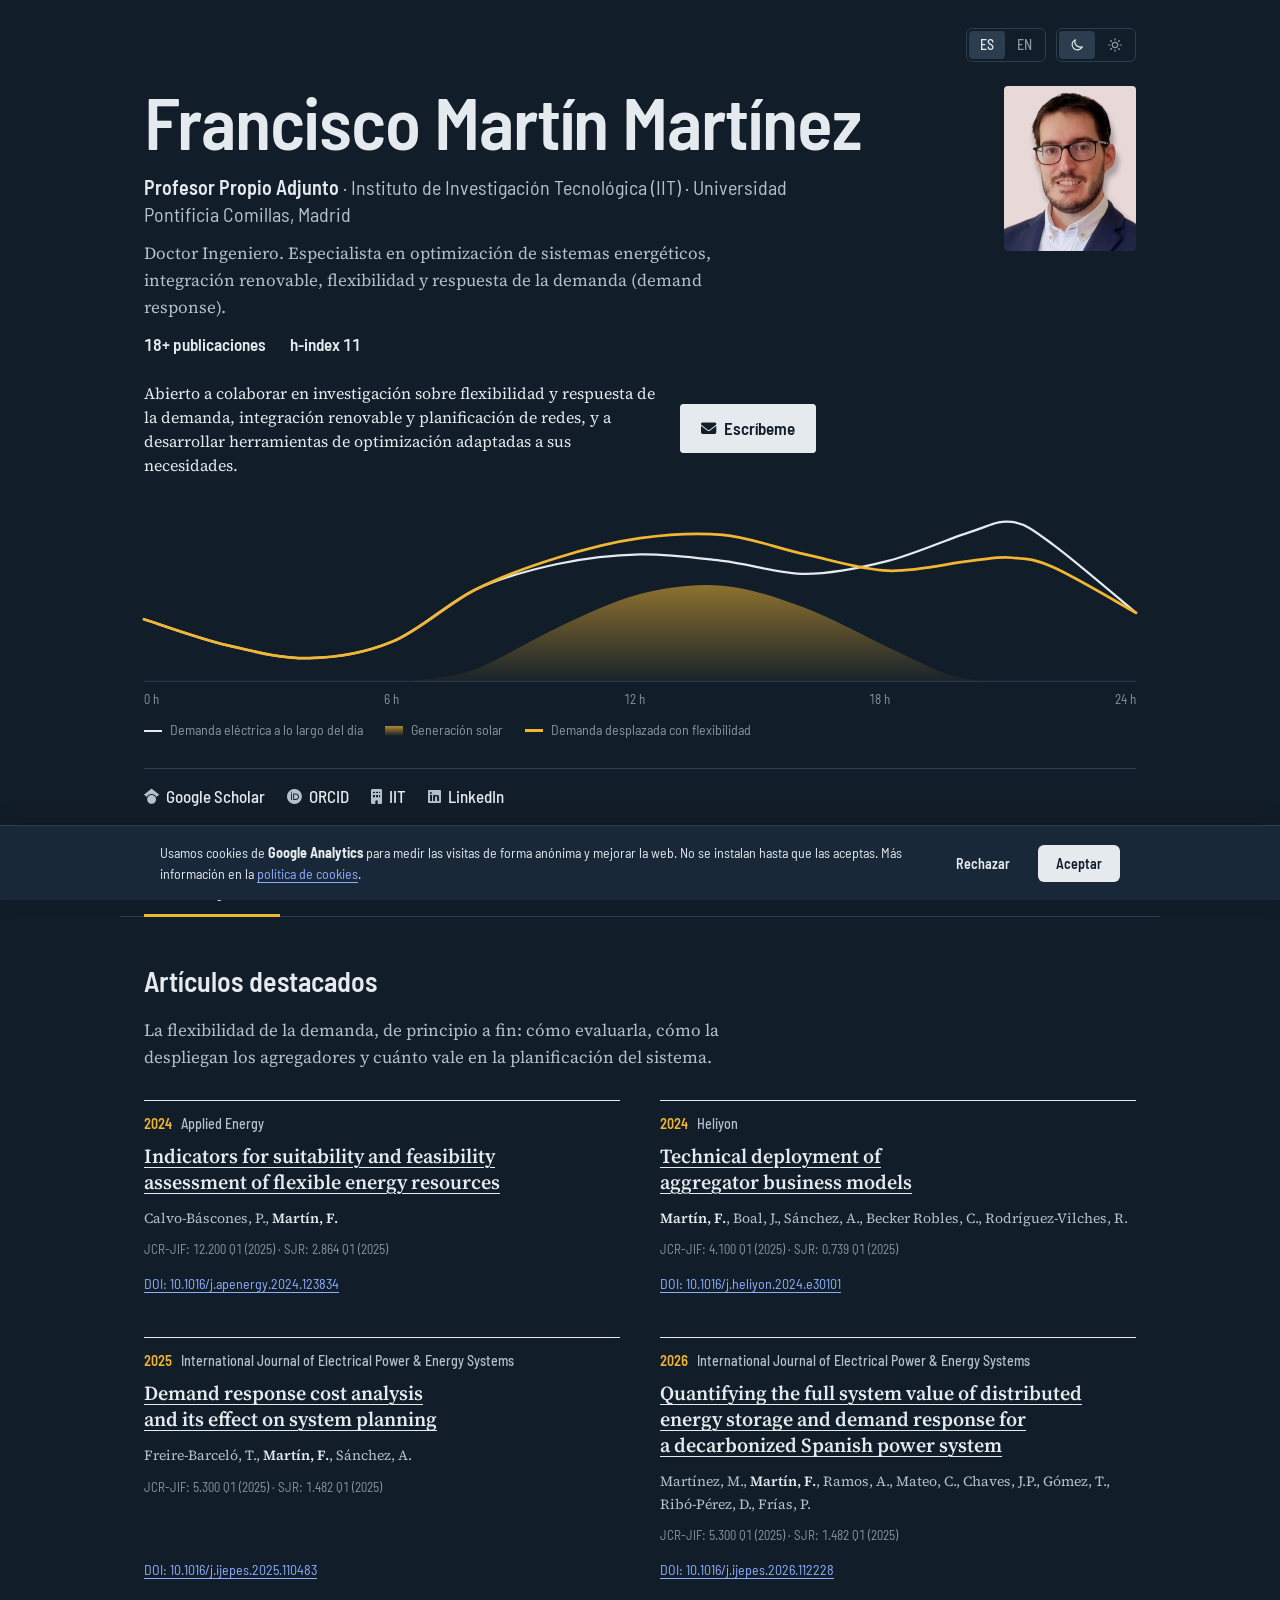
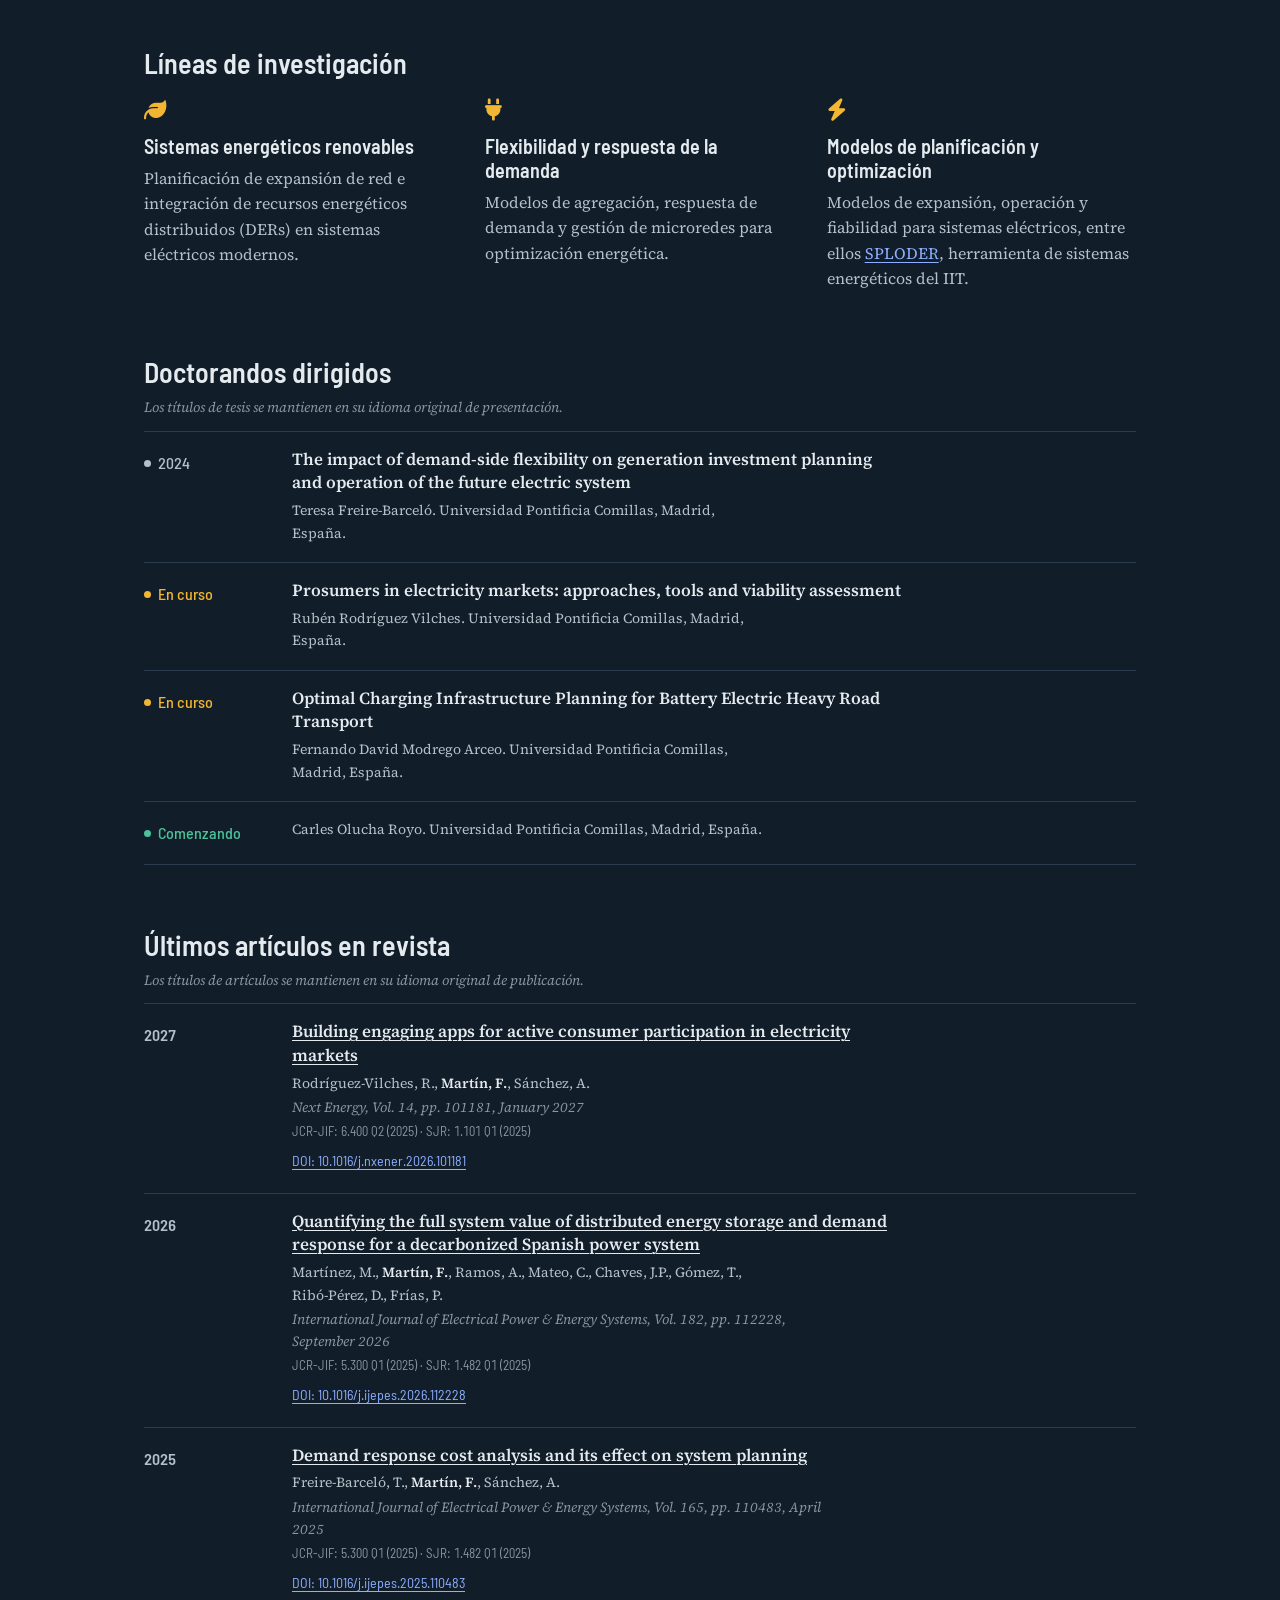
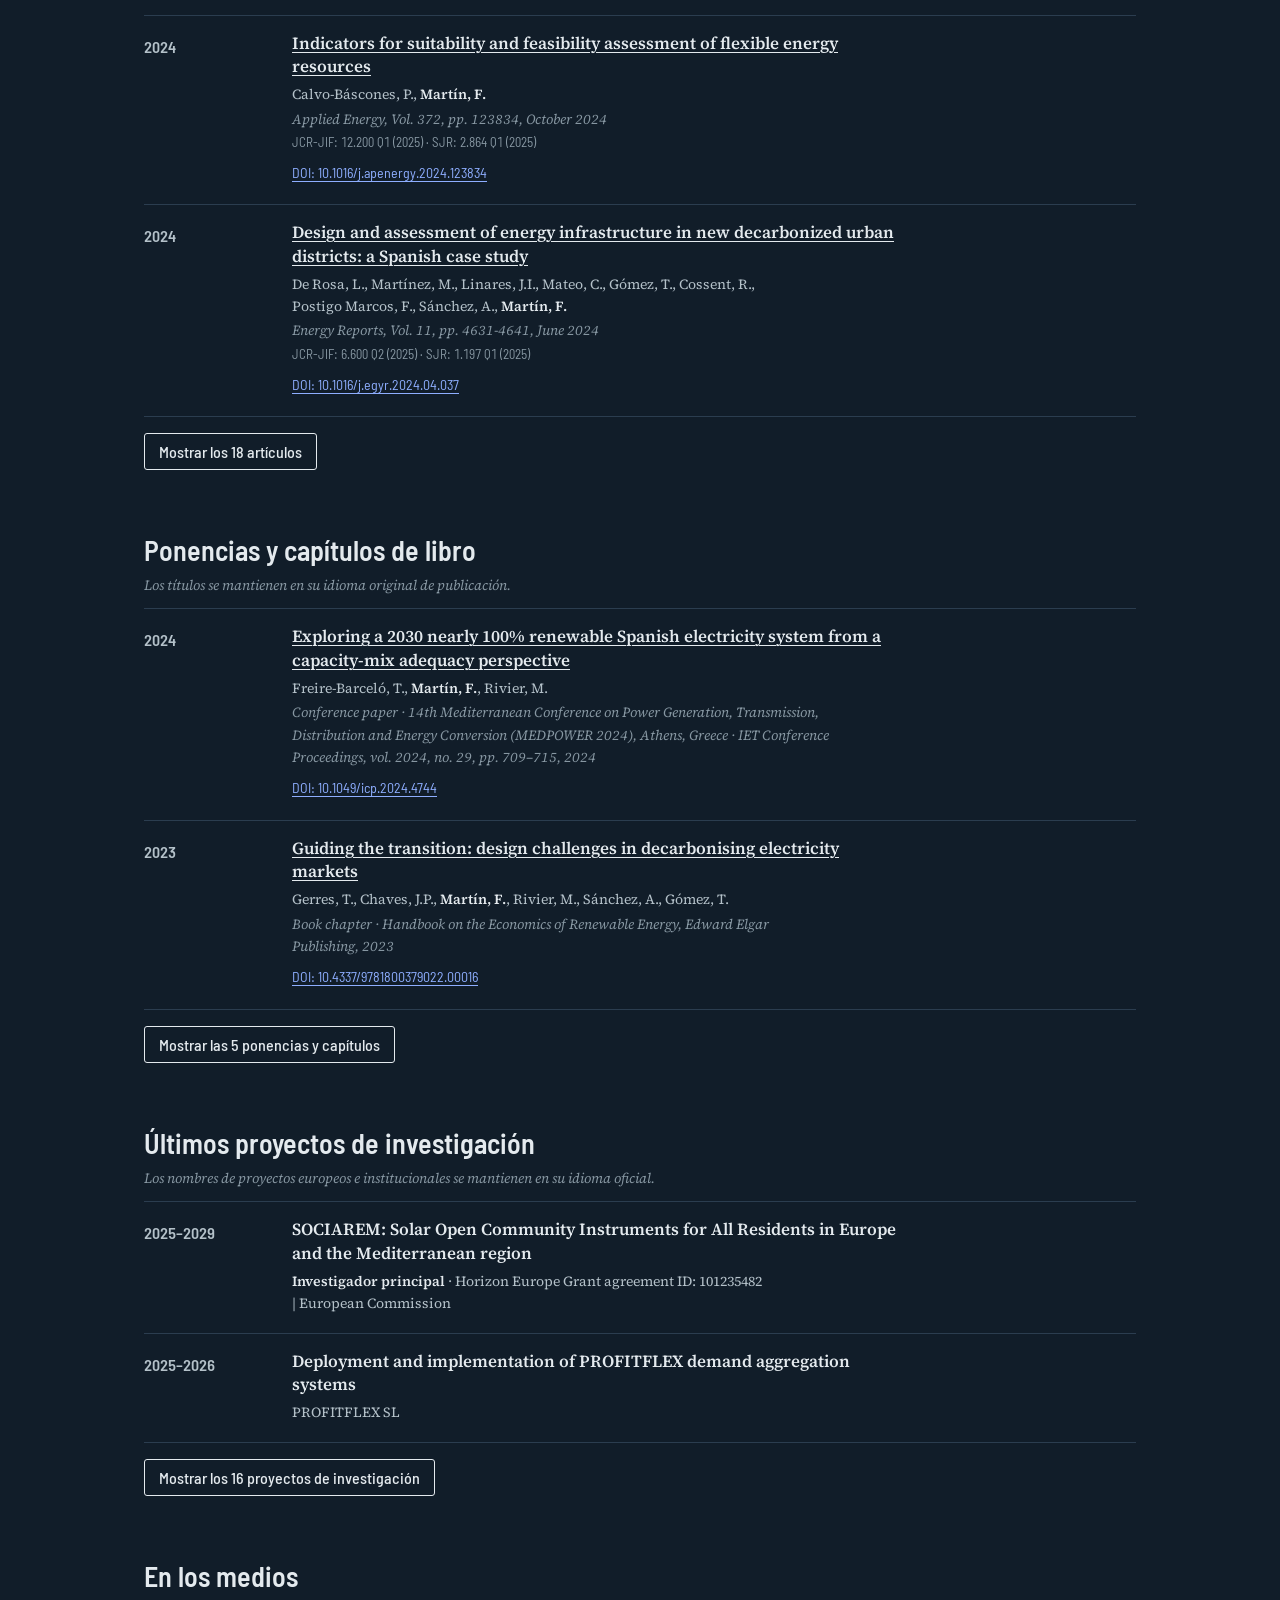
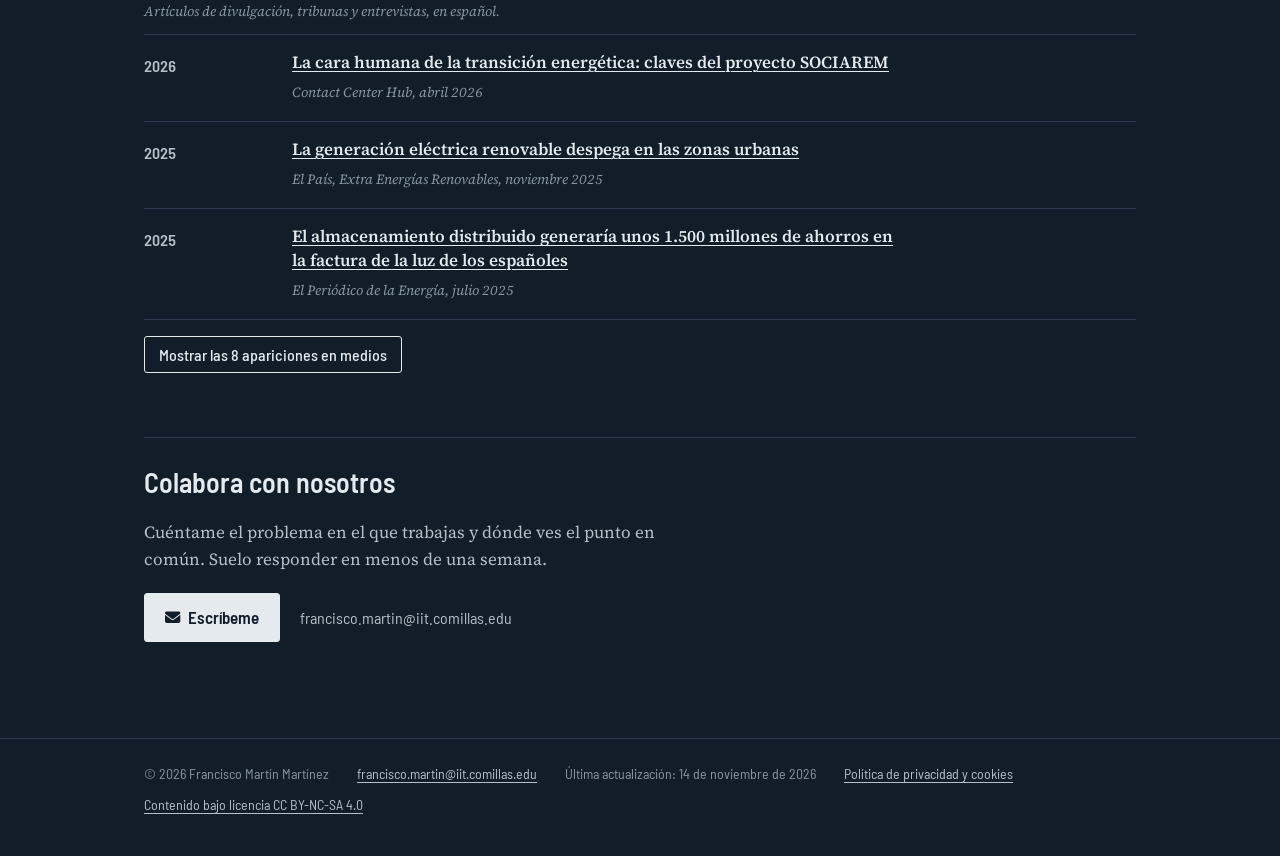
<file: index.html>
<!DOCTYPE html>
<html lang="es">
<head>
    <meta charset="UTF-8">
    <meta name="viewport" content="width=device-width, initial-scale=1.0">
    <title>Francisco Martín Martínez · Investigador en energía · IIT Comillas</title>
    <meta name="description" content="Profesor e investigador en el IIT Comillas (ICAI): respuesta y flexibilidad de la demanda (demand response), renovables y planificación energética.">
    <meta name="author" content="Francisco Martín Martínez">
    <link rel="canonical" href="https://fr4nc15co.github.io/">
    <link rel="alternate" hreflang="es" href="https://fr4nc15co.github.io/">
    <link rel="alternate" hreflang="en" href="https://fr4nc15co.github.io/en/">
    <link rel="alternate" hreflang="x-default" href="https://fr4nc15co.github.io/">
    <link rel="icon" href="data:image/svg+xml,<svg xmlns='http://www.w3.org/2000/svg' viewBox='0 0 64 64'><rect width='64' height='64' rx='14' fill='%2314263A'/><text x='32' y='44' font-size='34' font-family='Arial,sans-serif' font-weight='bold' fill='%23E0A00E' text-anchor='middle'>FM</text></svg>">
    <!-- Open Graph / Twitter -->
    <meta property="og:type" content="website">
    <meta property="og:title" content="Francisco Martín Martínez · Investigador en energía · IIT Comillas">
    <meta property="og:description" content="Profesor e investigador en el IIT Comillas (ICAI): respuesta y flexibilidad de la demanda (demand response), renovables y planificación energética.">
    <meta property="og:url" content="https://fr4nc15co.github.io/">
    <meta property="og:image" content="https://fr4nc15co.github.io/images/profile.JPG">
    <meta property="og:locale" content="es_ES">
    <meta property="og:locale:alternate" content="en_GB">
    <meta name="twitter:card" content="summary">
    <meta name="twitter:title" content="Francisco Martín Martínez · Investigador en energía · IIT Comillas">
    <meta name="twitter:description" content="Profesor e investigador en el IIT Comillas (ICAI): respuesta y flexibilidad de la demanda (demand response), renovables y planificación energética.">
    <meta name="twitter:image" content="https://fr4nc15co.github.io/images/profile.JPG">
    <!-- Datos estructurados (schema.org Person) -->
    <script type="application/ld+json">
    {
      "@context": "https://schema.org",
      "@type": "Person",
      "@id": "https://fr4nc15co.github.io/#person",
      "name": "Francisco Martín Martínez",
      "givenName": "Francisco",
      "familyName": "Martín Martínez",
      "alternateName": ["Francisco Martín", "F. Martín", "Francisco Martin-Martinez"],
      "jobTitle": "Associate Professor",
      "email": "francisco.martin@iit.comillas.edu",
      "url": "https://fr4nc15co.github.io/",
      "image": "https://fr4nc15co.github.io/images/profile.JPG",
      "identifier": "https://orcid.org/0000-0003-2968-7144",
      "affiliation": {
        "@type": "Organization",
        "name": "Institute for Research in Technology (IIT), Universidad Pontificia Comillas (ICAI)",
        "url": "https://www.iit.comillas.edu/"
      },
      "knowsAbout": [
        "Demand response",
        "Demand flexibility",
        "Distributed energy resources",
        "Electricity markets",
        "Power system planning",
        "Renewable energy integration",
        "Microgrids",
        "Energy storage",
        "Prosumers",
        "Aggregators",
        "Energy communities",
        "Energy transition",
        "Transport electrification",
        "Smart cities",
        "Microprocessors",
        "Electronic systems"
      ],
      "sameAs": [
        "https://orcid.org/0000-0003-2968-7144",
        "https://scholar.google.com/citations?user=uyrn9soAAAAJ",
        "https://www.webofscience.com/wos/author/record/AAG-8205-2019",
        "https://www.scopus.com/authid/detail.uri?authorId=57207948302",
        "https://ieeexplore.ieee.org/author/37085614408",
        "https://www.researchgate.net/profile/Francisco_Martin-Martinez2",
        "https://www.iit.comillas.edu/personas/fmartin",
        "https://web.comillas.edu/profesor/fmartin",
        "https://www.linkedin.com/in/fmartinmartinez"
      ]
    }
    </script>
    <!-- Datos estructurados (schema.org ScholarlyArticle) - publicaciones -->
    <script type="application/ld+json">
    {
      "@context": "https://schema.org",
      "@graph": [
        {
          "@type": "ScholarlyArticle",
          "name": "Building engaging apps for active consumer participation in electricity markets",
          "author": { "@id": "https://fr4nc15co.github.io/#person" },
          "datePublished": "2027",
          "isPartOf": { "@type": "Periodical", "name": "Next Energy" },
          "identifier": { "@type": "PropertyValue", "propertyID": "DOI", "value": "10.1016/j.nxener.2026.101181" },
          "sameAs": "https://doi.org/10.1016/j.nxener.2026.101181",
          "url": "https://doi.org/10.1016/j.nxener.2026.101181"
        },
        {
          "@type": "ScholarlyArticle",
          "name": "Quantifying the full system value of distributed energy storage and demand response for a decarbonized Spanish power system",
          "author": { "@id": "https://fr4nc15co.github.io/#person" },
          "datePublished": "2026",
          "isPartOf": { "@type": "Periodical", "name": "International Journal of Electrical Power & Energy Systems" },
          "identifier": { "@type": "PropertyValue", "propertyID": "DOI", "value": "10.1016/j.ijepes.2026.112228" },
          "sameAs": "https://doi.org/10.1016/j.ijepes.2026.112228",
          "url": "https://doi.org/10.1016/j.ijepes.2026.112228"
        },
        {
          "@type": "ScholarlyArticle",
          "name": "Demand response cost analysis and its effect on system planning",
          "author": { "@id": "https://fr4nc15co.github.io/#person" },
          "datePublished": "2025",
          "isPartOf": { "@type": "Periodical", "name": "International Journal of Electrical Power & Energy Systems" },
          "identifier": { "@type": "PropertyValue", "propertyID": "DOI", "value": "10.1016/j.ijepes.2025.110483" },
          "sameAs": "https://doi.org/10.1016/j.ijepes.2025.110483",
          "url": "https://doi.org/10.1016/j.ijepes.2025.110483"
        },
        {
          "@type": "ScholarlyArticle",
          "name": "Indicators for suitability and feasibility assessment of flexible energy resources",
          "author": { "@id": "https://fr4nc15co.github.io/#person" },
          "datePublished": "2024",
          "isPartOf": { "@type": "Periodical", "name": "Applied Energy" },
          "identifier": { "@type": "PropertyValue", "propertyID": "DOI", "value": "10.1016/j.apenergy.2024.123834" },
          "sameAs": "https://doi.org/10.1016/j.apenergy.2024.123834",
          "url": "https://doi.org/10.1016/j.apenergy.2024.123834"
        },
        {
          "@type": "ScholarlyArticle",
          "name": "Design and assessment of energy infrastructure in new decarbonized urban districts: a Spanish case study",
          "author": { "@id": "https://fr4nc15co.github.io/#person" },
          "datePublished": "2024",
          "isPartOf": { "@type": "Periodical", "name": "Energy Reports" },
          "identifier": { "@type": "PropertyValue", "propertyID": "DOI", "value": "10.1016/j.egyr.2024.04.037" },
          "sameAs": "https://doi.org/10.1016/j.egyr.2024.04.037",
          "url": "https://doi.org/10.1016/j.egyr.2024.04.037"
        },
        {
          "@type": "ScholarlyArticle",
          "name": "Technical deployment of aggregator business models",
          "author": { "@id": "https://fr4nc15co.github.io/#person" },
          "datePublished": "2024",
          "isPartOf": { "@type": "Periodical", "name": "Heliyon" },
          "identifier": { "@type": "PropertyValue", "propertyID": "DOI", "value": "10.1016/j.heliyon.2024.e30101" },
          "sameAs": "https://doi.org/10.1016/j.heliyon.2024.e30101",
          "url": "https://doi.org/10.1016/j.heliyon.2024.e30101"
        },
        {
          "@type": "ScholarlyArticle",
          "name": "Methodology to assess prosumer participation in European electricity markets",
          "author": { "@id": "https://fr4nc15co.github.io/#person" },
          "datePublished": "2024",
          "isPartOf": { "@type": "Periodical", "name": "Renewable & Sustainable Energy Reviews" },
          "identifier": { "@type": "PropertyValue", "propertyID": "DOI", "value": "10.1016/j.rser.2023.114179" },
          "sameAs": "https://doi.org/10.1016/j.rser.2023.114179",
          "url": "https://doi.org/10.1016/j.rser.2023.114179"
        },
        {
          "@type": "ScholarlyArticle",
          "name": "System planning with demand assets in balancing markets",
          "author": { "@id": "https://fr4nc15co.github.io/#person" },
          "datePublished": "2024",
          "isPartOf": { "@type": "Periodical", "name": "International Journal of Electrical Power & Energy Systems" },
          "identifier": { "@type": "PropertyValue", "propertyID": "DOI", "value": "10.1016/j.ijepes.2023.109747" },
          "sameAs": "https://doi.org/10.1016/j.ijepes.2023.109747",
          "url": "https://doi.org/10.1016/j.ijepes.2023.109747"
        },
        {
          "@type": "ScholarlyArticle",
          "name": "Exploring the roles of storage technologies in the Spanish electricity system with high share of renewable energy",
          "author": { "@id": "https://fr4nc15co.github.io/#person" },
          "datePublished": "2022",
          "isPartOf": { "@type": "Periodical", "name": "Energy Reports" },
          "identifier": { "@type": "PropertyValue", "propertyID": "DOI", "value": "10.1016/j.egyr.2022.03.032" },
          "sameAs": "https://doi.org/10.1016/j.egyr.2022.03.032",
          "url": "https://doi.org/10.1016/j.egyr.2022.03.032"
        },
        {
          "@type": "ScholarlyArticle",
          "name": "Storage and demand response contribution to firm capacity: analysis of the Spanish electricity system",
          "author": { "@id": "https://fr4nc15co.github.io/#person" },
          "datePublished": "2022",
          "isPartOf": { "@type": "Periodical", "name": "Energy Reports" },
          "identifier": { "@type": "PropertyValue", "propertyID": "DOI", "value": "10.1016/j.egyr.2022.08.014" },
          "sameAs": "https://doi.org/10.1016/j.egyr.2022.08.014",
          "url": "https://doi.org/10.1016/j.egyr.2022.08.014"
        },
        {
          "@type": "ScholarlyArticle",
          "name": "A literature review of explicit demand flexibility providing energy services",
          "author": { "@id": "https://fr4nc15co.github.io/#person" },
          "datePublished": "2022",
          "isPartOf": { "@type": "Periodical", "name": "Electric Power Systems Research" },
          "identifier": { "@type": "PropertyValue", "propertyID": "DOI", "value": "10.1016/j.epsr.2022.107953" },
          "sameAs": "https://doi.org/10.1016/j.epsr.2022.107953",
          "url": "https://doi.org/10.1016/j.epsr.2022.107953"
        },
        {
          "@type": "ScholarlyArticle",
          "name": "Rethinking the electricity market design: remuneration mechanisms to reach high RES shares",
          "author": { "@id": "https://fr4nc15co.github.io/#person" },
          "datePublished": "2019",
          "isPartOf": { "@type": "Periodical", "name": "Energy Policy" },
          "identifier": { "@type": "PropertyValue", "propertyID": "DOI", "value": "10.1016/j.enpol.2019.03.034" },
          "sameAs": "https://doi.org/10.1016/j.enpol.2019.03.034",
          "url": "https://doi.org/10.1016/j.enpol.2019.03.034"
        },
        {
          "@type": "ScholarlyArticle",
          "name": "Señales de precio a la inversión en un mercado eléctrico con elevada penetración de renovables",
          "author": { "@id": "https://fr4nc15co.github.io/#person" },
          "datePublished": "2019",
          "inLanguage": "es",
          "isPartOf": { "@type": "Periodical", "name": "Papeles de Energía" }
        },
        {
          "@type": "ScholarlyArticle",
          "name": "Impact of EV penetration in the interconnected urban environment of a smart city",
          "author": { "@id": "https://fr4nc15co.github.io/#person" },
          "datePublished": "2017",
          "isPartOf": { "@type": "Periodical", "name": "Energy" },
          "identifier": { "@type": "PropertyValue", "propertyID": "DOI", "value": "10.1016/j.energy.2017.12.006" },
          "sameAs": "https://doi.org/10.1016/j.energy.2017.12.006",
          "url": "https://doi.org/10.1016/j.energy.2017.12.006"
        },
        {
          "@type": "ScholarlyArticle",
          "name": "Centralized vs distributed generation. A model to assess the relevance of some thermal and electric factors",
          "author": { "@id": "https://fr4nc15co.github.io/#person" },
          "datePublished": "2017",
          "isPartOf": { "@type": "Periodical", "name": "Energy" },
          "identifier": { "@type": "PropertyValue", "propertyID": "DOI", "value": "10.1016/j.energy.2017.06.055" },
          "sameAs": "https://doi.org/10.1016/j.energy.2017.06.055",
          "url": "https://doi.org/10.1016/j.energy.2017.06.055"
        },
        {
          "@type": "ScholarlyArticle",
          "name": "Optimal planning and operation of aggregated Distributed Energy Resources with market participation",
          "author": { "@id": "https://fr4nc15co.github.io/#person" },
          "datePublished": "2016",
          "isPartOf": { "@type": "Periodical", "name": "Applied Energy" },
          "identifier": { "@type": "PropertyValue", "propertyID": "DOI", "value": "10.1016/j.apenergy.2016.08.117" },
          "sameAs": "https://doi.org/10.1016/j.apenergy.2016.08.117",
          "url": "https://doi.org/10.1016/j.apenergy.2016.08.117"
        },
        {
          "@type": "ScholarlyArticle",
          "name": "Prosumers' optimal DER investments and DR usage for thermal and electrical loads in isolated microgrids",
          "author": { "@id": "https://fr4nc15co.github.io/#person" },
          "datePublished": "2016",
          "isPartOf": { "@type": "Periodical", "name": "Electric Power Systems Research" },
          "identifier": { "@type": "PropertyValue", "propertyID": "DOI", "value": "10.1016/j.epsr.2016.05.028" },
          "sameAs": "https://doi.org/10.1016/j.epsr.2016.05.028",
          "url": "https://doi.org/10.1016/j.epsr.2016.05.028"
        },
        {
          "@type": "ScholarlyArticle",
          "name": "A literature review of microgrids: a functional layer based classification",
          "author": { "@id": "https://fr4nc15co.github.io/#person" },
          "datePublished": "2016",
          "isPartOf": { "@type": "Periodical", "name": "Renewable & Sustainable Energy Reviews" },
          "identifier": { "@type": "PropertyValue", "propertyID": "DOI", "value": "10.1016/j.rser.2016.05.025" },
          "sameAs": "https://doi.org/10.1016/j.rser.2016.05.025",
          "url": "https://doi.org/10.1016/j.rser.2016.05.025"
        },
        {
          "@type": "ScholarlyArticle",
          "name": "Exploring a 2030 nearly 100% renewable Spanish electricity system from a capacity-mix adequacy perspective",
          "author": { "@id": "https://fr4nc15co.github.io/#person" },
          "datePublished": "2024",
          "isPartOf": { "@type": "PublicationVolume", "name": "IET Conference Proceedings, vol. 2024, no. 29 (MEDPOWER 2024)" },
          "publisher": { "@type": "Organization", "name": "IET" },
          "pagination": "709-715",
          "identifier": { "@type": "PropertyValue", "propertyID": "DOI", "value": "10.1049/icp.2024.4744" },
          "sameAs": "https://doi.org/10.1049/icp.2024.4744",
          "url": "https://doi.org/10.1049/icp.2024.4744"
        },
        {
          "@type": "Chapter",
          "name": "Guiding the transition: design challenges in decarbonising electricity markets",
          "author": { "@id": "https://fr4nc15co.github.io/#person" },
          "datePublished": "2023",
          "isPartOf": { "@type": "Book", "name": "Handbook on the Economics of Renewable Energy", "publisher": { "@type": "Organization", "name": "Edward Elgar Publishing" } },
          "identifier": { "@type": "PropertyValue", "propertyID": "DOI", "value": "10.4337/9781800379022.00016" },
          "sameAs": "https://doi.org/10.4337/9781800379022.00016",
          "url": "https://doi.org/10.4337/9781800379022.00016"
        },
        {
          "@type": "ScholarlyArticle",
          "name": "The Role of Nuclear Power Plants in Electricity Systems with High RES Share",
          "author": { "@id": "https://fr4nc15co.github.io/#person" },
          "datePublished": "2019",
          "isPartOf": { "@type": "PublicationVolume", "name": "2019 IEEE Milan PowerTech" },
          "publisher": { "@type": "Organization", "name": "IEEE" },
          "identifier": { "@type": "PropertyValue", "propertyID": "DOI", "value": "10.1109/PTC.2019.8810545" },
          "sameAs": "https://doi.org/10.1109/ptc.2019.8810545",
          "url": "https://doi.org/10.1109/ptc.2019.8810545"
        },
        {
          "@type": "ScholarlyArticle",
          "name": "Optimal planning and operation of distributed energy resources considering uncertainty on EVs",
          "author": { "@id": "https://fr4nc15co.github.io/#person" },
          "datePublished": "2015",
          "isPartOf": { "@type": "PublicationVolume", "name": "2015 IEEE First International Smart Cities Conference (ISC2)" },
          "publisher": { "@type": "Organization", "name": "IEEE" },
          "identifier": { "@type": "PropertyValue", "propertyID": "DOI", "value": "10.1109/ISC2.2015.7366186" },
          "sameAs": "https://doi.org/10.1109/ISC2.2015.7366186",
          "url": "https://doi.org/10.1109/ISC2.2015.7366186"
        },
        {
          "@type": "Chapter",
          "name": "Use of Renewable Energy Systems in Smart Cities",
          "author": { "@id": "https://fr4nc15co.github.io/#person" },
          "datePublished": "2014",
          "isPartOf": { "@type": "Book", "name": "Smart Cities (Green Energy and Technology)", "publisher": { "@type": "Organization", "name": "Springer" } },
          "identifier": { "@type": "PropertyValue", "propertyID": "DOI", "value": "10.1007/978-3-319-03224-5_10" },
          "sameAs": "https://doi.org/10.1007/978-3-319-03224-5_10",
          "url": "https://doi.org/10.1007/978-3-319-03224-5_10"
        }
      ]
    }
    </script>
    <link rel="stylesheet" href="https://cdnjs.cloudflare.com/ajax/libs/font-awesome/6.7.2/css/all.min.css">
    <link rel="preconnect" href="https://fonts.googleapis.com">
    <link rel="preconnect" href="https://fonts.gstatic.com" crossorigin>
    <link rel="stylesheet" href="https://fonts.googleapis.com/css2?family=Barlow+Semi+Condensed:wght@400;500;600&family=Source+Serif+4:ital,opsz,wght@0,8..60,400;0,8..60,600;1,8..60,400&display=swap">
    <meta name="theme-color" content="#111D29">
    <script>
        /* Modo oscuro por defecto; el visitante puede cambiarlo y se recuerda */
        (function () {
            var t = 'dark';
            try { if (localStorage.getItem('theme') === 'light') t = 'light'; } catch (e) {}
            document.documentElement.dataset.theme = t;
        })();
    </script>
    <style>
        /* ---------- Tokens ---------- */
        :root {
            --paper: #111D29;  /* grid at night */
            --surface: #182838;
            --ink: #E4EAEE;
            --ink-2: #B4C1C9;
            --muted: #8797A2;
            --rule: #2B3D4F;
            --link: #8EAEFF;
            --solar: #F2B632;
            --solar-ink: #F2B632;
            --teal: #4CC29A;

            --font-display: 'Barlow Semi Condensed', 'Barlow', 'Arial Narrow', sans-serif;
            --font-text: 'Source Serif 4', Georgia, 'Times New Roman', serif;

            --step--1: 0.875rem;
            --step-0: 1.0625rem;
            --step-1: 1.25rem;
            --step-2: 1.75rem;
            --measure: 68ch;
            color-scheme: dark;
        }

        :root[data-theme="light"] {
            --paper: #F1F3F1;      /* porcelain insulator */
            --surface: #FFFFFF;
            --ink: #14263A;        /* slate ink */
            --ink-2: #3E5060;
            --muted: #5A6972;
            --rule: #CDD4D5;
            --link: #2451C7;       /* grid blue */
            --solar: #E0A00E;      /* solar amber: "live" things only */
            --solar-ink: #8A5F00;
            --teal: #1F8A70;
            color-scheme: light;
        }

        * { margin: 0; padding: 0; box-sizing: border-box; }

        html { -webkit-text-size-adjust: 100%; }

        body {
            font-family: var(--font-text);
            font-size: var(--step-0);
            line-height: 1.6;
            color: var(--ink);
            background: var(--paper);
            font-optical-sizing: auto;
        }

        a { color: var(--link); text-underline-offset: 0.18em; text-decoration-thickness: 1px; }
        a:hover { text-decoration-thickness: 2px; }

        :focus-visible {
            outline: 2px solid var(--link);
            outline-offset: 3px;
            border-radius: 2px;
        }

        .skip-link {
            position: absolute;
            left: 16px;
            top: 8px;
            z-index: 20;
            padding: 8px 14px;
            background: var(--surface);
            color: var(--ink);
            font-family: var(--font-display);
            font-weight: 600;
            border-radius: 3px;
            transform: translateY(-200%);
        }

        .skip-link:focus { transform: none; }

        /* Keep jump targets clear of the sticky tab bar */
        main, section h2, section h3 { scroll-margin-top: 72px; }
        main:focus { outline: none; }

        .container {
            max-width: 1040px;
            margin: 0 auto;
            padding: 0 24px;
        }

        /* ---------- Header ---------- */
        header {
            padding: 28px 0 0;
            position: relative;
        }

        .header-controls {
            display: flex;
            justify-content: flex-end;
            align-items: center;
            gap: 10px;
            margin-bottom: 24px;
        }

        .seg {
            display: inline-flex;
            gap: 2px;
            padding: 2px;
            border: 1px solid var(--rule);
            border-radius: 6px;
        }

        .lang-btn {
            font-family: var(--font-display);
            font-size: var(--step--1);
            font-weight: 500;
            letter-spacing: 0.02em;
            line-height: 1;
            border: 0;
            background: transparent;
            color: var(--muted);
            min-width: 36px;
            height: 28px;
            padding: 0 10px;
            border-radius: 4px;
            cursor: pointer;
            position: relative;
            text-decoration: none;
            display: inline-flex;
            align-items: center;
            justify-content: center;
            transition: color .15s ease-out, background-color .15s ease-out;
        }

        .lang-btn svg {
            width: 16px;
            height: 16px;
            fill: none;
            stroke: currentColor;
            stroke-width: 1.75;
            stroke-linecap: round;
            stroke-linejoin: round;
        }

        .lang-btn:hover { color: var(--ink); background: var(--surface); }

        .lang-btn.active,
        .lang-btn.active:hover {
            color: var(--ink);
            background: var(--rule);
        }

        .lang-btn:focus-visible { outline-offset: 1px; border-radius: 4px; }

        .lang-btn .sr-only {
            position: absolute;
            width: 1px; height: 1px;
            overflow: hidden;
            clip-path: inset(50%);
            white-space: nowrap;
        }

        .header-content {
            display: grid;
            grid-template-columns: 1fr auto;
            gap: 8px 40px;
            align-items: start;
        }

        .profile-photo {
            grid-column: 2;
            grid-row: 1;
            width: 132px;
            aspect-ratio: 4 / 5;
            border-radius: 4px;
            overflow: hidden;
            background: var(--rule);
        }

        .profile-photo img {
            width: 100%;
            height: 100%;
            object-fit: cover;
            display: block;
        }

        .header-info {
            grid-column: 1;
            grid-row: 1;
            max-width: 720px;
        }

        .header-info h1 {
            font-family: var(--font-display);
            font-weight: 600;
            font-size: clamp(2.5rem, 6.4vw, 4.6rem);
            line-height: 0.95;
            letter-spacing: -0.015em;
            color: var(--ink);
            margin-bottom: 18px;
        }

        .header-info .title {
            font-family: var(--font-display);
            font-size: var(--step-1);
            font-weight: 400;
            line-height: 1.35;
            color: var(--ink-2);
            margin-bottom: 12px;
        }

        .header-info .title strong {
            font-weight: 600;
            color: var(--ink);
        }

        .header-info .bio {
            color: var(--ink-2);
            max-width: var(--measure);
            margin-bottom: 10px;
        }

        .header-info .stats {
            display: flex;
            gap: 24px;
            flex-wrap: wrap;
            font-family: var(--font-display);
            font-size: var(--step-0);
            font-variant-numeric: tabular-nums;
        }

        .header-info .stat strong { font-weight: 600; color: var(--ink); }

        /* Collaboration invite: the page's one primary action */
        .collab {
            display: flex;
            flex-wrap: wrap;
            align-items: center;
            gap: 14px 24px;
            margin-top: 22px;
        }

        .collab p {
            flex: 1 1 30ch;
            max-width: 64ch;
            font-size: 1rem;
            line-height: 1.5;
            color: var(--ink);
        }

        /* Load curve: the one bold element */
        .load-curve {
            margin: 36px 0 6px;
        }

        .load-curve svg {
            display: block;
            width: 100%;
            height: clamp(96px, 15vw, 170px);
            overflow: visible;
        }

        .load-curve .axis { stroke: var(--rule); stroke-width: 1; }
        .load-curve .tick { fill: var(--muted); font-family: var(--font-display); font-size: 13px; }
        .load-curve .solar { fill: url(#sun); }
        .load-curve .demand { fill: none; stroke: var(--ink); stroke-width: 2.25; stroke-linecap: round; }
        .load-curve .flex { fill: none; stroke: var(--solar); stroke-width: 2.75; stroke-linecap: round; }

        .curve-ticks {
            display: flex;
            justify-content: space-between;
            font-family: var(--font-display);
            font-size: 0.8125rem;
            color: var(--muted);
            font-variant-numeric: tabular-nums;
            margin-top: 6px;
        }

        .load-curve svg path, .load-curve svg line { vector-effect: non-scaling-stroke; }

        .curve-legend {
            display: flex;
            flex-wrap: wrap;
            gap: 4px 22px;
            font-family: var(--font-display);
            font-size: var(--step--1);
            color: var(--muted);
            margin-top: 10px;
        }

        .curve-legend span { display: inline-flex; align-items: center; gap: 8px; }
        .curve-legend i { display: inline-block; width: 18px; height: 0; border-top: 2px solid var(--ink); }
        .curve-legend .k-flex i { border-top: 3px solid var(--solar); }
        .curve-legend .k-solar i { height: 10px; border: 0; background: linear-gradient(var(--solar), transparent); opacity: 0.7; }

        /* Curve sequence is driven by the inline script after the figure;
           without JS or with reduced motion the final state shows as-is. */

        /* Profiles: two that matter up front, the rest one step quieter */
        .header-links {
            display: flex;
            flex-wrap: wrap;
            align-items: baseline;
            gap: 8px 28px;
            margin: 26px 0 0;
            padding: 14px 0 18px;
            border-top: 1px solid var(--rule);
            font-family: var(--font-display);
        }

        .header-links a {
            display: inline-flex;
            align-items: center;
            gap: 7px;
            text-decoration: none;
        }

        .header-links i { font-size: 0.9em; }

        .links-primary {
            display: flex;
            flex-wrap: wrap;
            gap: 4px 22px;
            font-size: 1.0625rem;
            font-weight: 500;
        }

        .links-primary a { color: var(--ink); }
        .links-primary i { color: var(--ink-2); }

        /* details can't lay out its slotted content as flex everywhere, so keep it inline */
        .links-more {
            flex: 1 1 auto;
            font-size: 0.9375rem;
            line-height: 1.9;
        }

        .links-more summary {
            list-style: none;
            color: var(--muted);
            cursor: pointer;
            margin-right: 18px;
            display: inline-flex;
            align-items: center;
            gap: 6px;
        }

        .links-more summary::-webkit-details-marker { display: none; }

        .links-more summary::after {
            content: '';
            width: 6px;
            height: 6px;
            border-right: 1.5px solid currentColor;
            border-bottom: 1.5px solid currentColor;
            transform: translateY(-2px) rotate(45deg);
            transition: transform .2s cubic-bezier(0.16, 1, 0.3, 1);
        }

        .links-more[open] summary::after { transform: translateY(1px) rotate(-135deg); }
        .links-more summary:hover { color: var(--ink); }

        .links-more-list { display: inline; }

        .links-more a { color: var(--ink-2); margin-right: 18px; white-space: nowrap; }
        .links-more i { color: var(--muted); }

        .header-links a:hover,
        .header-links a:hover i { color: var(--link); }
        .header-links a:hover span { text-decoration: underline; }

        /* ---------- Navigation ---------- */
        .nav-tabs {
            position: sticky;
            top: 0;
            z-index: 10;
            display: flex;
            gap: 4px;
            max-width: 1040px;
            margin: 0 auto 48px;
            padding: 0 24px;
            background: var(--paper);
            border-bottom: 1px solid var(--rule);
        }

        .nav-tab {
            font-family: var(--font-display);
            font-size: 1.125rem;
            font-weight: 500;
            padding: 14px 18px 12px;
            background: transparent;
            border: 0;
            border-bottom: 3px solid transparent;
            margin-bottom: -1px;
            color: var(--muted);
            cursor: pointer;
            display: flex;
            align-items: center;
            gap: 9px;
            white-space: nowrap;
        }

        .nav-tab:first-child { padding-left: 0; }
        .nav-tab i { font-size: 0.9em; }
        .nav-tab:hover { color: var(--ink); }

        .nav-tab.active {
            color: var(--ink);
            border-bottom-color: var(--solar);
        }

        /* Sliding marker replaces the per-tab border once JS measures the tabs */
        .nav-tabs.has-indicator .nav-tab { border-bottom-color: transparent; }

        .nav-indicator {
            position: absolute;
            left: 0;
            bottom: -1px;
            width: 1px;
            height: 3px;
            background: var(--solar);
            transform-origin: 0 50%;
            pointer-events: none;
        }

        .nav-indicator.is-ready {
            transition: transform .38s cubic-bezier(0.16, 1, 0.3, 1);
        }

        /* Hover feedback eases instead of snapping */
        a { transition: color .15s ease-out, text-decoration-color .15s ease-out; }
        .nav-tab, .lang-btn, .header-links i,
        .article-item .title, .teaching-card h3 { transition: color .15s ease-out; }
        .map-wrapper iframe { transition: opacity .4s ease-out; }

        @media (prefers-reduced-motion: reduce) {
            .nav-indicator.is-ready { transition-duration: 0s; }
        }

        /* ---------- Sections ---------- */
        section { display: none; }
        section.active { display: block; }

        section h2 {
            font-family: var(--font-display);
            font-size: var(--step-2);
            font-weight: 600;
            line-height: 1.15;
            color: var(--ink);
            margin: 64px 0 20px;
            display: flex;
            align-items: baseline;
            gap: 12px;
        }

        section > h2:first-child { margin-top: 0; }

        section > p {
            max-width: var(--measure);
            color: var(--ink-2);
            margin-bottom: 16px;
        }

        .section-note {
            font-size: var(--step--1);
            color: var(--muted) !important;
            font-style: italic;
            margin: -12px 0 12px;
        }

        /* ---------- Selected papers ---------- */
        .section-lead { margin-bottom: 28px; }

        .selected-papers {
            list-style: none;
            display: grid;
            grid-template-columns: repeat(2, minmax(0, 1fr));
            gap: 40px;
        }

        .selected-paper {
            border-top: 1px solid var(--ink);
            padding-top: 14px;
            display: flex;
            flex-direction: column;
        }

        .paper-meta {
            font-family: var(--font-display);
            font-size: var(--step--1);
            font-weight: 500;
            color: var(--ink-2);
            line-height: 1.3;
        }

        .paper-year {
            font-weight: 600;
            font-variant-numeric: tabular-nums;
            color: var(--solar-ink);
            margin-right: 6px;
        }

        .selected-paper .title {
            font-family: var(--font-text);
            font-size: var(--step-1);
            font-weight: 600;
            line-height: 1.3;
            color: var(--ink);
            text-wrap: balance;
            margin: 10px 0 12px;
            transition: color .15s ease-out;
        }

        .selected-paper .title a { color: inherit; }

        .selected-paper .authors {
            font-size: var(--step--1);
            color: var(--ink-2);
            margin-bottom: 8px;
        }

        .selected-paper .authors b { font-weight: 600; color: var(--ink); }
        .selected-paper .doi-link { margin-top: auto; padding-top: 10px; }

        .selected-paper[data-clickable="1"] { cursor: pointer; }
        .selected-paper[data-clickable="1"]:hover .title { color: var(--link); }

        /* ---------- Research areas ---------- */
        .research-grid {
            display: grid;
            grid-template-columns: repeat(3, 1fr);
            gap: 32px;
        }

        .research-card h3 {
            font-family: var(--font-display);
            font-size: var(--step-1);
            font-weight: 600;
            line-height: 1.2;
            color: var(--ink);
            margin-bottom: 8px;
            display: flex;
            flex-direction: column;
            gap: 12px;
        }

        .research-card h3 i {
            font-size: 1.4rem;
            color: var(--solar-ink);
        }

        .research-card p {
            font-size: 1rem;
            color: var(--ink-2);
        }

        /* ---------- Record lists (papers, projects, CV) ---------- */
        .article-list,
        .education-list {
            border-bottom: 1px solid var(--rule);
        }

        .article-item,
        .education-item {
            display: grid;
            grid-template-columns: 7.5rem minmax(0, 1fr);
            column-gap: 28px;
            padding: 16px 0 18px;
            border-top: 1px solid var(--rule);
        }

        .article-item > *,
        .education-item > * { grid-column: 2; }

        .article-item > .year,
        .education-item > .year {
            grid-column: 1;
            grid-row: 1 / span 6;
            font-family: var(--font-display);
            font-size: 1rem;
            font-weight: 600;
            font-variant-numeric: tabular-nums;
            color: var(--ink-2);
            padding-top: 2px;
            text-wrap: balance;
        }

        .article-item .title,
        .education-item .degree {
            font-size: 1.0625rem;
            font-weight: 600;
            line-height: 1.4;
            color: var(--ink);
            max-width: var(--measure);
            margin-bottom: 4px;
        }

        .article-item .title a { color: inherit; }

        .article-item .authors,
        .education-item .institution,
        .education-item .authors {
            font-size: var(--step--1);
            color: var(--ink-2);
            max-width: var(--measure);
        }

        .article-item .authors b { font-weight: 600; color: var(--ink); }

        .article-item .venue {
            font-style: italic;
            color: var(--muted);
            margin-top: 2px;
        }

        .article-item .metrics,
        .selected-paper .metrics {
            font-family: var(--font-display);
            font-size: 0.8125rem;
            font-variant-numeric: tabular-nums;
            color: var(--muted);
            margin-top: 2px;
        }

        .doi-link { margin-top: 6px; }

        .doi-link a {
            font-family: var(--font-display);
            font-size: var(--step--1);
            word-break: break-all;
            display: inline-block;
            position: relative;
        }

        /* 44px tap height without growing the visible control */
        .lang-btn::before,
        .doi-link a::before,
        .footer-content a::before {
            content: '';
            position: absolute;
            left: 0;
            right: 0;
            top: 50%;
            height: max(100%, 44px);
            transform: translateY(-50%);
        }

        .article-item.is-hidden { display: none; }

        .article-item[data-clickable="1"] { cursor: pointer; }
        .article-item[data-clickable="1"]:hover .title { color: var(--link); }

        /* Current posts are live: amber mark on the year */
        .education-item.current > .year { color: var(--solar-ink); }

        .education-item.current > .year::before,
        .status::before {
            content: '';
            display: inline-block;
            width: 7px;
            height: 7px;
            border-radius: 50%;
            background: var(--solar);
            margin-right: 7px;
            vertical-align: 0.12em;
        }

        /* PhD status */
        .status { font-weight: 500 !important; }
        .status-done::before { background: var(--ink-2); }
        .status-progress { color: var(--solar-ink) !important; }
        .status-start { color: var(--teal) !important; }
        .status-start::before { background: var(--teal); }

        .org-group + .org-group { margin-top: 36px; }

        .org-heading {
            font-family: var(--font-display);
            font-size: var(--step-1);
            font-weight: 500;
            color: var(--ink);
            margin-bottom: 10px;
        }

        .list-toggle-wrap { margin-top: 16px; }

        /* ---------- Buttons ---------- */
        .btn {
            display: inline-flex;
            align-items: center;
            gap: 8px;
            padding: 8px 14px;
            border: 1px solid var(--ink);
            border-radius: 3px;
            color: var(--ink);
            background: transparent;
            text-decoration: none;
            font-family: var(--font-display);
            font-size: 1rem;
            font-weight: 500;
            cursor: pointer;
            transition: background-color .15s, color .15s;
        }

        .btn:hover {
            background: var(--ink);
            color: var(--paper);
        }

        .btn-primary {
            min-height: 44px;
            padding: 10px 20px;
            background: var(--ink);
            border-color: var(--ink);
            color: var(--paper);
            font-size: 1.0625rem;
            font-weight: 600;
            white-space: nowrap;
        }

        .btn-primary i { font-size: 0.9em; }

        .btn-primary:hover {
            background: var(--link);
            border-color: var(--link);
            color: var(--paper);
        }

        /* Closing invite at the end of Research */
        .collab-close {
            margin-top: 64px;
            padding-top: 28px;
            border-top: 1px solid var(--rule);
        }

        .collab-close h2 { margin-top: 0; }

        .collab-close p {
            max-width: 60ch;
            color: var(--ink-2);
            margin-bottom: 20px;
        }

        .collab-close .collab-actions {
            display: flex;
            flex-wrap: wrap;
            align-items: center;
            gap: 10px 20px;
        }

        .collab-address {
            font-family: var(--font-display);
            font-size: 1rem;
            color: var(--ink-2);
            user-select: all;
        }

        /* ---------- Teaching ---------- */
        .teaching-grid {
            display: grid;
            grid-template-columns: repeat(2, minmax(0, 1fr));
            gap: 0 40px;
        }

        .teaching-card {
            padding: 20px 0 24px;
            border-top: 1px solid var(--rule);
            display: flex;
            flex-direction: column;
            align-items: flex-start;
        }

        .teaching-card[data-clickable="1"] { cursor: pointer; }
        .teaching-card[data-clickable="1"]:hover h3 { color: var(--link); }

        .teaching-card h3 {
            font-family: var(--font-display);
            font-size: var(--step-1);
            font-weight: 600;
            line-height: 1.2;
            color: var(--ink);
            display: flex;
            align-items: baseline;
            gap: 10px;
        }

        .teaching-card h3 i { font-size: 0.9em; color: var(--muted); width: 1.1em; }

        .teaching-card .subtitle {
            font-family: var(--font-display);
            font-size: var(--step--1);
            color: var(--muted);
            margin: 2px 0 10px 1.9em;
        }

        .teaching-card p:not(.subtitle) {
            font-size: 1rem;
            color: var(--ink-2);
            margin-bottom: 16px;
            flex: 1;
        }

        .badge {
            font-family: var(--font-display);
            font-size: 1rem;
            font-weight: 500;
            color: var(--muted);
            font-variant-numeric: tabular-nums;
        }

        /* Student repositories: the only cards, because each is one clickable object */
        .tfg-grid {
            display: grid;
            grid-template-columns: repeat(auto-fill, minmax(280px, 1fr));
            gap: 14px;
        }

        .tfg-card {
            background: var(--surface);
            border: 1px solid var(--rule);
            border-radius: 6px;
            padding: 16px;
            display: flex;
            flex-direction: column;
            gap: 6px;
            cursor: pointer;
            transition: border-color .15s;
        }

        .tfg-card:hover { border-color: var(--ink-2); }
        .tfg-card > i { color: var(--muted); font-size: 1.1rem; }

        .tfg-card h3 {
            font-family: var(--font-display);
            font-size: 1.0625rem;
            font-weight: 600;
            line-height: 1.25;
            color: var(--ink);
        }

        .tfg-card p {
            font-size: 0.9375rem;
            line-height: 1.5;
            color: var(--ink-2);
            flex: 1;
        }

        .tfg-card a {
            font-family: var(--font-display);
            font-size: var(--step--1);
            display: inline-flex;
            align-items: center;
            gap: 6px;
            margin-top: 4px;
        }

        /* Map */
        .map-wrapper {
            position: relative;
            aspect-ratio: 16 / 5;
            overflow: hidden;
            border-radius: 6px;
            margin: 20px 0 0;
            border: 1px solid var(--rule);
        }

        .map-wrapper iframe {
            position: absolute;
            inset: 0;
            width: 100%;
            height: 100%;
            border: 0;
        }

        .map-consent {
            position: absolute;
            inset: 0;
            width: 100%;
            height: 100%;
            display: flex;
            flex-direction: column;
            align-items: center;
            justify-content: center;
            gap: 4px;
            cursor: pointer;
            border: 0;
            background:
                repeating-linear-gradient(0deg, transparent 0 39px, var(--rule) 39px 40px),
                repeating-linear-gradient(90deg, transparent 0 39px, var(--rule) 39px 40px),
                var(--surface);
            color: var(--ink);
            font-family: var(--font-display);
            font-size: var(--step-1);
            font-weight: 500;
        }

        .map-consent:hover span { text-decoration: underline; }
        .map-consent i { font-size: 1.5rem; color: var(--solar-ink); }
        .map-consent small { font-size: var(--step--1); font-weight: 400; color: var(--muted); }

        /* ---------- Hobbies ---------- */
        .hobbies-grid {
            display: grid;
            grid-template-columns: repeat(5, minmax(0, 1fr));
            gap: 28px;
            margin-top: 8px;
        }

        .hobby-card i { color: var(--muted); font-size: 1.2rem; margin-bottom: 8px; }

        .hobby-card h3 {
            font-family: var(--font-display);
            font-size: 1.125rem;
            font-weight: 600;
            color: var(--ink);
            margin-bottom: 2px;
        }

        .hobby-card p { font-size: 0.9375rem; color: var(--ink-2); line-height: 1.5; }

        /* ---------- Footer ---------- */
        footer {
            margin-top: 96px;
            border-top: 1px solid var(--rule);
            padding: 24px 0 40px;
        }

        .footer-content {
            max-width: 1040px;
            margin: 0 auto;
            padding: 0 24px;
            display: flex;
            flex-wrap: wrap;
            gap: 8px 28px;
            font-family: var(--font-display);
            font-size: var(--step--1);
            color: var(--muted);
        }

        .footer-content a { color: var(--ink-2); position: relative; }

        /* ---------- Responsive ---------- */
        @media (max-width: 820px) {
            .research-grid,
            .teaching-grid { grid-template-columns: 1fr; gap: 0 0; }
            .research-grid { gap: 24px; }
            .selected-papers { grid-template-columns: 1fr; gap: 32px; }
            .hobbies-grid { grid-template-columns: repeat(2, minmax(0, 1fr)); gap: 24px; }
        }

        @media (max-width: 370px) {
            .narrow-hide { display: none; }
        }

        @media (max-width: 640px) {
            .container, .nav-tabs, .footer-content { padding-left: 16px; padding-right: 16px; }
            header { padding-top: 16px; }
            .header-controls { margin-bottom: 16px; }
            /* Photo sits beside the name instead of above it */
            .header-content { grid-template-columns: minmax(0, 1fr) 64px; column-gap: 0; }
            .profile-photo { grid-column: 2; grid-row: 1; width: 64px; }
            .header-info { grid-column: 1 / -1; grid-row: 1; }
            .header-info h1 { font-size: 2.25rem; padding-right: 76px; margin-bottom: 14px; }
            .header-info .title { font-size: 1.0625rem; margin-bottom: 8px; }
            .header-info .bio,
            .collab p { font-size: 0.9375rem; line-height: 1.5; }
            .collab { margin-top: 16px; gap: 12px; }

            .load-curve { margin-top: 20px; }
            .load-curve svg { height: 64px; }
            .curve-legend { margin-top: 6px; font-size: 0.8125rem; }

            /* 44px tap targets */
            .header-links { margin-top: 16px; padding: 4px 0 8px; gap: 0 20px; }
            .header-links a,
            .links-more summary { min-height: 44px; }
            .links-more { flex-basis: 100%; line-height: 1.5; }
            .links-primary { gap: 0 16px; font-size: 1rem; }
            .nav-tab { padding: 12px 12px 10px; font-size: 1rem; }
            .nav-tab:first-child { padding-left: 0; }
            section h2 { margin-top: 48px; }

            .article-item,
            .education-item { grid-template-columns: 1fr; }
            .article-item > .year,
            .education-item > .year {
                grid-column: 1;
                grid-row: auto;
                margin-bottom: 2px;
            }
            .article-item > *,
            .education-item > * { grid-column: 1; }
            .map-wrapper { aspect-ratio: 4 / 3; }
        }
    </style>
  <!-- Google tag (gtag.js) + Consent Mode v2 -->
  <script async src="https://www.googletagmanager.com/gtag/js?id=G-M022B3BJJS"></script>
  <script>
    window.dataLayer = window.dataLayer || [];
    function gtag(){dataLayer.push(arguments);}
    // Por defecto sin consentimiento (RGPD/LSSI): no se usan cookies de analítica
    gtag('consent', 'default', {
      'ad_storage': 'denied',
      'ad_user_data': 'denied',
      'ad_personalization': 'denied',
      'analytics_storage': 'denied',
      'wait_for_update': 500
    });
    gtag('js', new Date());
    gtag('config', 'G-M022B3BJJS');
    // Aplica el consentimiento previo si el usuario ya lo dio
    try {
      if (localStorage.getItem('cookie-consent') === 'granted') {
        gtag('consent', 'update', { 'analytics_storage': 'granted' });
      }
    } catch (e) {}
  </script>
</head>
<body>
    <a class="skip-link" href="#main" data-i18n="skipLink">Saltar al contenido</a>
    <header>
        <div class="container">
            <div class="header-controls">
                <div class="seg lang-switcher" role="group" aria-label="Idioma" data-i18n-label="langLabel">
                    <a class="lang-btn active" href="/" hreflang="es" lang="es" data-lang="es" aria-current="page">ES</a>
                    <a class="lang-btn" href="/en/" hreflang="en" lang="en" data-lang="en">EN</a>
                </div>
                <div class="seg theme-switcher" role="group" aria-label="Modo de color" data-i18n-label="themeLabel">
                    <button type="button" class="lang-btn" data-theme-set="dark" aria-pressed="true"><svg viewBox="0 0 24 24" aria-hidden="true" focusable="false"><path d="M20 14.5A8 8 0 0 1 9.5 4a8 8 0 1 0 10.5 10.5z"/></svg><span class="sr-only" data-i18n="themeDark">Oscuro</span></button>
                    <button type="button" class="lang-btn" data-theme-set="light" aria-pressed="false"><svg viewBox="0 0 24 24" aria-hidden="true" focusable="false"><circle cx="12" cy="12" r="4"/><path d="M12 2.5v2M12 19.5v2M2.5 12h2M19.5 12h2M5.3 5.3l1.4 1.4M17.3 17.3l1.4 1.4M5.3 18.7l1.4-1.4M17.3 6.7l1.4-1.4"/></svg><span class="sr-only" data-i18n="themeLight">Claro</span></button>
                </div>
            </div>
            <div class="header-content">
                <div class="profile-photo">
                    <img src="/images/profile-400.jpg" srcset="/images/profile-270.jpg 270w, /images/profile-400.jpg 400w, /images/profile.JPG 755w" sizes="(max-width: 640px) 80px, 166px" alt="Francisco Martín Martínez" width="755" height="751" fetchpriority="high" decoding="async">
                </div>
                <div class="header-info">
                    <h1>Francisco Martín Martínez</h1>
                    <p class="title" data-i18n="headerTitle"><strong>Profesor Propio Adjunto</strong> · Instituto de Investigación Tecnológica (IIT) · Universidad Pontificia Comillas, Madrid</p>
                    <p class="bio" data-i18n="headerBio">Doctor Ingeniero. Especialista en optimización de sistemas energéticos, integración renovable, flexibilidad y respuesta de la demanda (<span lang="en">demand response</span>).</p>
                    <div class="stats">
                        <div class="stat" data-i18n="statPublications"><strong>18+ publicaciones</strong></div>
                        <div class="stat" data-i18n="statHindex"><strong>h-index 11</strong></div>
                    </div>
                    <div class="collab">
                        <p data-i18n="collabText">Abierto a colaborar en investigación sobre flexibilidad y respuesta de la demanda, integración renovable y planificación de redes, y a desarrollar herramientas de optimización adaptadas a sus necesidades.</p>
                        <a class="btn btn-primary" href="mailto:francisco.martin@iit.comillas.edu"><i class="fas fa-envelope" aria-hidden="true"></i> <span data-i18n="collabCta">Escríbeme</span></a>
                    </div>
                </div>
            </div>
            <figure class="load-curve" aria-labelledby="curve-caption">
                <svg viewBox="0 0 1000 152" role="img" aria-hidden="true" preserveAspectRatio="none">
                    <defs>
                        <linearGradient id="sun" x1="0" y1="0" x2="0" y2="1">
                            <stop offset="0" stop-color="var(--solar)" stop-opacity="0.55"/>
                            <stop offset="1" stop-color="var(--solar)" stop-opacity="0.04"/>
                        </linearGradient>
                    </defs>
                    <line class="axis" x1="0" y1="150.5" x2="1000" y2="150.5"/>
                    <path class="solar" d="M270.8,150.0 C281.2,148.3 309.0,147.9 333.3,140.0 C357.6,132.1 388.9,113.8 416.7,102.5 C444.4,91.2 472.2,78.8 500.0,72.5 C527.8,66.2 555.6,62.9 583.3,65.0 C611.1,67.1 638.9,75.8 666.7,85.0 C694.4,94.2 725.7,110.0 750.0,120.0 C774.3,130.0 795.1,140.0 812.5,145.0 C829.9,150.0 847.2,149.2 854.2,150.0 Z"/>
                    <g transform="matrix(1 0 0 2.32 0 -50)">
                    <path class="demand" d="M0.0,62.5 C13.9,64.2 55.6,70.0 83.3,72.5 C111.1,75.0 138.9,77.7 166.7,77.5 C194.4,77.3 222.2,75.6 250.0,71.2 C277.8,66.9 305.6,56.2 333.3,51.2 C361.1,46.2 388.9,43.5 416.7,41.2 C444.4,39.0 472.2,37.7 500.0,37.5 C527.8,37.3 555.6,38.8 583.3,40.0 C611.1,41.2 638.9,45.0 666.7,45.0 C694.4,45.0 722.2,42.7 750.0,40.0 C777.8,37.3 812.5,31.2 833.3,28.8 C854.2,26.2 861.1,24.2 875.0,25.0 C888.9,25.8 895.8,27.9 916.7,33.8 C937.5,39.6 986.1,55.6 1000.0,60.0"/>
                    <path class="flex" d="M0.0,62.5 C13.9,64.2 55.6,70.0 83.3,72.5 C111.1,75.0 138.9,77.7 166.7,77.5 C194.4,77.3 222.2,75.6 250.0,71.2 C277.8,66.9 305.6,56.7 333.3,51.2 C361.1,45.8 388.9,42.1 416.7,38.8 C444.4,35.4 472.2,32.7 500.0,31.2 C527.8,29.8 555.6,29.0 583.3,30.0 C611.1,31.0 638.9,35.2 666.7,37.5 C694.4,39.8 722.2,43.3 750.0,43.8 C777.8,44.2 812.5,40.8 833.3,40.0 C854.2,39.2 861.1,38.3 875.0,38.8 C888.9,39.2 895.8,39.0 916.7,42.5 C937.5,46.0 986.1,57.1 1000.0,60.0"/>
                    </g>
                </svg>
                <div class="curve-ticks" aria-hidden="true"><span>0 h</span><span>6 h</span><span>12 h</span><span>18 h</span><span>24 h</span></div>
                <figcaption class="curve-legend" id="curve-caption">
                    <span><i></i><span data-i18n="curveDemand">Demanda eléctrica a lo largo del día</span></span>
                    <span class="k-solar"><i></i><span data-i18n="curveSolar">Generación solar</span></span>
                    <span class="k-flex"><i></i><span data-i18n="curveFlex">Demanda desplazada con flexibilidad</span></span>
                </figcaption>
            </figure>
            <script>
                // Load-curve sequence: the day sweeps 0 h to 24 h revealing demand and solar,
                // then the flexible curve peels off the demand line into its shifted shape.
                (function () {
                    if (!window.matchMedia || window.matchMedia('(prefers-reduced-motion: reduce)').matches) return;
                    var svg = document.querySelector('.load-curve svg');
                    var demand = svg && svg.querySelector('.demand');
                    var flex = svg && svg.querySelector('.flex');
                    if (!demand || !flex) return;

                    var NUM = /-?\d+(?:\.\d+)?/g;
                    var from = demand.getAttribute('d').match(NUM).map(Number);
                    var to = flex.getAttribute('d').match(NUM).map(Number);
                    var parts = flex.getAttribute('d').split(NUM);
                    if (from.length !== to.length) return;

                    var ns = 'http://www.w3.org/2000/svg';
                    var clip = document.createElementNS(ns, 'clipPath');
                    clip.id = 'day-sweep';
                    var rect = document.createElementNS(ns, 'rect');
                    rect.setAttribute('x', '-10');
                    rect.setAttribute('y', '-40');
                    rect.setAttribute('height', '240');
                    rect.setAttribute('width', '0');
                    clip.appendChild(rect);
                    svg.querySelector('defs').appendChild(clip);

                    var solar = svg.querySelector('.solar');
                    var group = demand.parentNode;
                    solar.setAttribute('clip-path', 'url(#day-sweep)');
                    group.setAttribute('clip-path', 'url(#day-sweep)');

                    var build = function (t) {
                        var out = parts[0];
                        for (var i = 0; i < from.length; i++) {
                            out += (from[i] + (to[i] - from[i]) * t).toFixed(1) + parts[i + 1];
                        }
                        return out;
                    };
                    var finalD = flex.getAttribute('d');
                    flex.setAttribute('d', build(0));
                    flex.style.opacity = '0';

                    var inOut = function (t) { return t < 0.5 ? 4 * t * t * t : 1 - Math.pow(-2 * t + 2, 3) / 2; };
                    var outExpo = function (t) { return t === 1 ? 1 : 1 - Math.pow(2, -10 * t); };
                    var SWEEP_AT = 150, SWEEP = 1150, MORPH_AT = 1150, MORPH = 1100;
                    var start = null;

                    var finish = function () {
                        rect.setAttribute('width', '1020');
                        solar.removeAttribute('clip-path');
                        group.removeAttribute('clip-path');
                        flex.setAttribute('d', finalD);
                        flex.style.opacity = '';
                    };

                    var frame = function (now) {
                        if (start === null) start = now;
                        var e = now - start;
                        var s = Math.min(Math.max((e - SWEEP_AT) / SWEEP, 0), 1);
                        rect.setAttribute('width', String(inOut(s) * 1020));
                        var m = Math.min(Math.max((e - MORPH_AT) / MORPH, 0), 1);
                        if (m > 0) {
                            flex.style.opacity = String(Math.min(m * 5, 1));
                            flex.setAttribute('d', build(outExpo(m)));
                        }
                        if (m < 1) requestAnimationFrame(frame); else finish();
                    };
                    // A hidden tab never paints: jump to the end instead of animating unseen.
                    if (document.visibilityState === 'hidden') { finish(); return; }
                    requestAnimationFrame(frame);
                })();
            </script>
            <nav class="header-links" aria-label="Perfiles" data-i18n-label="profilesLabel">
                <div class="links-primary">
                    <a href="https://scholar.google.com/citations?user=uyrn9soAAAAJ" target="_blank" rel="noopener"><i class="fab fa-google-scholar" aria-hidden="true"></i> <span><span class="narrow-hide">Google </span>Scholar</span></a>
                    <a href="https://orcid.org/0000-0003-2968-7144" target="_blank" rel="noopener"><i class="fab fa-orcid" aria-hidden="true"></i> <span>ORCID</span></a>
                    <a href="https://www.iit.comillas.edu/personas/fmartin" target="_blank" rel="noopener"><i class="fas fa-building" aria-hidden="true"></i> <span>IIT</span></a>
                    <a href="https://www.linkedin.com/in/fmartinmartinez" target="_blank" rel="noopener"><i class="fab fa-linkedin" aria-hidden="true"></i> <span>LinkedIn</span></a>
                </div>
                <details class="links-more" open>
                    <summary data-i18n="moreProfiles">Más perfiles</summary>
                    <div class="links-more-list">
                        <a href="https://www.researchgate.net/profile/Francisco_Martin-Martinez2" target="_blank" rel="noopener"><i class="fab fa-researchgate" aria-hidden="true"></i> <span>ResearchGate</span></a>
                        <a href="https://www.scopus.com/authid/detail.uri?authorId=57207948302" target="_blank" rel="noopener"><i class="fas fa-chart-bar" aria-hidden="true"></i> <span>Scopus</span></a>
                        <a href="https://www.webofscience.com/wos/author/record/AAG-8205-2019" target="_blank" rel="noopener"><i class="fas fa-book" aria-hidden="true"></i> <span>Researcher ID</span></a>
                        <a href="https://ieeexplore.ieee.org/author/37085614408" target="_blank" rel="noopener"><i class="fas fa-microchip" aria-hidden="true"></i> <span>IEEE</span></a>
                        <a href="https://github.com/fr4nc15co" target="_blank" rel="noopener"><i class="fab fa-github" aria-hidden="true"></i> <span>GitHub</span></a>
                        <a href="https://web.comillas.edu/profesor/fmartin" target="_blank" rel="noopener"><i class="fas fa-building-columns" aria-hidden="true"></i> <span>Comillas</span></a>
                    </div>
                </details>
            </nav>
        </div>
    </header>

    <div class="nav-tabs" role="tablist" aria-label="Secciones" data-i18n-label="tabsLabel">
        <button class="nav-tab active" type="button" role="tab" id="tab-research" aria-controls="research" aria-selected="true" data-section="research" data-hash="research">
            <i class="fas fa-flask" aria-hidden="true"></i> <span data-i18n="tabResearch">Investigación</span>
        </button>
        <button class="nav-tab" type="button" role="tab" id="tab-teaching" aria-controls="teaching" aria-selected="false" tabindex="-1" data-section="teaching" data-hash="teaching">
            <i class="fas fa-chalkboard-user" aria-hidden="true"></i> <span data-i18n="tabTeaching">Docencia</span>
        </button>
        <button class="nav-tab" type="button" role="tab" id="tab-education" aria-controls="education" aria-selected="false" tabindex="-1" data-section="education" data-hash="cv">
            <i class="fas fa-book" aria-hidden="true"></i> <span data-i18n="tabCv">CV</span>
        </button>
    </div>

    <main class="container" id="main" tabindex="-1">
        <div class="sections">
            <!-- Research Section -->
            <section id="research" class="active" role="tabpanel" aria-labelledby="tab-research">
                <h2 data-i18n="selectedHeading">Artículos destacados</h2>
                <p class="section-lead" data-i18n="selectedLead">La flexibilidad de la demanda, de principio a fin: cómo evaluarla, cómo la despliegan los agregadores y cuánto vale en la planificación del sistema.</p>
                <ol class="selected-papers">
                    <li class="selected-paper">
                        <div class="paper-meta"><span class="paper-year">2024</span> Applied Energy</div>
                        <h3 class="title"><a href="https://doi.org/10.1016/j.apenergy.2024.123834" target="_blank" rel="noopener">Indicators for suitability and feasibility assessment of flexible energy resources</a></h3>
                        <div class="authors">Calvo-Báscones, P., <b>Martín, F.</b></div>
                        <div class="metrics">JCR-JIF: 12.200 Q1 (2025) · SJR: 2.864 Q1 (2025)</div>
                        <div class="doi-link"><a href="https://doi.org/10.1016/j.apenergy.2024.123834" target="_blank" rel="noopener" tabindex="-1">DOI: 10.1016/j.apenergy.2024.123834</a></div>
                    </li>
                    <li class="selected-paper">
                        <div class="paper-meta"><span class="paper-year">2024</span> Heliyon</div>
                        <h3 class="title"><a href="https://doi.org/10.1016/j.heliyon.2024.e30101" target="_blank" rel="noopener">Technical deployment of aggregator business models</a></h3>
                        <div class="authors"><b>Martín, F.</b>, Boal, J., Sánchez, A., Becker Robles, C., Rodríguez-Vilches, R.</div>
                        <div class="metrics">JCR-JIF: 4.100 Q1 (2025) · SJR: 0.739 Q1 (2025)</div>
                        <div class="doi-link"><a href="https://doi.org/10.1016/j.heliyon.2024.e30101" target="_blank" rel="noopener" tabindex="-1">DOI: 10.1016/j.heliyon.2024.e30101</a></div>
                    </li>
                    <li class="selected-paper">
                        <div class="paper-meta"><span class="paper-year">2025</span> International Journal of Electrical Power & Energy Systems</div>
                        <h3 class="title"><a href="https://doi.org/10.1016/j.ijepes.2025.110483" target="_blank" rel="noopener">Demand response cost analysis and its effect on system planning</a></h3>
                        <div class="authors">Freire-Barceló, T., <b>Martín, F.</b>, Sánchez, A.</div>
                        <div class="metrics">JCR-JIF: 5.300 Q1 (2025) · SJR: 1.482 Q1 (2025)</div>
                        <div class="doi-link"><a href="https://doi.org/10.1016/j.ijepes.2025.110483" target="_blank" rel="noopener" tabindex="-1">DOI: 10.1016/j.ijepes.2025.110483</a></div>
                    </li>
                    <li class="selected-paper">
                        <div class="paper-meta"><span class="paper-year">2026</span> International Journal of Electrical Power & Energy Systems</div>
                        <h3 class="title"><a href="https://doi.org/10.1016/j.ijepes.2026.112228" target="_blank" rel="noopener">Quantifying the full system value of distributed energy storage and demand response for a decarbonized Spanish power system</a></h3>
                        <div class="authors">Martínez, M., <b>Martín, F.</b>, Ramos, A., Mateo, C., Chaves, J.P., Gómez, T., Ribó-Pérez, D., Frías, P.</div>
                        <div class="metrics">JCR-JIF: 5.300 Q1 (2025) · SJR: 1.482 Q1 (2025)</div>
                        <div class="doi-link"><a href="https://doi.org/10.1016/j.ijepes.2026.112228" target="_blank" rel="noopener" tabindex="-1">DOI: 10.1016/j.ijepes.2026.112228</a></div>
                    </li>
                </ol>

                <h2 data-i18n="researchHeading">Líneas de investigación</h2>
                <div class="research-grid">
                    <div class="research-card no-effect">
                        <h3 data-i18n="cardRenewTitle"><i class="fas fa-leaf" aria-hidden="true"></i> Sistemas energéticos renovables</h3>
                        <p data-i18n="cardRenewDesc">Planificación de expansión de red e integración de recursos energéticos distribuidos (DERs) en sistemas eléctricos modernos.</p>
                    </div>
                    <div class="research-card no-effect">
                        <h3 data-i18n="cardFlexTitle"><i class="fas fa-plug" aria-hidden="true"></i> Flexibilidad y respuesta de la demanda</h3>
                        <p data-i18n="cardFlexDesc">Modelos de agregación, respuesta de demanda y gestión de microredes para optimización energética.</p>
                    </div>
                    <div class="research-card no-effect">
                        <h3 data-i18n="cardOptTitle"><i class="fas fa-bolt" aria-hidden="true"></i> Modelos de planificación y optimización</h3>
                        <p data-i18n="cardOptDesc">Modelos de expansión, operación y fiabilidad para sistemas eléctricos, entre ellos <a href="https://www.iit.comillas.edu/ofertas_tecnologicas/3" target="_blank" rel="noopener noreferrer">SPLODER</a>, herramienta de sistemas energéticos del IIT.</p>
                    </div>
                </div>

                <h2 data-i18n="phdHeading">Doctorandos dirigidos</h2>
                <p class="section-note" data-i18n="phdNote">Los títulos de tesis se mantienen en su idioma original de presentación.</p>
                <div class="article-list">
                    <div class="article-item">
                        <div class="year status status-done">2024</div>
                        <div class="title">The impact of demand-side flexibility on generation investment planning and operation of the future electric system</div>
                        <div class="authors">Teresa Freire-Barceló. Universidad Pontificia Comillas, Madrid, España.</div>
                    </div>
                    <div class="article-item">
                        <div class="year status status-progress" data-i18n="phdInProgress">En curso</div>
                        <div class="title">Prosumers in electricity markets: approaches, tools and viability assessment</div>
                        <div class="authors">Rubén Rodríguez Vilches. Universidad Pontificia Comillas, Madrid, España.</div>
                    </div>
                    <div class="article-item">
                        <div class="year status status-progress" data-i18n="phdInProgress">En curso</div>
                        <div class="title">Optimal Charging Infrastructure Planning for Battery Electric Heavy Road Transport</div>
                        <div class="authors">Fernando David Modrego Arceo.  Universidad Pontificia Comillas, Madrid, España.</div>
                    </div>
                    <div class="article-item">
                        <div class="year status status-start" data-i18n="phdStarting">Comenzando</div>
                        <div class="authors">Carles Olucha Royo.  Universidad Pontificia Comillas, Madrid, España.</div>
                    </div>
                </div>

                <h2 data-i18n="journalHeading">Últimos artículos en revista</h2>
                <p class="section-note" data-i18n="journalNote">Los títulos de artículos se mantienen en su idioma original de publicación.</p>
                <div class="article-list" id="journal-articles-list">
                    <div class="article-item">
                        <div class="year">2027</div>
                        <div class="title"><a href="https://doi.org/10.1016/j.nxener.2026.101181" target="_blank" rel="noopener">Building engaging apps for active consumer participation in electricity markets</a></div>
                        <div class="authors">Rodríguez-Vilches, R., <b>Martín, F.</b>, Sánchez, A.</div>
                        <div class="authors venue">Next Energy, Vol. 14, pp. 101181, January 2027</div>
                        <div class="metrics">JCR-JIF: 6.400 Q2 (2025) · SJR: 1.101 Q1 (2025)</div><div class="doi-link"><a href="https://doi.org/10.1016/j.nxener.2026.101181" target="_blank" rel="noopener" tabindex="-1">DOI: 10.1016/j.nxener.2026.101181</a></div>
                    </div>
                    <div class="article-item">
                        <div class="year">2026</div>
                        <div class="title"><a href="https://doi.org/10.1016/j.ijepes.2026.112228" target="_blank" rel="noopener">Quantifying the full system value of distributed energy storage and demand response for a decarbonized Spanish power system</a></div>
                        <div class="authors">Martínez, M., <b>Martín, F.</b>, Ramos, A., Mateo, C., Chaves, J.P., Gómez, T., Ribó-Pérez, D., Frías, P.</div>
                        <div class="authors venue">International Journal of Electrical Power & Energy Systems, Vol. 182, pp. 112228, September 2026</div>
                        <div class="metrics">JCR-JIF: 5.300 Q1 (2025) · SJR: 1.482 Q1 (2025)</div><div class="doi-link"><a href="https://doi.org/10.1016/j.ijepes.2026.112228" target="_blank" rel="noopener" tabindex="-1">DOI: 10.1016/j.ijepes.2026.112228</a></div>
                    </div>
                    <div class="article-item">
                        <div class="year">2025</div>
                        <div class="title"><a href="https://doi.org/10.1016/j.ijepes.2025.110483" target="_blank" rel="noopener">Demand response cost analysis and its effect on system planning</a></div>
                        <div class="authors">Freire-Barceló, T., <b>Martín, F.</b>, Sánchez, A.</div>
                        <div class="authors venue">International Journal of Electrical Power & Energy Systems, Vol. 165, pp. 110483, April 2025</div>
                        <div class="metrics">JCR-JIF: 5.300 Q1 (2025) · SJR: 1.482 Q1 (2025)</div><div class="doi-link"><a href="https://doi.org/10.1016/j.ijepes.2025.110483" target="_blank" rel="noopener" tabindex="-1">DOI: 10.1016/j.ijepes.2025.110483</a></div>
                    </div>
                    <div class="article-item">
                        <div class="year">2024</div>
                        <div class="title"><a href="https://doi.org/10.1016/j.apenergy.2024.123834" target="_blank" rel="noopener">Indicators for suitability and feasibility assessment of flexible energy resources</a></div>
                        <div class="authors">Calvo-Báscones, P., <b>Martín, F.</b></div>
                        <div class="authors venue">Applied Energy, Vol. 372, pp. 123834, October 2024</div>
                        <div class="metrics">JCR-JIF: 12.200 Q1 (2025) · SJR: 2.864 Q1 (2025)</div><div class="doi-link"><a href="https://doi.org/10.1016/j.apenergy.2024.123834" target="_blank" rel="noopener" tabindex="-1">DOI: 10.1016/j.apenergy.2024.123834</a></div>
                    </div>
                    <div class="article-item">
                        <div class="year">2024</div>
                        <div class="title"><a href="https://doi.org/10.1016/j.egyr.2024.04.037" target="_blank" rel="noopener">Design and assessment of energy infrastructure in new decarbonized urban districts: a Spanish case study</a></div>
                        <div class="authors">De Rosa, L., Martínez, M., Linares, J.I., Mateo, C., Gómez, T., Cossent, R., Postigo Marcos, F., Sánchez, A., <b>Martín, F.</b></div>
                        <div class="authors venue">Energy Reports, Vol. 11, pp. 4631-4641, June 2024</div>
                        <div class="metrics">JCR-JIF: 6.600 Q2 (2025) · SJR: 1.197 Q1 (2025)</div><div class="doi-link"><a href="https://doi.org/10.1016/j.egyr.2024.04.037" target="_blank" rel="noopener" tabindex="-1">DOI: 10.1016/j.egyr.2024.04.037</a></div>
                    </div>
                    <div class="article-item">
                        <div class="year">2024</div>
                        <div class="title"><a href="https://doi.org/10.1016/j.heliyon.2024.e30101" target="_blank" rel="noopener">Technical deployment of aggregator business models</a></div>
                        <div class="authors"><b>Martín, F.</b>, Boal, J., Sánchez, A., Becker Robles, C., Rodríguez-Vilches, R.</div>
                        <div class="authors venue">Heliyon, Vol. 10, No. 9, pp. e30101, May 2024</div>
                        <div class="metrics">JCR-JIF: 4.100 Q1 (2025) · SJR: 0.739 Q1 (2025)</div><div class="doi-link"><a href="https://doi.org/10.1016/j.heliyon.2024.e30101" target="_blank" rel="noopener" tabindex="-1">DOI: 10.1016/j.heliyon.2024.e30101</a></div>
                    </div>
                    <div class="article-item">
                        <div class="year">2024</div>
                        <div class="title"><a href="https://doi.org/10.1016/j.rser.2023.114179" target="_blank" rel="noopener">Methodology to assess prosumer participation in European electricity markets</a></div>
                        <div class="authors">Rodríguez-Vilches, R., <b>Martín, F.</b>, Sánchez, A., Gutiérrez de la Cámara, J.R., Muñoz Delgado, S.</div>
                        <div class="authors venue">Renewable & Sustainable Energy Reviews, Vol. 191, pp. 114179, March 2024</div>
                        <div class="metrics">JCR-JIF: 18.000 Q1 (2025) · SJR: 3.995 Q1 (2025)</div><div class="doi-link"><a href="https://doi.org/10.1016/j.rser.2023.114179" target="_blank" rel="noopener" tabindex="-1">DOI: 10.1016/j.rser.2023.114179</a></div>
                    </div>
                    <div class="article-item">
                        <div class="year">2024</div>
                        <div class="title"><a href="https://doi.org/10.1016/j.ijepes.2023.109747" target="_blank" rel="noopener">System planning with demand assets in balancing markets</a></div>
                        <div class="authors">Freire-Barceló, T., <b>Martín, F.</b>, Sánchez, A.</div>
                        <div class="authors venue">International Journal of Electrical Power & Energy Systems, Vol. 156, pp. 109747, February 2024</div>
                        <div class="metrics">JCR-JIF: 5.300 Q1 (2025) · SJR: 1.482 Q1 (2025)</div><div class="doi-link"><a href="https://doi.org/10.1016/j.ijepes.2023.109747" target="_blank" rel="noopener" tabindex="-1">DOI: 10.1016/j.ijepes.2023.109747</a></div>
                    </div>
                    <div class="article-item">
                        <div class="year">2022</div>
                        <div class="title"><a href="https://doi.org/10.1016/j.egyr.2022.03.032" target="_blank" rel="noopener">Exploring the roles of storage technologies in the Spanish electricity system with high share of renewable energy</a></div>
                        <div class="authors">Huclin, S., Chaves, J.P., Ramos, A., Rivier, M., Freire-Barceló, T., <b>Martín, F.</b>, Gómez, T., Sánchez, A.</div>
                        <div class="authors venue">Energy Reports, Vol. 8, pp. 4041-4057, November 2022</div>
                        <div class="metrics">JCR-JIF: 6.600 Q2 (2025) · SJR: 1.197 Q1 (2025)</div><div class="doi-link"><a href="https://doi.org/10.1016/j.egyr.2022.03.032" target="_blank" rel="noopener" tabindex="-1">DOI: 10.1016/j.egyr.2022.03.032</a></div>
                    </div>
                    <div class="article-item">
                        <div class="year">2022</div>
                        <div class="title"><a href="https://doi.org/10.1016/j.egyr.2022.08.014" target="_blank" rel="noopener">Storage and demand response contribution to firm capacity: analysis of the Spanish electricity system</a></div>
                        <div class="authors">Freire-Barceló, T., <b>Martín, F.</b>, Sánchez, A., Rivier, M., Gómez, T., Huclin, S., Chaves, J.P., Ramos, A.</div>
                        <div class="authors venue">Energy Reports, Vol. 8, pp. 10546-10560, November 2022</div>
                        <div class="metrics">JCR-JIF: 6.600 Q2 (2025) · SJR: 1.197 Q1 (2025)</div><div class="doi-link"><a href="https://doi.org/10.1016/j.egyr.2022.08.014" target="_blank" rel="noopener" tabindex="-1">DOI: 10.1016/j.egyr.2022.08.014</a></div>
                    </div>
                    <div class="article-item">
                        <div class="year">2022</div>
                        <div class="title"><a href="https://doi.org/10.1016/j.epsr.2022.107953" target="_blank" rel="noopener">A literature review of explicit demand flexibility providing energy services</a></div>
                        <div class="authors">Freire-Barceló, T., <b>Martín, F.</b>, Sánchez, A.</div>
                        <div class="authors venue">Electric Power Systems Research, Vol. 209, pp. 107953, August 2022</div>
                        <div class="metrics">JCR-JIF: 4.300 Q2 (2025) · SJR: 1.192 Q1 (2025)</div><div class="doi-link"><a href="https://doi.org/10.1016/j.epsr.2022.107953" target="_blank" rel="noopener" tabindex="-1">DOI: 10.1016/j.epsr.2022.107953</a></div>
                    </div>
                    <div class="article-item">
                        <div class="year">2019</div>
                        <div class="title"><a href="https://doi.org/10.1016/j.enpol.2019.03.034" target="_blank" rel="noopener">Rethinking the electricity market design: remuneration mechanisms to reach high RES shares</a></div>
                        <div class="authors">Gerres, T., Chaves, J.P., <b>Martín, F.</b>, Rivier, M., Cossent, R., Sánchez, A., Gómez, T.</div>
                        <div class="authors venue">Energy Policy, Vol. 129, pp. 1320-1330, June 2019</div>
                        <div class="metrics">JCR-JIF: 9.300 Q1 (2025) · SJR: 2.516 Q1 (2025)</div><div class="doi-link"><a href="https://doi.org/10.1016/j.enpol.2019.03.034" target="_blank" rel="noopener" tabindex="-1">DOI: 10.1016/j.enpol.2019.03.034</a> · <a href="https://doi.org/10.1016/j.enpol.2020.111436" target="_blank" rel="noopener">Corrigendum</a></div>
                    </div>
                    <div class="article-item">
                        <div class="year">2019</div>
                        <div class="title">Señales de precio a la inversión en un mercado eléctrico con elevada penetración de renovables</div>
                        <div class="authors">Gómez, T., Rivier, M., Chaves, J.P., <b>Martín, F.</b>, Gerres, T.</div>
                        <div class="authors venue">Papeles de Energía, Nº 6, pp. 9-38, January 2019</div>
                    </div>
                    <div class="article-item">
                        <div class="year">2017</div>
                        <div class="title"><a href="https://doi.org/10.1016/j.energy.2017.12.006" target="_blank" rel="noopener">Impact of EV penetration in the interconnected urban environment of a smart city</a></div>
                        <div class="authors">Calvillo, C., Sánchez, A., Villar, J., <b>Martín, F.</b></div>
                        <div class="authors venue">Energy, Vol. 141, pp. 2218-2233, December 2017</div>
                        <div class="metrics">JCR-JIF: 10.100 Q1 (2025) · SJR: 2.060 Q1 (2025)</div><div class="doi-link"><a href="https://doi.org/10.1016/j.energy.2017.12.006" target="_blank" rel="noopener" tabindex="-1">DOI: 10.1016/j.energy.2017.12.006</a></div>
                    </div>
                    <div class="article-item">
                        <div class="year">2017</div>
                        <div class="title"><a href="https://doi.org/10.1016/j.energy.2017.06.055" target="_blank" rel="noopener">Centralized vs distributed generation. A model to assess the relevance of some thermal and electric factors</a></div>
                        <div class="authors"><b>Martín, F.</b>, Sánchez, A., Rivier, M., Calvillo, C.</div>
                        <div class="authors venue">Energy, Vol. 134, pp. 850-863, September 2017</div>
                        <div class="metrics">JCR-JIF: 10.100 Q1 (2025) · SJR: 2.060 Q1 (2025)</div><div class="doi-link"><a href="https://doi.org/10.1016/j.energy.2017.06.055" target="_blank" rel="noopener" tabindex="-1">DOI: 10.1016/j.energy.2017.06.055</a></div>
                    </div>
                    <div class="article-item">
                        <div class="year">2016</div>
                        <div class="title"><a href="https://doi.org/10.1016/j.apenergy.2016.08.117" target="_blank" rel="noopener">Optimal planning and operation of aggregated Distributed Energy Resources with market participation</a></div>
                        <div class="authors">Calvillo, C., Sánchez, A., Villar, J., <b>Martín, F.</b></div>
                        <div class="authors venue">Applied Energy, Vol. 182, pp. 340-357, November 2016</div>
                        <div class="metrics">JCR-JIF: 12.200 Q1 (2025) · SJR: 2.864 Q1 (2025)</div><div class="doi-link"><a href="https://doi.org/10.1016/j.apenergy.2016.08.117" target="_blank" rel="noopener" tabindex="-1">DOI: 10.1016/j.apenergy.2016.08.117</a></div>
                    </div>
                    <div class="article-item">
                        <div class="year">2016</div>
                        <div class="title"><a href="https://doi.org/10.1016/j.epsr.2016.05.028" target="_blank" rel="noopener">Prosumers' optimal DER investments and DR usage for thermal and electrical loads in isolated microgrids</a></div>
                        <div class="authors"><b>Martín, F.</b>, Sánchez, A., Rivier, M.</div>
                        <div class="authors venue">Electric Power Systems Research, Vol. 140, pp. 473-484, November 2016</div>
                        <div class="metrics">JCR-JIF: 4.300 Q2 (2025) · SJR: 1.192 Q1 (2025)</div><div class="doi-link"><a href="https://doi.org/10.1016/j.epsr.2016.05.028" target="_blank" rel="noopener" tabindex="-1">DOI: 10.1016/j.epsr.2016.05.028</a></div>
                    </div>
                    <div class="article-item">
                        <div class="year">2016</div>
                        <div class="title"><a href="https://doi.org/10.1016/j.rser.2016.05.025" target="_blank" rel="noopener">A literature review of microgrids: a functional layer based classification</a></div>
                        <div class="authors"><b>Martín, F.</b>, Sánchez, A., Rivier, M.</div>
                        <div class="authors venue">Renewable & Sustainable Energy Reviews, Vol. 62, pp. 1133-1153, September 2016</div>
                        <div class="metrics">JCR-JIF: 18.000 Q1 (2025) · SJR: 3.995 Q1 (2025)</div><div class="doi-link"><a href="https://doi.org/10.1016/j.rser.2016.05.025" target="_blank" rel="noopener" tabindex="-1">DOI: 10.1016/j.rser.2016.05.025</a></div>
                    </div>
                </div>
                <div class="list-toggle-wrap">
                    <button id="journal-toggle-btn" class="btn" type="button" aria-expanded="false" aria-controls="journal-articles-list">Mostrar todos los artículos</button>
                </div>

                <h2 data-i18n="conferenceHeading">Ponencias y capítulos de libro</h2>
                <p class="section-note" data-i18n="conferenceNote">Los títulos se mantienen en su idioma original de publicación.</p>
                <div class="article-list" id="conference-list">
                    <div class="article-item">
                        <div class="year">2024</div>
                        <div class="title"><a href="https://doi.org/10.1049/icp.2024.4744" target="_blank" rel="noopener">Exploring a 2030 nearly 100% renewable Spanish electricity system from a capacity-mix adequacy perspective</a></div>
                        <div class="authors">Freire-Barceló, T., <b>Martín, F.</b>, Rivier, M.</div>
                        <div class="authors venue">Conference paper · 14th Mediterranean Conference on Power Generation, Transmission, Distribution and Energy Conversion (MEDPOWER 2024), Athens, Greece · IET Conference Proceedings, vol. 2024, no. 29, pp. 709–715, 2024</div>
                        <div class="doi-link"><a href="https://doi.org/10.1049/icp.2024.4744" target="_blank" rel="noopener" tabindex="-1">DOI: 10.1049/icp.2024.4744</a></div>
                    </div>
                    <div class="article-item">
                        <div class="year">2023</div>
                        <div class="title"><a href="https://doi.org/10.4337/9781800379022.00016" target="_blank" rel="noopener">Guiding the transition: design challenges in decarbonising electricity markets</a></div>
                        <div class="authors">Gerres, T., Chaves, J.P., <b>Martín, F.</b>, Rivier, M., Sánchez, A., Gómez, T.</div>
                        <div class="authors venue">Book chapter · Handbook on the Economics of Renewable Energy, Edward Elgar Publishing, 2023</div>
                        <div class="doi-link"><a href="https://doi.org/10.4337/9781800379022.00016" target="_blank" rel="noopener" tabindex="-1">DOI: 10.4337/9781800379022.00016</a></div>
                    </div>
                    <div class="article-item">
                        <div class="year">2019</div>
                        <div class="title"><a href="https://doi.org/10.1109/ptc.2019.8810545" target="_blank" rel="noopener">The Role of Nuclear Power Plants in Electricity Systems with High RES Share</a></div>
                        <div class="authors">Gerres, T., Chaves, J.P., <b>Martín, F.</b>, Rivier, M., Gómez, T.</div>
                        <div class="authors venue">Conference paper · 2019 IEEE Milan PowerTech, IEEE, 2019</div>
                        <div class="doi-link"><a href="https://doi.org/10.1109/ptc.2019.8810545" target="_blank" rel="noopener" tabindex="-1">DOI: 10.1109/PTC.2019.8810545</a></div>
                    </div>
                    <div class="article-item">
                        <div class="year">2015</div>
                        <div class="title"><a href="https://doi.org/10.1109/ISC2.2015.7366186" target="_blank" rel="noopener">Optimal planning and operation of distributed energy resources considering uncertainty on EVs</a></div>
                        <div class="authors"><b>Martín, F.</b>, Sánchez, A., Villar, J., Calvillo, C., Söder, L.</div>
                        <div class="authors venue">Conference paper · 2015 IEEE First International Smart Cities Conference (ISC2), IEEE, 2015</div>
                        <div class="doi-link"><a href="https://doi.org/10.1109/ISC2.2015.7366186" target="_blank" rel="noopener" tabindex="-1">DOI: 10.1109/ISC2.2015.7366186</a></div>
                    </div>
                    <div class="article-item">
                        <div class="year">2014</div>
                        <div class="title"><a href="https://doi.org/10.1007/978-3-319-03224-5_10" target="_blank" rel="noopener">Use of Renewable Energy Systems in Smart Cities</a></div>
                        <div class="authors">Sánchez, A., Calvillo, C., <b>Martín, F.</b>, Villar, J.</div>
                        <div class="authors venue">Book chapter · Green Energy and Technology, Springer, 2014</div>
                        <div class="doi-link"><a href="https://doi.org/10.1007/978-3-319-03224-5_10" target="_blank" rel="noopener" tabindex="-1">DOI: 10.1007/978-3-319-03224-5_10</a></div>
                    </div>
                </div>
                <div class="list-toggle-wrap">
                    <button id="conference-toggle-btn" class="btn" type="button" aria-expanded="false" aria-controls="conference-list">Mostrar todas las ponencias y capítulos</button>
                </div>

                <h2 data-i18n="projectsHeading">Últimos proyectos de investigación</h2>
                <p class="section-note" data-i18n="projectsNote">Los nombres de proyectos europeos e institucionales se mantienen en su idioma oficial.</p>
                <div class="article-list" id="research-projects-list">
                    <div class="article-item">
                        <div class="year">2025–2029</div>
                        <div class="title">SOCIAREM: Solar Open Community Instruments for All Residents in Europe and the Mediterranean region</div>
                        <div class="authors" data-i18n="projSociaremRole"><b>Investigador principal</b> · Horizon Europe Grant agreement ID: 101235482 | European Commission</div>
                    </div>
                    <div class="article-item">
                        <div class="year">2025–2026</div>
                        <div class="title">Deployment and implementation of PROFITFLEX demand aggregation systems</div>
                        <div class="authors">PROFITFLEX SL</div>
                    </div>
                    <div class="article-item">
                        <div class="year">2025</div>
                        <div class="title">Distribution Investment Calculation Model</div>
                        <div class="authors">Aelec | Jan 2025 – May 2025</div>
                    </div>
                    <div class="article-item">
                        <div class="year">2024–2025</div>
                        <div class="title">Technical-Economic Benefits of Distributed Storage and Demand Response</div>
                        <div class="authors">Samso EDS S.L., UNEF, AEPIBAL, PIMEC, OCTOPUS</div>
                    </div>
                    <div class="article-item">
                        <div class="year">2024</div>
                        <div class="title">Electrification Analysis of Heavy Transport</div>
                        <div class="authors">Iberdrola S.A.</div>
                    </div>
                    <div class="article-item">
                        <div class="year">2023–2024</div>
                        <div class="title">Artificial Intelligence for Hotel Energy Savings</div>
                        <div class="authors">Substrate AI, S.A.</div>
                    </div>
                    <div class="article-item">
                        <div class="year">2020–2024</div>
                        <div class="title">REDREAM: Real consumer engagement through a new user-centric ecosystem for end-users' assets</div>
                        <div class="authors">Horizon 2020 Grant agreement No. 957837 | European Commission</div>
                    </div>
                    <div class="article-item">
                        <div class="year">2020–2023</div>
                        <div class="title">FLEXENER: 100% Renewable, Flexible and Robust Energy System – Scenarios</div>
                        <div class="authors">Iberdrola Generación España, S.A.U.</div>
                    </div>
                    <div class="article-item">
                        <div class="year">2020</div>
                        <div class="title">Energy Infrastructure Development Framework for Madrid Nuevo Norte</div>
                        <div class="authors">IDOM Consulting, Engineering and Architecture S.A.U.</div>
                    </div>
                    <div class="article-item">
                        <div class="year">2019–2023</div>
                        <div class="title">Analysis of Spanish electricity system expansion and operation 2030-2050</div>
                        <div class="authors">Iberdrola España S.A.U.</div>
                    </div>
                    <div class="article-item">
                        <div class="year">2019</div>
                        <div class="title">Analysis of generation mix 2030 under different demand and generation management scenarios</div>
                        <div class="authors" data-i18n="projMix2030Role"><b>Investigador principal</b> · Repsol S.A.</div>
                    </div>
                    <div class="article-item">
                        <div class="year">2018</div>
                        <div class="title">Analysis of nuclear plants lifetime extension in Spain</div>
                        <div class="authors">Iberdrola S.A.</div>
                    </div>
                    <div class="article-item">
                        <div class="year">2018</div>
                        <div class="title">Future of the Spanish electricity sector</div>
                        <div class="authors">Iberdrola S.A.</div>
                    </div>
                    <div class="article-item">
                        <div class="year">2017–2018</div>
                        <div class="title">Distributed energy efficiency system connected to cloud for homes with high renewable penetration</div>
                        <div class="authors">Endesa Energía, S.A.U.</div>
                    </div>
                    <div class="article-item">
                        <div class="year">2017</div>
                        <div class="title">Analysis of electricity sector technologies for the 2040 horizon</div>
                        <div class="authors">Iberdrola S.A.</div>
                    </div>
                    <div class="article-item">
                        <div class="year">2016–2017</div>
                        <div class="title">Evaluation of energy scenarios with reduced distributed energy resources costs</div>
                        <div class="authors">Gas Natural SDG, S.A.</div>
                    </div>
                </div>

                <div class="list-toggle-wrap">
                    <button id="projects-toggle-btn" class="btn" type="button" aria-expanded="false" aria-controls="research-projects-list">Mostrar todos los proyectos de investigación</button>
                </div>

                <h2 data-i18n="mediaHeading">En los medios</h2>
                <p class="section-note" data-i18n="mediaNote">Artículos de divulgación, tribunas y entrevistas, en español.</p>
                <div class="article-list" id="media-list">
                    <div class="article-item">
                        <div class="year">2026</div>
                        <div class="title" lang="es"><a href="https://contactcenterhub.es/cara-humana-transicion-energetica-sociarem/" target="_blank" rel="noopener">La cara humana de la transición energética: claves del proyecto SOCIAREM</a></div>
                        <div class="authors venue" lang="es">Contact Center Hub, abril 2026</div>
                    </div>
                    <div class="article-item">
                        <div class="year">2025</div>
                        <div class="title" lang="es"><a href="https://elpais.com/extra/energias-renovables/2025-11-02/la-generacion-electrica-renovable-despega-en-las-zonas-urbanas.html" target="_blank" rel="noopener">La generación eléctrica renovable despega en las zonas urbanas</a></div>
                        <div class="authors venue" lang="es">El País, Extra Energías Renovables, noviembre 2025</div>
                    </div>
                    <div class="article-item">
                        <div class="year">2025</div>
                        <div class="title" lang="es"><a href="https://elperiodicodelaenergia.com/el-almacenamiento-distribuido-generaria-unos-1500-millones-de-ahorros-en-la-factura-de-la-luz-de-los-espanoles" target="_blank" rel="noopener">El almacenamiento distribuido generaría unos 1.500 millones de ahorros en la factura de la luz de los españoles</a></div>
                        <div class="authors venue" lang="es">El Periódico de la Energía, julio 2025</div>
                    </div>
                    <div class="article-item">
                        <div class="year">2024</div>
                        <div class="title" lang="es"><a href="https://revista.comillas.edu/.edicion.112/#page=32" target="_blank" rel="noopener">ReDREAM demuestra que otro sistema energético es posible</a></div>
                        <div class="authors venue" lang="es">Revista Comillas, nº 112, p. 35, julio 2024</div>
                    </div>
                    <div class="article-item">
                        <div class="year">2023</div>
                        <div class="title" lang="es"><a href="https://hemeroteca.gcloyola.com/#mensajero" target="_blank" rel="noopener">¿Y si te pagaran por apagar el aire acondicionado?</a></div>
                        <div class="authors venue" lang="es">Revista Mensajero, nº 1550, enero 2023</div>
                    </div>
                    <div class="article-item">
                        <div class="year">2022</div>
                        <div class="title" lang="es"><a href="https://www.lavozdegalicia.es/noticia/opinion/2022/11/27/pagan-apagar-aire/0003_202211G27P19992.htm" target="_blank" rel="noopener">¿Y si pagaran por apagar el aire acondicionado?</a></div>
                        <div class="authors venue" lang="es">La Voz de Galicia, Opinión, noviembre 2022</div>
                    </div>
                    <div class="article-item">
                        <div class="year">2022</div>
                        <div class="title" lang="es"><a href="https://theconversation.com/flexibilidad-energetica-o-como-ajustar-nuestro-consumo-a-la-generacion-renovable-193768" target="_blank" rel="noopener">Flexibilidad energética o cómo ajustar nuestro consumo a la generación renovable</a></div>
                        <div class="authors venue" lang="es">The Conversation, noviembre 2022</div>
                    </div>
                    <div class="article-item">
                        <div class="year">2022</div>
                        <div class="title" lang="es"><a href="https://www.cope.es/programas/herrera-en-cope/audios/herrera-cope-24-10-2022-12h-20221024_2088029" target="_blank" rel="noopener">¿Podrían pagarnos por dejar de usar la calefacción?</a></div>
                        <div class="authors venue" lang="es">Herrera en COPE (entrevista, min. 33:45), octubre 2022</div>
                    </div>
                </div>
                <div class="list-toggle-wrap">
                    <button id="media-toggle-btn" class="btn" type="button" aria-expanded="false" aria-controls="media-list">Mostrar todas las apariciones en medios</button>
                </div>

                <aside class="collab-close" aria-labelledby="collab-heading">
                    <h2 id="collab-heading" data-i18n="collabHeading">Colabora con nosotros</h2>
                    <p data-i18n="collabClose">Cuéntame el problema en el que trabajas y dónde ves el punto en común. Suelo responder en menos de una semana.</p>
                    <div class="collab-actions">
                        <a class="btn btn-primary" href="mailto:francisco.martin@iit.comillas.edu"><i class="fas fa-envelope" aria-hidden="true"></i> <span data-i18n="collabCta">Escríbeme</span></a>
                        <span class="collab-address">francisco.martin@iit.comillas.edu</span>
                    </div>
                </aside>
            </section>

            <!-- Teaching Section -->
            <section id="teaching" role="tabpanel" aria-labelledby="tab-teaching" hidden>
                <h2 data-i18n="teachingHeading">Docencia – ICAI</h2>
                <div class="teaching-grid">
                <div class="teaching-card">
                    <h3><i class="fas fa-microchip" aria-hidden="true"></i> <span data-i18n="microTitle">Microprocesadores PIC32MX</span></h3>
                    <p class="subtitle" data-i18n="interactivePlatform">Plataforma educativa interactiva</p>
                    <p data-i18n="microDesc">Web interactiva con materiales docentes, simuladores, ejercicios prácticos y laboratorios virtuales para arquitectura y periféricos de microprocesadores.</p>
                    <a href="/microprocesadores/" class="btn">
                        <i class="fas fa-globe" aria-hidden="true"></i> <span data-i18n="visitPlatform">Visitar plataforma</span>
                    </a>
                </div>
                <div class="teaching-card">
                    <h3><i class="fas fa-microchip" aria-hidden="true"></i> <span data-i18n="seTitle">Sistemas Electrónicos PI 4</span></h3>
                    <p class="subtitle" data-i18n="interactivePlatform">Plataforma educativa interactiva</p>
                    <p data-i18n="seDesc">Web interactiva con materiales docentes, simuladores, ejercicios prácticos y laboratorios virtuales para sistemas electrónicos y periféricos.</p>
                    <a href="/sistemaselectronicos/" class="btn">
                        <i class="fas fa-globe" aria-hidden="true"></i> <span data-i18n="visitPlatform">Visitar plataforma</span>
                    </a>
                </div>

                <div class="teaching-card">
                    <h3><i class="fas fa-gamepad" aria-hidden="true"></i> <span data-i18n="gameTitle">Juego de Microprocesadores</span></h3>
                    <p class="subtitle" data-i18n="gamificationPlatform">Juego interactivo</p>
                    <p data-i18n="gameDesc">Juego educativo para aprender conceptos de microprocesadores jugando. Explora el campus de ICAI, completa retos y domina los sistemas embebidos de forma amena.</p>
                    <a href="/game_micros/" class="btn">
                        <i class="fas fa-play" aria-hidden="true"></i> <span data-i18n="playGame">Jugar</span>
                    </a>
                </div>

                <div class="teaching-card">
                    <h3><i class="fas fa-microchip" aria-hidden="true"></i> <span data-i18n="dspicTitle">Microprocesadores dsPIC33 e Intro C++</span></h3>
                    <p class="subtitle" data-i18n="interactivePlatform">Plataforma educativa interactiva</p>
                    <p data-i18n="dspicDesc">Web interactiva con materiales docentes, simuladores, ejercicios prácticos y laboratorios virtuales para microcontroladores dsPIC33 e introducción a la programación en C++.</p>
                    <a href="/dspic33/" class="btn">
                        <i class="fas fa-globe" aria-hidden="true"></i> <span data-i18n="visitPlatform">Visitar plataforma</span>
                    </a>
                </div>

                <div class="teaching-card">
                    <h3><i class="fas fa-flask" aria-hidden="true"></i> <span data-i18n="labSimTitle">ICAI Interactive Lab</span></h3>
                    <p class="subtitle" data-i18n="labSimSubtitle">Simulador de laboratorio</p>
                    <p data-i18n="labSimDesc">Simulador interactivo de las tarjetas de laboratorio de ICAI para practicar con ellas directamente desde el navegador.</p>
                    <a href="https://icai-interactive-lab.netlify.app/" class="btn" target="_blank" rel="noopener">
                        <i class="fas fa-up-right-from-square" aria-hidden="true"></i> <span data-i18n="openSimulator">Abrir simulador</span>
                    </a>
                </div>
                </div>

                <h2 data-i18n="whereHeading">Dónde encontrarme</h2>

                <p data-i18n="whereText">No tengo horas fijas de tutoría, así que lo mejor es enviarme un <a href="mailto:francisco.martin@iit.comillas.edu">correo</a> o un mensaje por Teams para concertar una cita (presencial u online).</p>

                <div class="map-wrapper">
                <button type="button" class="map-consent" id="map-load"
                    data-map-src="https://www.google.com/maps/embed?pb=!1m18!1m12!1m3!1d6269.458540340053!2d-3.716417552889334!3d40.424359519247425!2m3!1f0!2f0!3f0!3m2!1i1024!2i768!4f13.1!3m3!1m2!1s0xd422868d4768a13%3A0x6bb401f7b653deaa!2sUniversidad%20Pontificia%20de%20Comillas%20de%20Madrid!5e1!3m2!1ses!2ses!4v1781430306323!5m2!1ses!2ses">
                    <i class="fas fa-map-marker-alt" aria-hidden="true"></i>
                    <span data-i18n="mapLoad">Ver mapa</span>
                    <small data-i18n="mapNote">Al cargarlo se conecta con Google Maps</small>
                </button>
                </div>

                <h2 data-i18n="thesisHeading">Dirección de Tesis y TFG/TFM <span class="badge">20+</span></h2>
                <p data-i18n="thesisDesc">Dirección de proyectos de TFG/TFM en sistemas embebidos, IoT y análisis de datos. Repositorios de GitHub compartidos por estudiantes:</p>

                <div class="tfg-grid">
                    <div class="tfg-card">
                        <i class="fa-solid fa-chart-bar" aria-hidden="true"></i>
                        <h3 data-i18n="tfgUxTitle">Servidor de analítica UX</h3>
                        <p data-i18n="tfgUxDesc">Diseño e implementación de un servidor para estudiar la experiencia de usuario en aplicaciones y sitios web.</p>
                        <a href="https://github.com/miguelsbeato/TFG" target="_blank">
                            <i class="fab fa-github" aria-hidden="true"></i> GitHub
                        </a>
                    </div>
                     <div class="tfg-card">
                        <i class="fas fa-car" aria-hidden="true"></i>
                        <h3 data-i18n="tfgEvTitle">Uso de IA generativa para software inteligente de carga de vehículos eléctricos</h3>
                        <p data-i18n="tfgEvDesc">Explora el uso de RL e IA generativa como alternativa a la optimización clásica en la gestión de demanda energética.</p>
                        <a href="https://github.com/AlvaroGonzalez05/tfg" target="_blank">
                            <i class="fab fa-github" aria-hidden="true"></i> GitHub
                        </a>
                    </div>

                    <div class="tfg-card">
                        <i class="fas fa-gamepad" aria-hidden="true"></i>
                        <h3 data-i18n="tfgGameTitle">Gamificación de microprocesadores</h3>
                        <p data-i18n="tfgGameDesc">Plataforma educativa interactiva mediante juegos y simuladores.</p>
                        <a href="https://github.com/aleedelarica/Gamificacion-de-Microprocesadores" target="_blank">
                            <i class="fab fa-github" aria-hidden="true"></i> GitHub
                        </a>
                    </div>

                    <div class="tfg-card">
                        <i class="fas fa-home" aria-hidden="true"></i>
                        <h3 data-i18n="tfgMirrorTitle">Espejo inteligente</h3>
                        <p data-i18n="tfgMirrorDesc">Sistema IoT con pantalla inteligente y controles domóticos.</p>
                        <a href="https://github.com/fr4nc15co/EspejoInteligente" target="_blank">
                            <i class="fab fa-github" aria-hidden="true"></i> GitHub
                        </a>
                    </div>

                    <div class="tfg-card">
                        <i class="fas fa-chart-bar" aria-hidden="true"></i>
                        <h3 data-i18n="tfgClassTitle">Métodos de clasificación</h3>
                        <p data-i18n="tfgClassDesc">Análisis comparativo de algoritmos de aprendizaje automático para clasificación.</p>
                        <a href="https://github.com/fr4nc15co/classification_methods" target="_blank">
                            <i class="fab fa-github" aria-hidden="true"></i> GitHub
                        </a>
                    </div>

                    <div class="tfg-card">
                        <i class="fas fa-sign-language" aria-hidden="true"></i>
                        <h3 data-i18n="tfgVoiceSignTitle">Mano robótica de voz a lengua de signos</h3>
                        <p data-i18n="tfgVoiceSignDesc">Mano robótica que convierte comandos de voz en gestos de lengua de signos mediante reconocimiento de voz.</p>
                        <a href="https://github.com/AlejandraBotin/voice-to-sign-robotic-hand" target="_blank">
                            <i class="fab fa-github" aria-hidden="true"></i> GitHub
                        </a>
                    </div>
                </div>
                <h2 data-i18n="otherResourcesHeading">Otros recursos útiles</h2>
                <div class="teaching-grid">
                <div class="teaching-card">
                    <h3><i class="fab fa-bluetooth-b" aria-hidden="true"></i> <span data-i18n="bleTitle">Bluetooth e IoT</span></h3>
                    <p class="subtitle" data-i18n="resourcesSubtitle">Recursos docentes</p>
                    <p data-i18n="bleDesc">Materiales, ejemplos y proyectos para docencia de comunicaciones Bluetooth, sistemas embebidos e IoT.</p>
                    <a href="https://github.com/fr4nc15co/BLE-HM10" class="btn" target="_blank">
                        <i class="fab fa-github" aria-hidden="true"></i> <span data-i18n="seeGithub">Ver en GitHub</span>
                    </a>
                </div>
                <div class="teaching-card">
                    <h3><i class="fas fa-file-pdf" aria-hidden="true"></i> PDF to Markdown</h3>
                    <p class="subtitle" data-i18n="docToolSubtitle">Herramienta de procesado documental</p>
                    <p data-i18n="docToolDesc">Herramienta para convertir documentos PDF a Markdown con Docling, útil para procesado y análisis documental en contextos docentes e investigadores.</p>
                    <a href="https://github.com/fr4nc15co/pdftomd_Docling" class="btn" target="_blank">
                        <i class="fab fa-github" aria-hidden="true"></i> <span data-i18n="seeGithub">Ver en GitHub</span>
                    </a>
                </div>
                <div class="teaching-card">
                    <h3><i class="fas fa-layer-group" aria-hidden="true"></i> <span data-i18n="studyTemplateTitle">Web interactiva de estudio por temas</span></h3>
                    <p class="subtitle" data-i18n="studyTemplateSubtitle">Plantilla reutilizable</p>
                    <p data-i18n="studyTemplateDesc">Esqueleto para construir una web interactiva de estudio por temas de cualquier asignatura (teoría + visualizadores + simuladores + ejercicios autocorregidos).</p>
                    <a href="https://github.com/fr4nc15co/plantilla-web-asignatura" class="btn" target="_blank">
                        <i class="fab fa-github" aria-hidden="true"></i> <span data-i18n="seeGithub">Ver en GitHub</span>
                    </a>
                </div>
                <div class="teaching-card">
                    <h3><i class="fas fa-chart-line" aria-hidden="true"></i> <span data-i18n="claudeUsageTitle">See Your Claude Usage</span></h3>
                    <p class="subtitle" data-i18n="claudeUsageSubtitle">Herramienta de seguimiento de API</p>
                    <p data-i18n="claudeUsageDesc">Monitorea y analiza tus patrones de uso de la API de Claude, ayudándote a entender y optimizar tu uso.</p>
                    <a href="https://github.com/fr4nc15co/seeYourClaudeUsage" class="btn" target="_blank">
                        <i class="fab fa-github" aria-hidden="true"></i> <span data-i18n="seeGithub">Ver en GitHub</span>
                    </a>
                </div>
                </div>
            </section>

            <!-- Education Section -->
            <section id="education" role="tabpanel" aria-labelledby="tab-education" hidden>
                <h2 data-i18n="cvHeading">Curriculum Vitae</h2>
                <div class="education-list">
                    <div class="education-item">
                        <div class="year">2017</div>
                        <div class="degree" data-i18n="cvPhd">Doctor en Ingeniería</div>
                        <div class="institution">Universidad Pontificia Comillas, Madrid</div>
                        <div class="authors" data-i18n="cvThesis">Tesis: Herramientas de modelado para planificación y operación de DERs y su impacto en microredes y recursos centralizados</div>
                    </div>
                    <div class="education-item">
                        <div class="year">2016</div>
                        <div class="degree" data-i18n="stayTitle">Estancia de investigación (junio–septiembre)</div>
                        <div class="institution" data-i18n="stayPlace">Università degli Studi di Genova (DITEN), Savona, Italia</div>
                        <div class="authors" data-i18n="stayDesc">Validación de los modelos de la tesis en la Smart Polygeneration Microgrid (SPM) del campus de Savona</div>
                    </div>
                    <div class="education-item">
                        <div class="year">2015</div>
                        <div class="degree" data-i18n="cvMaster">Máster en Modelado de Sistemas de Ingeniería</div>
                        <div class="institution">Universidad Pontificia Comillas, Madrid</div>
                    </div>
                    <div class="education-item">
                        <div class="year">2013</div>
                        <div class="degree" data-i18n="cvEngineer">Ingeniero Industrial (Especialidad Eléctrica)</div>
                        <div class="institution">Universidad Pontificia Comillas ICAI, Madrid</div>
                    </div>
                </div>

                <h2 data-i18n="expHeading">Experiencia profesional</h2>

                <div class="org-group">
                    <div class="org-heading">Universidad Pontificia Comillas</div>
                    <div class="education-list">
                        <div class="education-item current">
                            <div class="year">2025–<span data-i18n="present">Actualidad</span></div>
                            <div class="degree">Associate Professor – Profesor Propio Adjunto</div>
                            <div class="institution">Universidad Pontificia Comillas ICAI-ICADE, Madrid</div>
                        </div>
                        <div class="education-item">
                            <div class="year">2015–2025</div>
                            <div class="degree">Research Professor – Profesor Colaborador</div>
                            <div class="institution">Universidad Pontificia Comillas ICAI, Madrid</div>
                        </div>
                    </div>
                </div>

                <div class="org-group">
                    <div class="org-heading" data-i18n="iitName">Instituto de Investigación Tecnológica (IIT)</div>
                    <div class="education-list">
                        <div class="education-item">
                            <div class="year">2024–2025</div>
                            <div class="degree">Research Associate Professor – Investigador Propio Adjunto</div>
                            <div class="institution" data-i18n="iitNameComillas">Instituto de Investigación Tecnológica (IIT), Comillas</div>
                        </div>
                        <div class="education-item">
                            <div class="year">2017–2024</div>
                            <div class="degree">Researcher – Investigador Colaborador Asistente</div>
                            <div class="institution" data-i18n="iitNameComillas">Instituto de Investigación Tecnológica (IIT), Comillas</div>
                        </div>
                        <div class="education-item">
                            <div class="year">2013–2017</div>
                            <div class="degree">Research Assistant – Investigador en formación</div>
                            <div class="institution" data-i18n="iitNameComillas">Instituto de Investigación Tecnológica (IIT), Comillas</div>
                        </div>
                    </div>
                </div>

                <div class="org-group">
                    <div class="org-heading">AENOR – IEC</div>
                    <div class="education-list">
                        <div class="education-item current">
                            <div class="year">2024–<span data-i18n="present">Actualidad</span></div>
                            <div class="degree" data-i18n="aenorRole">Vocal del grupo de trabajo CTN-UNE 71/SC 42/GT 1</div>
                            <div class="institution">AENOR, Madrid</div>
                            <div class="authors" data-i18n="aenorDesc">Evaluación de la eficiencia energética de los sistemas de inteligencia artificial</div>
                        </div>
                    </div>
                </div>

                <div class="org-group">
                    <div class="org-heading">Stemy Energy</div>
                    <div class="education-list">
                        <div class="education-item">
                            <div class="year">2018–2024</div>
                            <div class="degree">Co-Founder & Chief Operating Officer</div>
                            <div class="institution">Stemy Energy, Madrid</div>
                        </div>
                        <div class="education-item">
                            <div class="year">Jun 2018 – Jul 2024</div>
                            <div class="degree">Chief Operating Officer & Advisor of energy resources modeling and electric market regulation</div>
                            <div class="institution">Stemy Energy, Madrid</div>
                        </div>
                        <div class="education-item">
                            <div class="year">Jun 2020 – Jun 2023</div>
                            <div class="degree">Head of Hardware Department</div>
                            <div class="institution">Stemy Energy, Madrid</div>
                            <div class="authors">Coordinator of the hardware department with 2-4 team members</div>
                        </div>
                    </div>
                </div>

                <h2 data-i18n="certHeading">Certificaciones y acreditaciones</h2>
                <div class="article-list">
                    <div class="article-item">
                        <div class="year">2026</div>
                        <div class="title">Sexenio (2020-2025)</div>
                        <div class="authors">ANECA, research performance evaluation. Field 6.2 – Engineering and Architecture. Communications, Computing and Electronics Engineering</div>
                    </div>
                    <div class="article-item">
                        <div class="year">2022</div>
                        <div class="title">Associate Professor</div>
                        <div class="authors">ANECA accreditation. Profesor de Universidad Privada</div>
                    </div>
                    <div class="article-item">
                        <div class="year">2022</div>
                        <div class="title">Contract Professor</div>
                        <div class="authors">ANECA accreditation. Profesor Contratado Doctor</div>
                    </div>
                    <div class="article-item">
                        <div class="year">2020</div>
                        <div class="title">Sexenio (2014-2019)</div>
                        <div class="authors">ANECA, research performance evaluation. Field 6.2 – Engineering and Architecture. Communications, Computing and Electronics Engineering</div>
                    </div>
                    <div class="article-item">
                        <div class="year">2018</div>
                        <div class="title">Research Assistant</div>
                        <div class="authors">ANECA accreditation. Profesor Ayudante Doctor</div>
                    </div>
                </div>

                <h2 data-i18n="hobbiesHeading">Aficiones</h2>
                <p class="section-note" data-i18n="hobbiesLead">Un poco de vida más allá de los modelos y los artículos.</p>
                <div class="hobbies-grid">
                    <div class="hobby-card">
                        <i class="fas fa-camera-retro" aria-hidden="true"></i>
                        <h3 data-i18n="hobbyPhotoTitle">Fotografía</h3>
                        <p data-i18n="hobbyPhotoDesc">Paseos fotográficos buscando luz, escenas urbanas y paisaje.</p>
                    </div>
                    <div class="hobby-card">
                        <i class="fas fa-film" aria-hidden="true"></i>
                        <h3 data-i18n="hobbyCinemaTitle">Cine</h3>
                        <p data-i18n="hobbyCinemaDesc">Sesiones de clásicos y ciencia ficción para desconectar.</p>
                    </div>
                    <div class="hobby-card">
                        <i class="fas fa-mountain" aria-hidden="true"></i>
                        <h3 data-i18n="hobbyHikingTitle">Senderismo</h3>
                        <p data-i18n="hobbyHikingDesc">Rutas de montaña para recargar energía al aire libre.</p>
                    </div>
                    <div class="hobby-card">
                        <i class="fas fa-spa" aria-hidden="true"></i>
                        <h3 data-i18n="hobbyYogaTitle">Yoga</h3>
                        <p data-i18n="hobbyYogaDesc">Sesiones de respiración y movilidad para mejorar foco y equilibrio.</p>
                    </div>
                    <div class="hobby-card">
                        <i class="fas fa-gamepad" aria-hidden="true"></i>
                        <h3 data-i18n="hobbyGamesTitle">Videojuegos</h3>
                        <p data-i18n="hobbyGamesDesc">Partidas en la Nintendo Switch 2 para desconectar.</p>
                    </div>
                </div>
            </section>
        </div>
    </main>

    <footer>
        <div class="footer-content">
            <span>&copy; <span id="footer-year">2026</span> Francisco Martín Martínez</span>
            <a href="mailto:francisco.martin@iit.comillas.edu">francisco.martin@iit.comillas.edu</a>
            <span><span data-i18n="lastUpdated">Última actualización</span>: <time id="last-updated" datetime="2026-11-14">14 de noviembre de 2026</time></span>
            <a href="/privacidad.html" data-i18n="privacyLink">Política de privacidad y cookies</a>
            <a href="https://creativecommons.org/licenses/by-nc-sa/4.0/deed.es" rel="license" target="_blank" data-i18n="licenseLink">Contenido bajo licencia CC BY-NC-SA 4.0</a>
        </div>
    </footer>

    <script>
        const navTabs = document.querySelectorAll('.nav-tab');
        const sections = document.querySelectorAll('section');

        // --- Analítica de interacción (GA4) ---
        // Respeta Consent Mode v2: sólo se contabiliza si el usuario acepta las cookies.
        function gaEvent(name, params) {
            if (typeof gtag === 'function') gtag('event', name, params || {});
        }

        // Selector de modo de color (oscuro por defecto)
        (() => {
            const root = document.documentElement;
            const buttons = document.querySelectorAll('[data-theme-set]');
            const sync = () => buttons.forEach(b => {
                const on = b.dataset.themeSet === root.dataset.theme;
                b.classList.toggle('active', on);
                b.setAttribute('aria-pressed', on);
            });
            buttons.forEach(b => b.addEventListener('click', () => {
                root.dataset.theme = b.dataset.themeSet;
                try { localStorage.setItem('theme', b.dataset.themeSet); } catch (e) {}
                sync();
            }));
            sync();
        })();

        // Un único listener delegado registra qué tabs y elementos clickables se usan.
        document.addEventListener('click', (event) => {
            const el = event.target.closest('a[href], button');
            if (!el) return;

            const label = (el.getAttribute('title') || el.getAttribute('aria-label') || el.textContent || '')
                .trim().replace(/\s+/g, ' ').slice(0, 80);

            if (el.classList.contains('nav-tab')) {
                gaEvent('select_tab', { tab_name: el.dataset.section || label });
            } else if (el.classList.contains('lang-btn') && el.dataset.lang) {
                gaEvent('change_language', { language: el.dataset.lang || label });
            } else if (el.tagName === 'A') {
                const href = el.getAttribute('href') || '';
                gaEvent('link_click', {
                    link_text: label,
                    link_url: href,
                    outbound: /^https?:\/\//i.test(href) && !href.includes(location.host)
                });
            } else {
                gaEvent('button_click', { button_text: label });
            }
        });

        const makeCardClickable = (selector) => {
            document.querySelectorAll(selector).forEach(card => {
                const link = card.querySelector('a[href]');
                if (!link) return;

                card.dataset.clickable = '1';

                card.addEventListener('click', (event) => {
                    if (event.target.closest('a, button')) return;
                    // Selecting text (e.g. to copy a citation) must not open the link
                    if (String(window.getSelection()).trim()) return;
                    link.click();
                });
            });
        };

        const reduceMotion = window.matchMedia('(prefers-reduced-motion: reduce)');
        const EASE_OUT = 'cubic-bezier(0.16, 1, 0.3, 1)';

        // Amber marker slides to the active tab
        const navBar = document.querySelector('.nav-tabs');
        const indicator = document.createElement('span');
        indicator.className = 'nav-indicator';
        indicator.setAttribute('aria-hidden', 'true');
        navBar.appendChild(indicator);

        const placeIndicator = () => {
            const active = navBar.querySelector('.nav-tab.active');
            if (!active) return;
            indicator.style.transform = `translateX(${active.offsetLeft}px) scaleX(${active.offsetWidth})`;
        };

        placeIndicator();
        navBar.classList.add('has-indicator');
        requestAnimationFrame(() => indicator.classList.add('is-ready'));
        if ('ResizeObserver' in window) {
            const ro = new ResizeObserver(placeIndicator);
            navTabs.forEach(t => ro.observe(t));
        } else {
            window.addEventListener('resize', placeIndicator);
        }

        const tabList = Array.from(navTabs);
        const siteHeader = document.querySelector('header');

        // Where the tab bar sits before it sticks
        const barTop = () => siteHeader.getBoundingClientRect().bottom + window.scrollY;

        // Only pull the bar up if the page is already scrolled past it
        const snapToBar = () => {
            const top = barTop();
            if (window.scrollY > top) window.scrollTo(0, top);
        };

        const tabFromHash = () => {
            const hash = decodeURIComponent(location.hash.slice(1));
            return tabList.find(t => t.dataset.hash === hash);
        };

        const activateTab = (tab, { focus = false, push = false } = {}) => {
            const target = document.getElementById(tab.dataset.section);
            const wasActive = target.classList.contains('active');

            tabList.forEach(t => {
                const on = t === tab;
                t.classList.toggle('active', on);
                t.setAttribute('aria-selected', String(on));
                t.tabIndex = on ? 0 : -1;
            });
            sections.forEach(s => {
                const on = s === target;
                s.classList.toggle('active', on);
                s.hidden = !on;
            });
            placeIndicator();
            if (focus) tab.focus();

            if (push && location.hash !== '#' + tab.dataset.hash) {
                history.pushState(null, '', '#' + tab.dataset.hash);
            }

            if (wasActive) return false;

            snapToBar();

            if (target.animate) {
                target.animate(
                    reduceMotion.matches
                        ? [{ opacity: 0 }, { opacity: 1 }]
                        : [{ opacity: 0, transform: 'translateY(8px)' }, { opacity: 1, transform: 'none' }],
                    { duration: reduceMotion.matches ? 160 : 280, easing: EASE_OUT }
                );
            }
            return true;
        };

        tabList.forEach(tab => {
            tab.addEventListener('click', () => activateTab(tab, { push: true }));
        });

        navBar.addEventListener('keydown', (event) => {
            const i = tabList.indexOf(document.activeElement);
            if (i < 0) return;
            const next = {
                ArrowRight: tabList[(i + 1) % tabList.length],
                ArrowLeft: tabList[(i - 1 + tabList.length) % tabList.length],
                Home: tabList[0],
                End: tabList[tabList.length - 1]
            }[event.key];
            if (!next) return;
            event.preventDefault();
            activateTab(next, { focus: true, push: true });
        });

        // Back/forward and hand-edited hashes; unknown hashes (e.g. #main) leave the tabs alone
        const syncFromHash = () => {
            const tab = tabFromHash() || (location.hash ? null : tabList[0]);
            // History traversal restores the old scroll after this runs, so snap again next frame
            if (tab && activateTab(tab)) requestAnimationFrame(snapToBar);
        };
        window.addEventListener('popstate', syncFromHash);
        window.addEventListener('hashchange', syncFromHash);

        // Deep link (#research, #teaching, #cv): open that tab and land on it
        const initialTab = tabFromHash();
        if (initialTab) {
            activateTab(initialTab);
            window.addEventListener('load', () => {
                // A reload restores its own scroll position; only fresh visits jump to the tab bar
                if (window.scrollY < 1) window.scrollTo(0, barTop());
            });
        }

        makeCardClickable('.teaching-card');
        makeCardClickable('.tfg-card');
        makeCardClickable('.article-item');
        makeCardClickable('.selected-paper');

        // visibleCount 0 collapses the whole list behind its button
        const expandableLists = [
            { listId: 'journal-articles-list', buttonId: 'journal-toggle-btn', key: 'journal', visibleCount: 5 },
            { listId: 'conference-list', buttonId: 'conference-toggle-btn', key: 'conference', visibleCount: 2 },
            { listId: 'research-projects-list', buttonId: 'projects-toggle-btn', key: 'projects', visibleCount: 2 },
            { listId: 'media-list', buttonId: 'media-toggle-btn', key: 'media', visibleCount: 3 }
        ];

        const setupExpandableList = (config) => {
            const list = document.getElementById(config.listId);
            const toggleBtn = document.getElementById(config.buttonId);
            const visibleCount = config.visibleCount;

            if (!list || !toggleBtn) {
                return;
            }

            const items = Array.from(list.querySelectorAll('.article-item'));
            let expanded = false;

            config.renderLabel = () => {
                const dict = I18N[currentLang];
                const text = expanded ? dict[config.key + 'Collapse'] : dict[config.key + 'Expand'];
                toggleBtn.textContent = text.replace('{n}', items.length);
            };

            const updateVisibility = (animate) => {
                list.hidden = !expanded && visibleCount === 0;
                items.forEach((item, index) => {
                    const shouldHide = !expanded && index >= visibleCount;
                    const reveal = animate && !shouldHide && item.classList.contains('is-hidden');
                    item.classList.toggle('is-hidden', shouldHide);
                    if (reveal && item.animate) {
                        const order = index - visibleCount;
                        item.animate(
                            reduceMotion.matches
                                ? [{ opacity: 0 }, { opacity: 1 }]
                                : [{ opacity: 0, transform: 'translateY(6px)' }, { opacity: 1, transform: 'none' }],
                            {
                                duration: reduceMotion.matches ? 160 : 320,
                                delay: reduceMotion.matches ? 0 : Math.min(order * 35, 280),
                                easing: EASE_OUT,
                                fill: 'backwards'
                            }
                        );
                    }
                });

                config.renderLabel();
                toggleBtn.setAttribute('aria-expanded', String(expanded));
            };

            if (items.length <= visibleCount) {
                toggleBtn.style.display = 'none';
                return;
            }

            updateVisibility();
            toggleBtn.addEventListener('click', () => {
                expanded = !expanded;
                updateVisibility(true);
            });
        };

        const I18N = {
            en: {
                pageLang: 'en',
                headerTitle: '<strong>Associate Professor</strong> · Institute for Research in Technology (IIT) · Universidad Pontificia Comillas, Madrid',
                headerBio: 'PhD in Engineering. Specialist in energy systems optimization, renewable integration, demand flexibility and demand response.',
                statPublications: '<strong>18+ publications</strong>',
                statHindex: '<strong>h-index 11</strong>',
                curveDemand: 'Electricity demand over a day',
                curveSolar: 'Solar generation',
                curveFlex: 'Demand shifted with flexibility',
                phdInProgress: 'In progress',
                phdStarting: 'Starting',
                statThesis: '<strong>20+ TFGs supervised</strong>',
                tabResearch: 'Research',
                tabTeaching: 'Teaching',
                tabCv: 'CV',
                tabsLabel: 'Sections',
                langLabel: 'Language',
                themeLabel: 'Colour mode',
                themeDark: 'Dark',
                themeLight: 'Light',
                skipLink: 'Skip to content',
                selectedHeading: 'Selected papers',
                selectedLead: 'Demand flexibility, end to end: how to assess it, how aggregators deploy it, and what it is worth in system planning.',
                researchHeading: 'Research areas',
                cardRenewTitle: '<i class="fas fa-leaf" aria-hidden="true"></i> Renewable Energy Systems',
                cardRenewDesc: 'Transmission expansion planning and integration of distributed energy resources (DERs) in modern electrical systems.',
                cardFlexTitle: '<i class="fas fa-plug" aria-hidden="true"></i> Demand Flexibility &amp; Demand Response',
                cardFlexDesc: 'Aggregator models, demand response and microgrid management for energy optimization.',
                cardOptTitle: '<i class="fas fa-bolt" aria-hidden="true"></i> Planning &amp; Optimization Models',
                cardOptDesc: 'Expansion, operation and reliability models for electric systems, including <a href="https://www.iit.comillas.edu/ofertas_tecnologicas/3" target="_blank" rel="noopener noreferrer">SPLODER</a>, an IIT energy systems tool.',
                certHeading: 'Certifications & Accreditations',
                journalHeading: 'Latest Journal Articles',
                journalNote: 'Article titles are kept in their original publication language.',
                conferenceHeading: 'Conference Papers & Book Chapters',
                conferenceNote: 'Titles are kept in their original publication language.',
                projectsHeading: 'Latest Research Projects',
                projectsNote: 'European and institutional project names are kept in their official language.',
                projSociaremRole: '<b>Principal investigator</b> · Horizon Europe Grant agreement ID: 101235482 | European Commission',
                projMix2030Role: '<b>Principal investigator</b> · Repsol S.A.',
                phdHeading: 'Supervised PhD students',
                phdNote: 'Thesis titles are kept in their original submitted language.',
                whereHeading: 'Where to find me',
                whereText: 'I do not have fixed office hours, so the best option is to send me an <a href="mailto:francisco.martin@iit.comillas.edu">e-mail</a> or a Teams message to arrange an appointment (in person or online).',
                collabText: 'Open to research collaboration on demand response and flexibility, renewable integration and grid planning, and to developing optimization tools tailored to partners&rsquo; needs.',
                collabCta: 'Write to me',
                moreProfiles: 'More profiles',
                profilesLabel: 'Profiles',
                collabHeading: 'Work with us',
                collabClose: 'Tell me the problem you&rsquo;re working on and where you see the overlap. I usually reply within a week.',
                teachingHeading: 'Teaching – ICAI',
                present: 'Present',
                microTitle: 'Microprocesadores PIC32MX',
                interactivePlatform: 'Interactive Educational Platform',
                microDesc: 'Interactive web with teaching materials, simulators, practical exercises and virtual laboratories for teaching microprocessor architecture, peripherals and systems.',
                visitPlatform: 'Visit Platform',
                dspicTitle: 'Microprocesadores dsPIC33 e Intro C++',
                dspicDesc: 'Interactive web with teaching materials, simulators, practical exercises and virtual laboratories for dsPIC33 microcontrollers and an introduction to C++ programming.',
                labSimTitle: 'ICAI Interactive Lab',
                labSimSubtitle: 'Lab Simulator',
                labSimDesc: 'Interactive simulator of the ICAI lab boards to practise with them right from the browser.',
                openSimulator: 'Open simulator',
                seTitle: 'Sistemas Electrónicos PI 4',
                seDesc: 'Interactive web with teaching materials, simulators, practical exercises and virtual laboratories for teaching electronic systems and peripherals.',
                gameTitle: 'Microprocessor Game',
                gamificationPlatform: 'Interactive Game',
                gameDesc: 'Educational game for learning microprocessor concepts through gameplay. Explore the ICAI campus, complete challenges, and master embedded systems in an engaging way.',
                playGame: 'Play Game',
                mapLoad: 'Show map',
                mapNote: 'Loading connects to Google Maps',
                bleTitle: 'Bluetooth and IoT',
                resourcesSubtitle: 'Educational Resources',
                bleDesc: 'Materials, examples and projects for teaching Bluetooth communications, embedded systems and IoT in the classroom.',
                seeGithub: 'See on GitHub',
                thesisHeading: 'Thesis Supervision <span class="badge">20+</span>',
                thesisDesc: 'Supervision of Bachelor/Master Thesis projects in embedded systems, IoT and data analysis. List of GitHub repositories shared by students:',
                tfgUxTitle: 'UX Analytics Server',
                tfgUxDesc: 'Design and implementation of a server to study the user experience in applications and websites.',
                tfgEvTitle: 'Leveraging Generative AI for Intelligent EV Charging Software',
                tfgEvDesc: 'Explores the use of RL and generative AI as an alternative to classical optimization in energy demand management.',
                tfgGameTitle: 'Gamification of Microprocessors',
                tfgGameDesc: 'Interactive educational platform through games and simulators.',
                tfgMirrorTitle: 'Smart Mirror',
                tfgMirrorDesc: 'IoT system with smart display and home automation controls.',
                tfgClassTitle: 'Classification Methods',
                tfgClassDesc: 'Comparative analysis of ML algorithms for classification.',
                tfgVoiceSignTitle: 'Voice to Sign Language Robotic Hand',
                tfgVoiceSignDesc: 'Robotic hand that converts voice commands into sign language gestures using speech recognition.',
                otherResourcesHeading: 'Other useful resources',
                docToolSubtitle: 'Document Processing Tool',
                docToolDesc: 'Tool for converting PDF documents to Markdown format using Docling, useful for document processing and analysis in educational and research contexts.',
                studyTemplateTitle: 'Interactive topic-based study site',
                studyTemplateSubtitle: 'Reusable Template',
                studyTemplateDesc: 'Skeleton to build an interactive study-by-topic website for any course (theory + visualizers + simulators + self-graded exercises).',
                claudeUsageTitle: 'See Your Claude Usage',
                claudeUsageSubtitle: 'Tool for API tracking',
                claudeUsageDesc: 'Track and analyze your Claude API usage patterns, helping you understand and optimize your usage.',
                cvHeading: 'Curriculum Vitae',
                cvPhd: 'PhD in Engineering',
                cvThesis: 'Thesis: Modeling tools for planning and operation of DERs and their impact in microgrids and centralized resources',
                cvMaster: 'Master in Engineering Systems Modeling',
                cvEngineer: 'Industrial Engineer (Electrical Specialization)',
                expHeading: 'Professional Experience',
                iitName: 'Institute for Research in Technology (IIT)',
                iitNameComillas: 'Institute for Research in Technology (IIT), Comillas',
                lastUpdated: 'Last updated',
                privacyLink: 'Privacy and cookie policy (in Spanish)',
                licenseLink: 'Content licensed under CC BY-NC-SA 4.0',
                hobbiesHeading: 'Hobbies',
                hobbiesLead: 'A little life beyond models and papers.',
                hobbyPhotoTitle: 'Photography',
                hobbyPhotoDesc: 'Photo walks chasing light, city scenes and landscapes.',
                hobbyCinemaTitle: 'Cinema',
                hobbyCinemaDesc: 'Classic and science-fiction movie sessions to switch off.',
                hobbyHikingTitle: 'Mountain Hiking',
                hobbyHikingDesc: 'Trails and hikes to recharge at higher altitude.',
                hobbyYogaTitle: 'Yoga',
                hobbyYogaDesc: 'Breathing and mobility sessions to improve focus and balance.',
                hobbyGamesTitle: 'Video Games',
                hobbyGamesDesc: 'Playing on the Nintendo Switch 2 to unwind.',
                journalExpand: 'Show all {n} journal articles',
                journalCollapse: 'Show fewer journal articles',
                conferenceExpand: 'Show all {n} conference papers and chapters',
                conferenceCollapse: 'Show fewer conference papers and chapters',
                projectsExpand: 'Show all {n} research projects',
                projectsCollapse: 'Show fewer research projects',
                mediaHeading: 'In the media',
                mediaNote: 'Outreach articles, opinion pieces and interviews, in Spanish.',
                mediaExpand: 'Show all {n} media appearances',
                mediaCollapse: 'Show fewer media appearances',
                aenorRole: 'Member of working group CTN-UNE 71/SC 42/GT 1',
                aenorDesc: 'Assessment of the energy efficiency of artificial intelligence systems',
                stayTitle: 'Research stay (June–September)',
                stayPlace: 'Università degli Studi di Genova (DITEN), Savona, Italy',
                stayDesc: 'Validation of the thesis models at the Smart Polygeneration Microgrid (SPM) on the Savona campus'
            },
            es: {
                pageLang: 'es',
                headerTitle: '<strong>Profesor Propio Adjunto</strong> · Instituto de Investigación Tecnológica (IIT) · Universidad Pontificia Comillas, Madrid',
                headerBio: 'Doctor Ingeniero. Especialista en optimización de sistemas energéticos, integración renovable, flexibilidad y respuesta de la demanda (<span lang="en">demand response</span>).',
                statPublications: '<strong>18+ publicaciones</strong>',
                statHindex: '<strong>h-index 11</strong>',
                curveDemand: 'Demanda eléctrica a lo largo del día',
                curveSolar: 'Generación solar',
                curveFlex: 'Demanda desplazada con flexibilidad',
                phdInProgress: 'En curso',
                phdStarting: 'Comenzando',
                statThesis: '<strong>20+ TFG dirigidos</strong>',
                tabResearch: 'Investigación',
                tabTeaching: 'Docencia',
                tabCv: 'CV',
                tabsLabel: 'Secciones',
                langLabel: 'Idioma',
                themeLabel: 'Modo de color',
                themeDark: 'Oscuro',
                themeLight: 'Claro',
                skipLink: 'Saltar al contenido',
                selectedHeading: 'Artículos destacados',
                selectedLead: 'La flexibilidad de la demanda, de principio a fin: cómo evaluarla, cómo la despliegan los agregadores y cuánto vale en la planificación del sistema.',
                researchHeading: 'Líneas de investigación',
                cardRenewTitle: '<i class="fas fa-leaf" aria-hidden="true"></i> Sistemas energéticos renovables',
                cardRenewDesc: 'Planificación de expansión de red e integración de recursos energéticos distribuidos (DERs) en sistemas eléctricos modernos.',
                cardFlexTitle: '<i class="fas fa-plug" aria-hidden="true"></i> Flexibilidad y respuesta de la demanda',
                cardFlexDesc: 'Modelos de agregación, respuesta de demanda y gestión de microredes para optimización energética.',
                cardOptTitle: '<i class="fas fa-bolt" aria-hidden="true"></i> Modelos de planificación y optimización',
                cardOptDesc: 'Modelos de expansión, operación y fiabilidad para sistemas eléctricos, entre ellos <a href="https://www.iit.comillas.edu/ofertas_tecnologicas/3" target="_blank" rel="noopener noreferrer">SPLODER</a>, herramienta de sistemas energéticos del IIT.',
                certHeading: 'Certificaciones y acreditaciones',
                journalHeading: 'Últimos artículos en revista',
                journalNote: 'Los títulos de artículos se mantienen en su idioma original de publicación.',
                conferenceHeading: 'Ponencias y capítulos de libro',
                conferenceNote: 'Los títulos se mantienen en su idioma original de publicación.',
                projectsHeading: 'Últimos proyectos de investigación',
                projectsNote: 'Los nombres de proyectos europeos e institucionales se mantienen en su idioma oficial.',
                projSociaremRole: '<b>Investigador principal</b> · Horizon Europe Grant agreement ID: 101235482 | European Commission',
                projMix2030Role: '<b>Investigador principal</b> · Repsol S.A.',
                phdHeading: 'Doctorandos dirigidos',
                phdNote: 'Los títulos de tesis se mantienen en su idioma original de presentación.',
                whereHeading: 'Dónde encontrarme',
                whereText: 'No tengo horas fijas de tutoría, así que lo mejor es enviarme un <a href="mailto:francisco.martin@iit.comillas.edu">correo</a> o un mensaje por Teams para concertar una cita (presencial u online).',
                collabText: 'Abierto a colaborar en investigación sobre flexibilidad y respuesta de la demanda, integración renovable y planificación de redes, y a desarrollar herramientas de optimización adaptadas a sus necesidades.',
                collabCta: 'Escríbeme',
                moreProfiles: 'Más perfiles',
                profilesLabel: 'Perfiles',
                collabHeading: 'Colabora con nosotros',
                collabClose: 'Cuéntame el problema en el que trabajas y dónde ves el punto en común. Suelo responder en menos de una semana.',
                teachingHeading: 'Docencia – ICAI',
                present: 'Actualidad',
                microTitle: 'Microprocesadores PIC32MX',
                interactivePlatform: 'Plataforma educativa interactiva',
                microDesc: 'Web interactiva con materiales docentes, simuladores, ejercicios prácticos y laboratorios virtuales para arquitectura y periféricos de microprocesadores.',
                visitPlatform: 'Visitar plataforma',
                dspicTitle: 'Microprocesadores dsPIC33 e Intro C++',
                dspicDesc: 'Web interactiva con materiales docentes, simuladores, ejercicios prácticos y laboratorios virtuales para microcontroladores dsPIC33 e introducción a la programación en C++.',
                labSimTitle: 'ICAI Interactive Lab',
                labSimSubtitle: 'Simulador de laboratorio',
                labSimDesc: 'Simulador interactivo de las tarjetas de laboratorio de ICAI para practicar con ellas directamente desde el navegador.',
                openSimulator: 'Abrir simulador',
                seTitle: 'Sistemas Electrónicos PI 4',
                seDesc: 'Web interactiva con materiales docentes, simuladores, ejercicios prácticos y laboratorios virtuales para sistemas electrónicos y periféricos.',
                gameTitle: 'Juego de Microprocesadores',
                gamificationPlatform: 'Juego interactivo',
                gameDesc: 'Juego educativo para aprender conceptos de microprocesadores jugando. Explora el campus de ICAI, completa retos y domina los sistemas embebidos de forma amena.',
                playGame: 'Jugar',
                mapLoad: 'Ver mapa',
                mapNote: 'Al cargarlo se conecta con Google Maps',
                bleTitle: 'Bluetooth e IoT',
                resourcesSubtitle: 'Recursos docentes',
                bleDesc: 'Materiales, ejemplos y proyectos para docencia de comunicaciones Bluetooth, sistemas embebidos e IoT.',
                seeGithub: 'Ver en GitHub',
                thesisHeading: 'Dirección de Tesis y TFG/TFM <span class="badge">20+</span>',
                thesisDesc: 'Dirección de proyectos de TFG/TFM en sistemas embebidos, IoT y análisis de datos. Repositorios de GitHub compartidos por estudiantes:',
                tfgUxTitle: 'Servidor de analítica UX',
                tfgUxDesc: 'Diseño e implementación de un servidor para estudiar la experiencia de usuario en aplicaciones y sitios web.',
                tfgEvTitle: 'Uso de IA generativa para software inteligente de carga de vehículos eléctricos',
                tfgEvDesc: 'Explora el uso de RL e IA generativa como alternativa a la optimización clásica en la gestión de demanda energética.',
                tfgGameTitle: 'Gamificación de microprocesadores',
                tfgGameDesc: 'Plataforma educativa interactiva mediante juegos y simuladores.',
                tfgMirrorTitle: 'Espejo inteligente',
                tfgMirrorDesc: 'Sistema IoT con pantalla inteligente y controles domóticos.',
                tfgClassTitle: 'Métodos de clasificación',
                tfgClassDesc: 'Análisis comparativo de algoritmos de aprendizaje automático para clasificación.',
                tfgVoiceSignTitle: 'Mano robótica de voz a lengua de signos',
                tfgVoiceSignDesc: 'Mano robótica que convierte comandos de voz en gestos de lengua de signos mediante reconocimiento de voz.',
                otherResourcesHeading: 'Otros recursos útiles',
                docToolSubtitle: 'Herramienta de procesado documental',
                docToolDesc: 'Herramienta para convertir documentos PDF a Markdown con Docling, útil para procesado y análisis documental en contextos docentes e investigadores.',
                studyTemplateTitle: 'Web interactiva de estudio por temas',
                studyTemplateSubtitle: 'Plantilla reutilizable',
                studyTemplateDesc: 'Esqueleto para construir una web interactiva de estudio por temas de cualquier asignatura (teoría + visualizadores + simuladores + ejercicios autocorregidos).',
                claudeUsageTitle: 'See Your Claude Usage',
                claudeUsageSubtitle: 'Herramienta de seguimiento de API',
                claudeUsageDesc: 'Monitorea y analiza tus patrones de uso de la API de Claude, ayudándote a entender y optimizar tu uso.',
                cvHeading: 'Curriculum Vitae',
                cvPhd: 'Doctor en Ingeniería',
                cvThesis: 'Tesis: Herramientas de modelado para planificación y operación de DERs y su impacto en microredes y recursos centralizados',
                cvMaster: 'Máster en Modelado de Sistemas de Ingeniería',
                cvEngineer: 'Ingeniero Industrial (Especialidad Eléctrica)',
                expHeading: 'Experiencia profesional',
                iitName: 'Instituto de Investigación Tecnológica (IIT)',
                iitNameComillas: 'Instituto de Investigación Tecnológica (IIT), Comillas',
                lastUpdated: 'Última actualización',
                privacyLink: 'Política de privacidad y cookies',
                licenseLink: 'Contenido bajo licencia CC BY-NC-SA 4.0',
                hobbiesHeading: 'Aficiones',
                hobbiesLead: 'Un poco de vida más allá de los modelos y los artículos.',
                hobbyPhotoTitle: 'Fotografía',
                hobbyPhotoDesc: 'Paseos fotográficos buscando luz, escenas urbanas y paisaje.',
                hobbyCinemaTitle: 'Cine',
                hobbyCinemaDesc: 'Sesiones de clásicos y ciencia ficción para desconectar.',
                hobbyHikingTitle: 'Senderismo',
                hobbyHikingDesc: 'Rutas de montaña para recargar energía al aire libre.',
                hobbyYogaTitle: 'Yoga',
                hobbyYogaDesc: 'Sesiones de respiración y movilidad para mejorar foco y equilibrio.',
                hobbyGamesTitle: 'Videojuegos',
                hobbyGamesDesc: 'Partidas en la Nintendo Switch 2 para desconectar.',
                journalExpand: 'Mostrar los {n} artículos',
                journalCollapse: 'Mostrar menos artículos',
                conferenceExpand: 'Mostrar las {n} ponencias y capítulos',
                conferenceCollapse: 'Mostrar menos ponencias y capítulos',
                projectsExpand: 'Mostrar los {n} proyectos de investigación',
                projectsCollapse: 'Mostrar menos proyectos de investigación',
                mediaHeading: 'En los medios',
                mediaNote: 'Artículos de divulgación, tribunas y entrevistas, en español.',
                mediaExpand: 'Mostrar las {n} apariciones en medios',
                mediaCollapse: 'Mostrar menos apariciones en medios',
                aenorRole: 'Vocal del grupo de trabajo CTN-UNE 71/SC 42/GT 1',
                aenorDesc: 'Evaluación de la eficiencia energética de los sistemas de inteligencia artificial',
                stayTitle: 'Estancia de investigación (junio–septiembre)',
                stayPlace: 'Università degli Studi di Genova (DITEN), Savona, Italia',
                stayDesc: 'Validación de los modelos de la tesis en la Smart Polygeneration Microgrid (SPM) del campus de Savona'
            }
        };

        // Each language has its own URL (/ and /en/, pre-rendered by scripts/build_i18n.py)
        let currentLang = I18N[document.documentElement.lang] ? document.documentElement.lang : 'es';

        const lastUpdated = document.getElementById('last-updated');
        const served = new Date(document.lastModified);
        // Without a Last-Modified header browsers report "now"; keep the hand-set date then
        if (lastUpdated && !isNaN(served) && Date.now() - served > 60000) {
            const pad = (v) => String(v).padStart(2, '0');
            lastUpdated.dateTime = `${served.getFullYear()}-${pad(served.getMonth() + 1)}-${pad(served.getDate())}`;
        }

        // Phones start with the secondary profiles folded away
        const moreProfiles = document.querySelector('.links-more');
        if (moreProfiles && window.matchMedia('(max-width: 640px)').matches) moreProfiles.open = false;

        const applyLanguage = (lang) => {
            currentLang = lang;
            const dict = I18N[lang];
            document.documentElement.lang = dict.pageLang;

            document.querySelectorAll('[data-i18n]').forEach((el) => {
                const key = el.getAttribute('data-i18n');
                if (!dict[key]) return;
                el.innerHTML = dict[key];
            });

            document.querySelectorAll('[data-i18n-label]').forEach((el) => {
                const key = el.getAttribute('data-i18n-label');
                if (dict[key]) el.setAttribute('aria-label', dict[key]);
            });


            expandableLists.forEach((config) => config.renderLabel && config.renderLabel());

            if (lastUpdated) {
                const [y, m, d] = lastUpdated.dateTime.split('-').map(Number);
                lastUpdated.textContent = new Intl.DateTimeFormat(dict.pageLang, { day: 'numeric', month: 'long', year: 'numeric' })
                    .format(new Date(y, m - 1, d));
            }
        };

        expandableLists.forEach(setupExpandableList);

        applyLanguage(currentLang);
    </script>
    <script>
        // Mapa "clic para cargar": no contacta con Google hasta que el usuario lo pide.
        (function () {
            var btn = document.getElementById('map-load');
            if (!btn) return;
            btn.addEventListener('click', function () {
                var f = document.createElement('iframe');
                f.src = btn.getAttribute('data-map-src');
                f.setAttribute('allowfullscreen', '');
                f.setAttribute('loading', 'lazy');
                f.setAttribute('referrerpolicy', 'no-referrer-when-downgrade');
                f.setAttribute('title', 'Universidad Pontificia Comillas (ICAI)');
                f.style.opacity = '0';
                f.addEventListener('load', function () { f.style.opacity = '1'; });
                btn.parentNode.replaceChild(f, btn);
            });
        })();
        // Año del copyright: siempre el año actual.
        (function () {
            var y = document.getElementById('footer-year');
            if (y) y.textContent = new Date().getFullYear();
        })();
    </script>
    <script src="/cookies.js" defer></script>
</body>
</html>
</file>
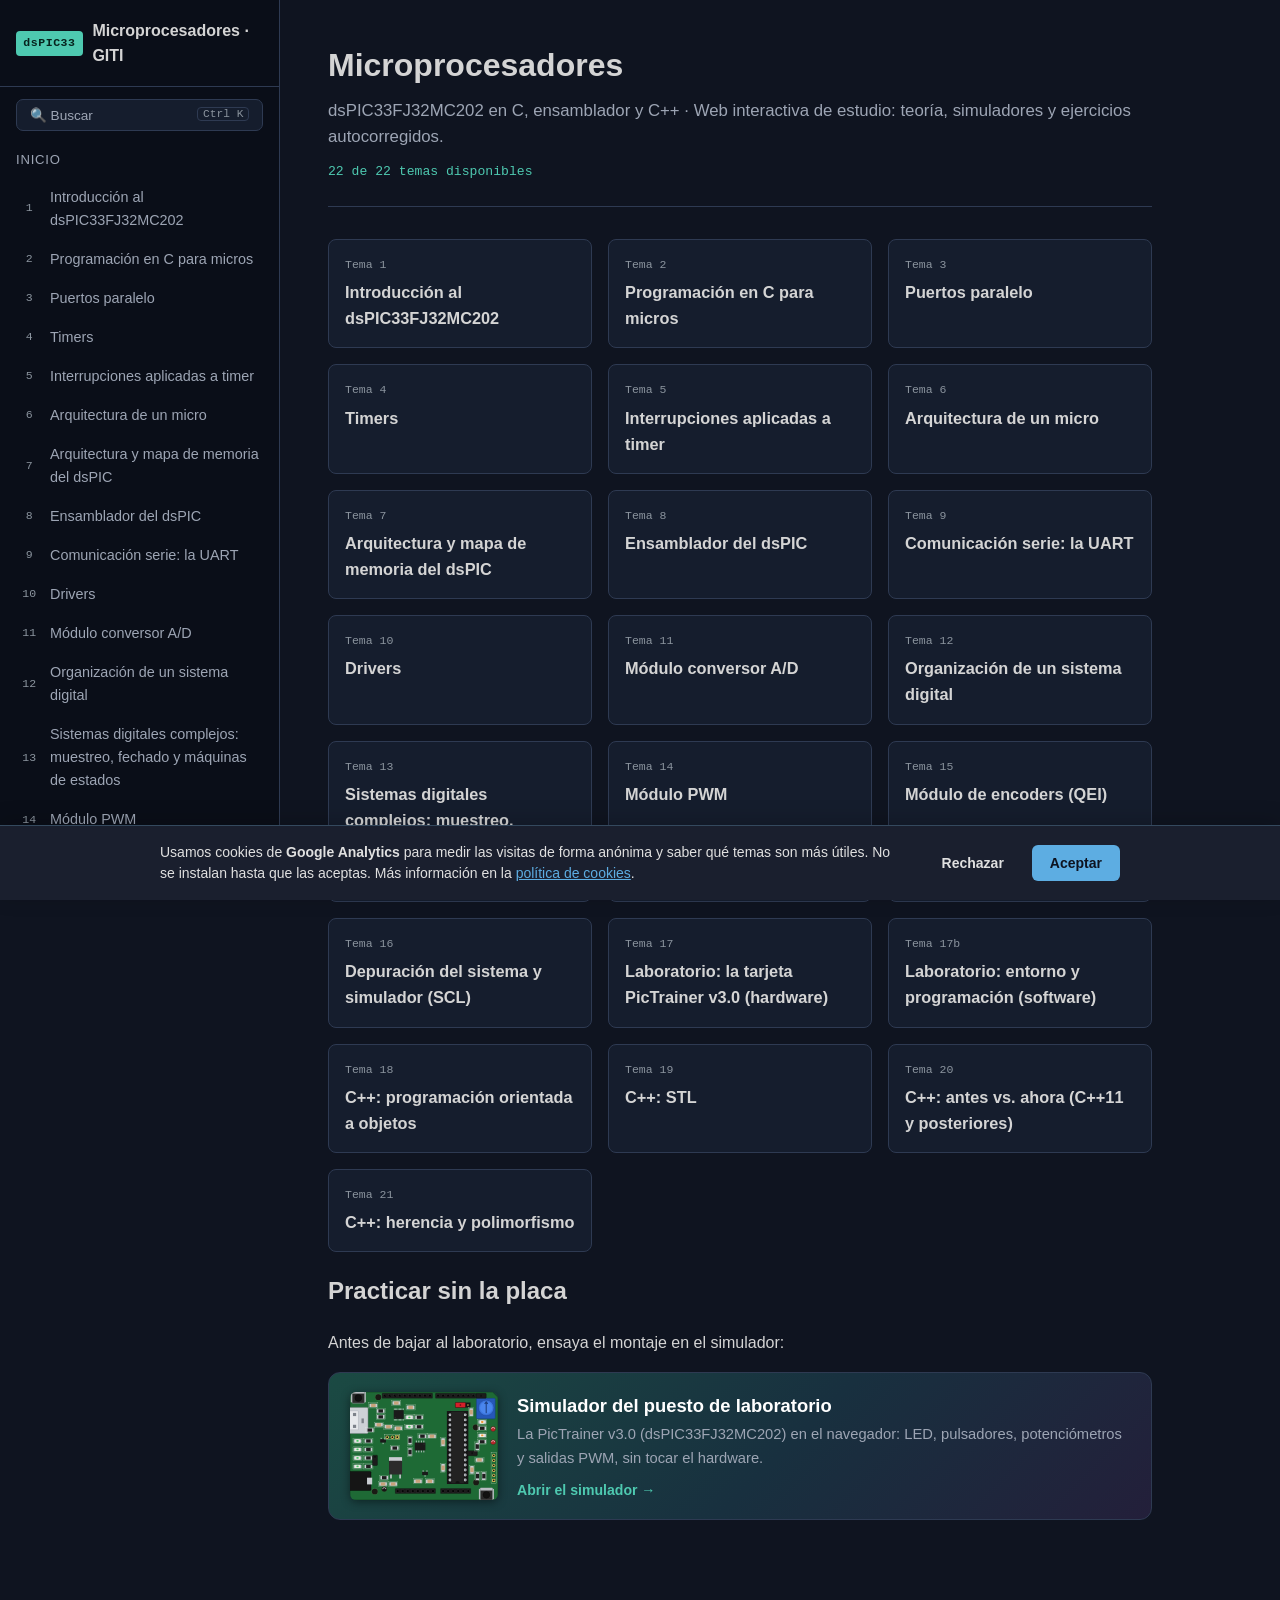
<file: dspic33/index.html>
<!DOCTYPE html>
<html lang="es">
<head>
  <meta charset="utf-8">
  <meta name="viewport" content="width=device-width, initial-scale=1">
  <title>Microprocesadores · dsPIC33FJ32MC202</title>
  <link rel="stylesheet" href="assets/css/estilos.css">
  <!-- Google tag (gtag.js) + Consent Mode v2 -->
  <script async src="https://www.googletagmanager.com/gtag/js?id=G-M022B3BJJS"></script>
  <script>
    window.dataLayer = window.dataLayer || [];
    function gtag(){dataLayer.push(arguments);}
    // Por defecto sin consentimiento (RGPD/LSSI): no se usan cookies de analítica
    gtag('consent', 'default', {
      'ad_storage': 'denied',
      'ad_user_data': 'denied',
      'ad_personalization': 'denied',
      'analytics_storage': 'denied',
      'wait_for_update': 500
    });
    gtag('js', new Date());
    gtag('config', 'G-M022B3BJJS');
    // Aplica el consentimiento previo si el usuario ya lo dio
    try {
      if (localStorage.getItem('cookie-consent') === 'granted') {
        gtag('consent', 'update', { 'analytics_storage': 'granted' });
      }
    } catch (e) {}
  </script>
</head>
<body>
  <button id="mpi-menu-btn" type="button" aria-label="Menú">☰</button>
  <div class="mpi-layout">
    <aside class="mpi-sidebar">
      <a class="mpi-marca" href="#/">
        <span class="mpi-marca-chip">dsPIC33</span>
        <span class="mpi-marca-txt">Microprocesadores · GITI</span>
      </a>
      <nav id="mpi-nav" aria-label="Temas"></nav>
      <footer class="mpi-pie">Material de estudio · GITI · ICAI<br>Basado en el libro «Microprocesadores» v10.0 de Á. Sánchez Miralles y F. M. Martín Martínez<br><a href="/privacidad.html" style="color:inherit">Política de privacidad y cookies</a></footer>
    </aside>
    <main id="mpi-main" class="mpi-main"></main>
  </div>

  <!-- Sin build, sin módulos ES, sin CDN: funciona bajo file:// y en GitHub Pages -->
  <!-- 1) Resaltador de código: C y C++ (lang-c y lang-cpp). Los bloques asm/scl van sin resaltar. -->
  <script src="assets/js/resaltar-c.js"></script>
  <!-- 2) Datos compartidos (registros curados para visor-bits; cada tema añade los suyos en su .js) -->
  <script src="datos/registros.js"></script>
  <!-- 3) Componentes (genéricos + los que crees para tu asignatura) -->
  <script src="assets/js/componentes/visor-bits.js"></script>
  <script src="assets/js/componentes/ejercicio-driver.js"></script>
  <!-- Interactivos de la asignatura (CSS en assets/css/_parciales/, fusionado con herramientas/fusionar_css.py) -->
  <script src="assets/js/componentes/pinout-dspic.js"></script>
  <script src="assets/js/componentes/calc-reloj.js"></script>
  <script src="assets/js/componentes/tabla-bit-pin.js"></script>
  <script src="assets/js/componentes/sim-puertos-pictrainer.js"></script>
  <script src="assets/js/componentes/sim-calculadora-3bits.js"></script>
  <script src="assets/js/componentes/calc-mascaras.js"></script>
  <script src="assets/js/componentes/vis-punteros.js"></script>
  <script src="assets/js/componentes/sim-timer-dspic.js"></script>
  <script src="assets/js/componentes/traza-calendario.js"></script>
  <script src="assets/js/componentes/decod-instruccion-16.js"></script>
  <script src="assets/js/componentes/sim-fetch-execute.js"></script>
  <script src="assets/js/componentes/vis-bus.js"></script>
  <script src="assets/js/componentes/visor-mapa-memoria.js"></script>
  <script src="assets/js/componentes/sim-direccionamiento.js"></script>
  <script src="assets/js/componentes/conv-signo.js"></script>
  <script src="assets/js/componentes/vis-flags.js"></script>
  <script src="assets/js/componentes/tabla-bra.js"></script>
  <script src="assets/js/componentes/dspic-cpu.js"></script>
  <script src="assets/js/componentes/sim-asm-dspic.js"></script>
  <script src="assets/js/componentes/sim-interrupcion.js"></script>
  <script src="assets/js/componentes/traza-puerta-domotica.js"></script>
  <script src="assets/js/componentes/calc-u1brg.js"></script>
  <script src="assets/js/componentes/trama-uart.js"></script>
  <script src="assets/js/componentes/cola-circular.js"></script>
  <script src="assets/js/componentes/sim-adc-dspic.js"></script>
  <script src="assets/js/componentes/sim-adc-sensor.js"></script>
  <script src="assets/js/componentes/calc-tiempos-adc.js"></script>
  <script src="assets/js/componentes/sim-servo.js"></script>
  <script src="assets/js/componentes/sim-puente-h.js"></script>
  <script src="assets/js/componentes/vis-rs232.js"></script>
  <script src="assets/js/componentes/sim-fsm-dspic.js"></script>
  <script src="assets/js/componentes/vis-muestreo-mcd.js"></script>
  <script src="assets/js/componentes/sinfonia-player.js"></script>
  <script src="assets/js/componentes/conv-unidades-scl.js"></script>
  <script src="assets/js/componentes/sim-pwm-dspic.js"></script>
  <script src="assets/js/componentes/sim-encoder.js"></script>
  <script src="assets/js/componentes/mini-scl.js"></script>
  <script src="assets/js/componentes/arbol-diagnostico.js"></script>
  <script src="assets/js/componentes/pictrainer-board.js"></script>
  <script src="assets/js/componentes/sim-pulsador-led.js"></script>
  <script src="assets/js/componentes/divisor-potenciometro.js"></script>
  <script src="assets/js/componentes/cpp-ciclo-vida.js"></script>
  <script src="assets/js/componentes/cpp-const-explorer.js"></script>
  <script src="assets/js/componentes/cpp-list-vector.js"></script>
  <script src="assets/js/componentes/cpp-string-explorer.js"></script>
  <script src="assets/js/componentes/cpp-shared-ptr.js"></script>
  <script src="assets/js/componentes/cpp-herencia.js"></script>
  <script src="assets/js/componentes/tarjeta-simulador.js"></script>
  <!-- 4) Registro de temas + contenido de cada tema (generados desde datos/_specs/) -->
  <script src="assets/js/temas.js"></script>
  <!-- TEMAS -->
  <script src="datos/temas/introduccion-dspic.js"></script>
  <script src="datos/temas/programacion-c-micros.js"></script>
  <script src="datos/temas/puertos-paralelo.js"></script>
  <script src="datos/temas/timers.js"></script>
  <script src="datos/temas/interrupciones-timer.js"></script>
  <script src="datos/temas/arquitectura-micro.js"></script>
  <script src="datos/temas/arquitectura-dspic.js"></script>
  <script src="datos/temas/ensamblador.js"></script>
  <script src="datos/temas/uart.js"></script>
  <script src="datos/temas/drivers.js"></script>
  <script src="datos/temas/conversor-ad.js"></script>
  <script src="datos/temas/organizacion-sistema-digital.js"></script>
  <script src="datos/temas/sistemas-digitales-complejos.js"></script>
  <script src="datos/temas/pwm.js"></script>
  <script src="datos/temas/encoders.js"></script>
  <script src="datos/temas/depuracion-simulador.js"></script>
  <script src="datos/temas/laboratorio-pictrainer-hw.js"></script>
  <script src="datos/temas/laboratorio-pictrainer-sw.js"></script>
  <script src="datos/temas/cpp-clases-objetos.js"></script>
  <script src="datos/temas/cpp-stl.js"></script>
  <script src="datos/temas/cpp-moderno.js"></script>
  <script src="datos/temas/cpp-herencia-polimorfismo.js"></script>
  <!-- /TEMAS -->
  <!-- 5) Núcleo (router) y buscador. Modo examen desactivado (assets/js/examen.js no se carga). -->
  <script src="assets/js/buscador.js"></script>
  <script src="assets/js/app.js"></script>
  <script>
    // Menú lateral en móvil
    (function () {
      var btn = document.getElementById('mpi-menu-btn');
      var lay = document.querySelector('.mpi-layout');
      btn.addEventListener('click', function () { lay.classList.toggle('mpi-sidebar-abierta'); });
      document.getElementById('mpi-main').addEventListener('click', function () { lay.classList.remove('mpi-sidebar-abierta'); });
    })();
  </script>
  <script src="/cookies.js" data-purpose="y saber qué temas son más útiles" defer></script>
</body>
</html>
</file>
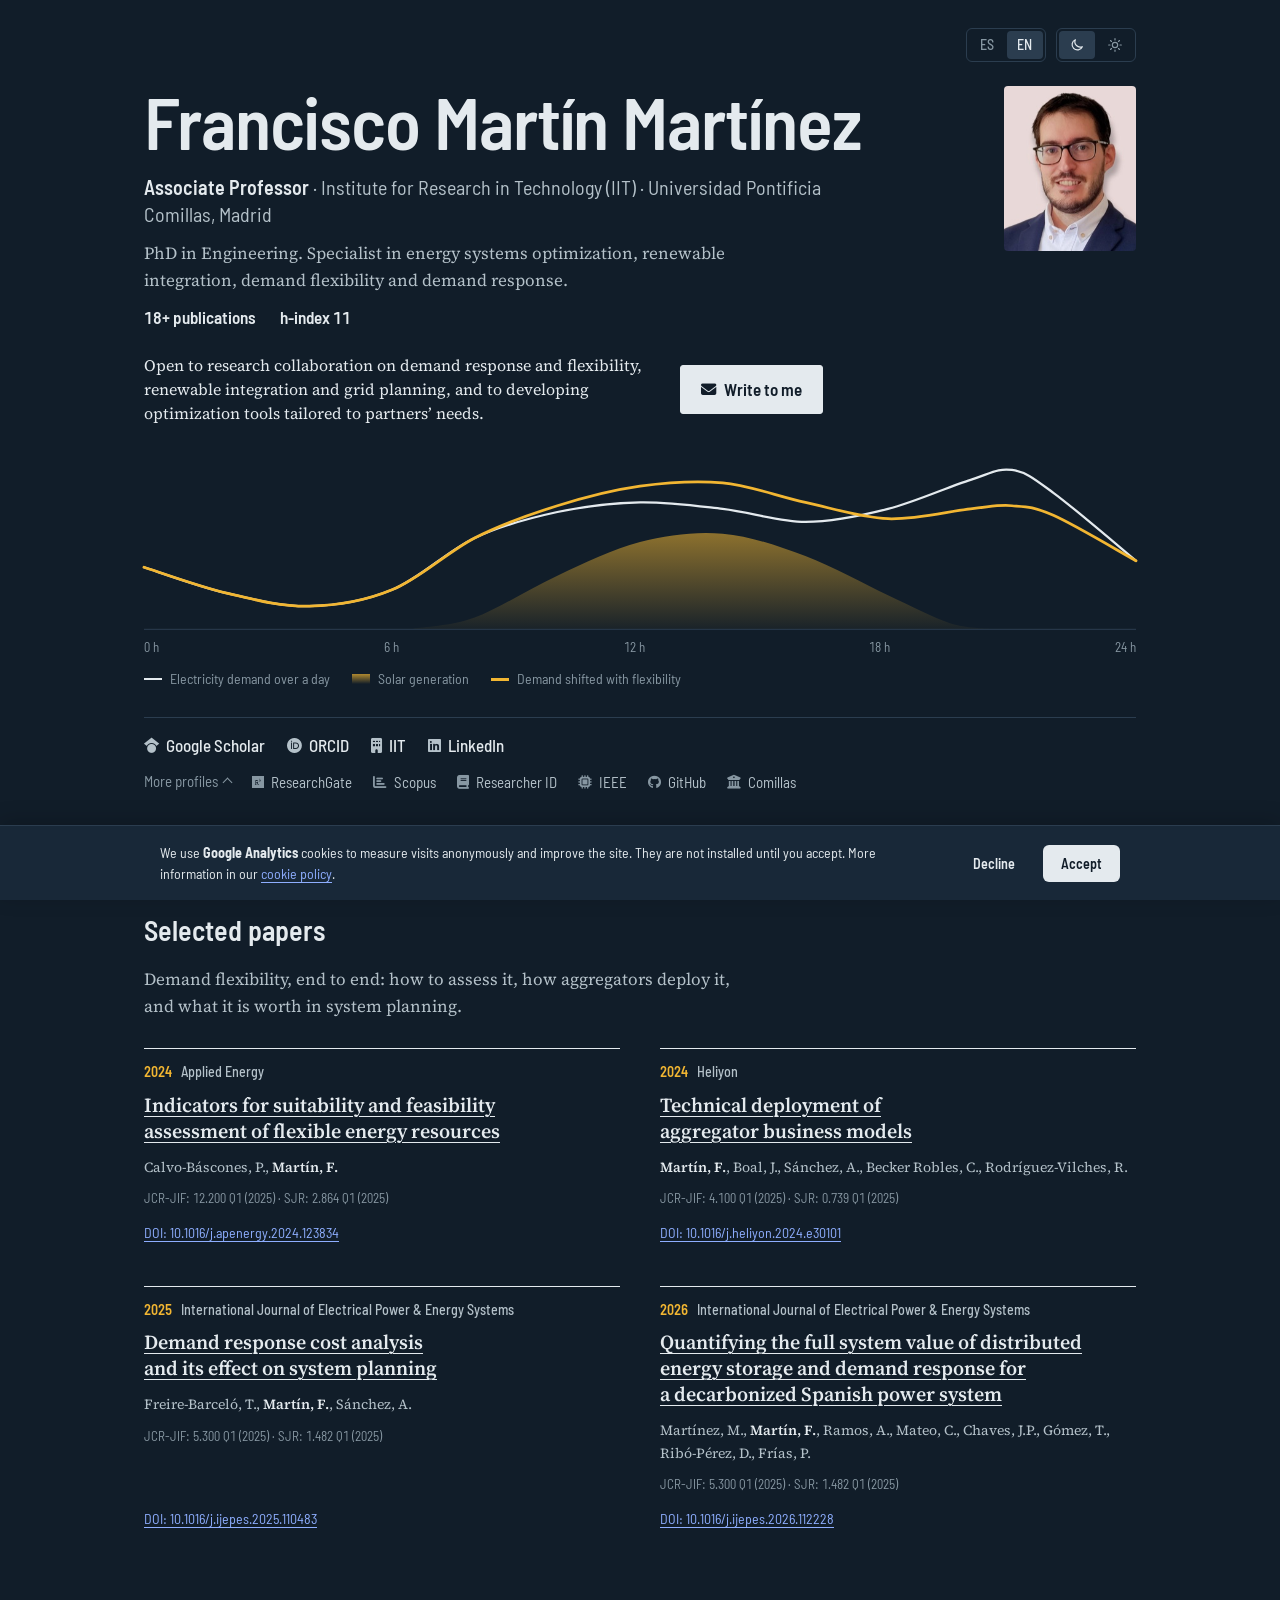
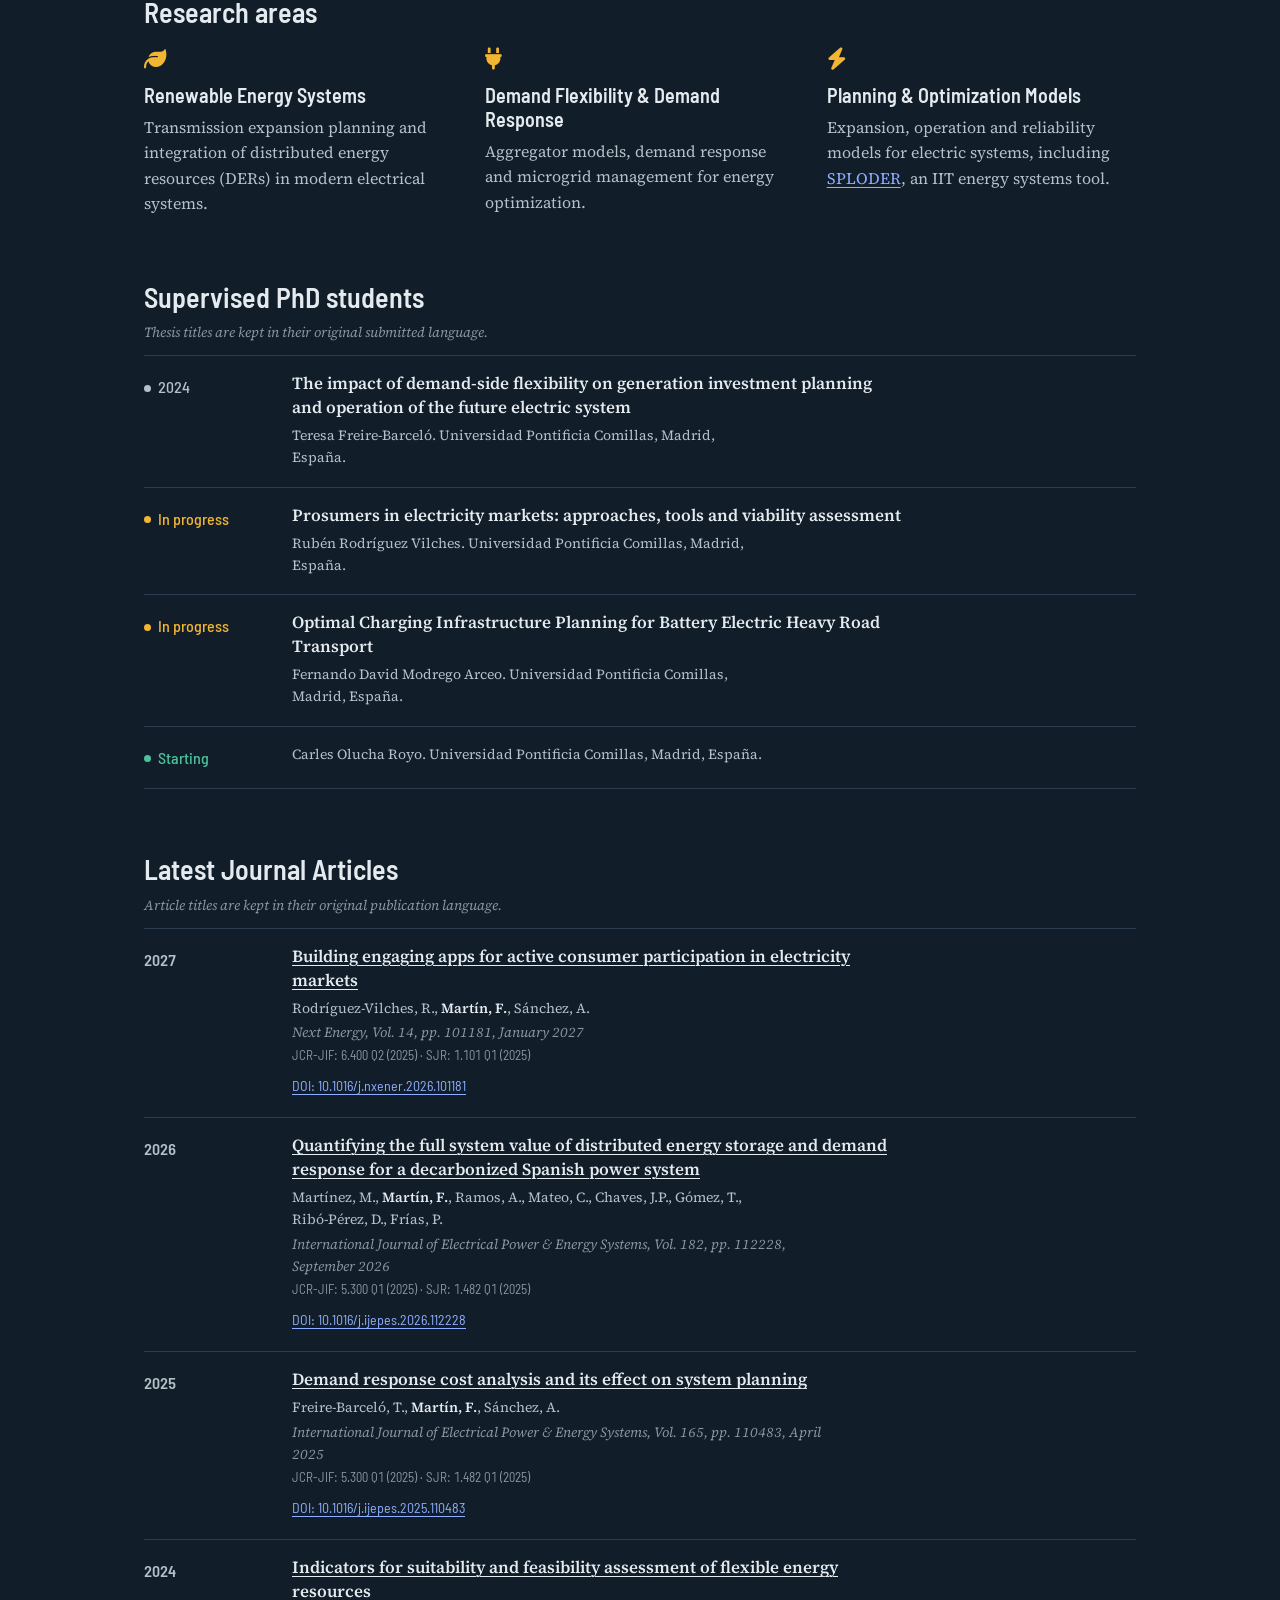
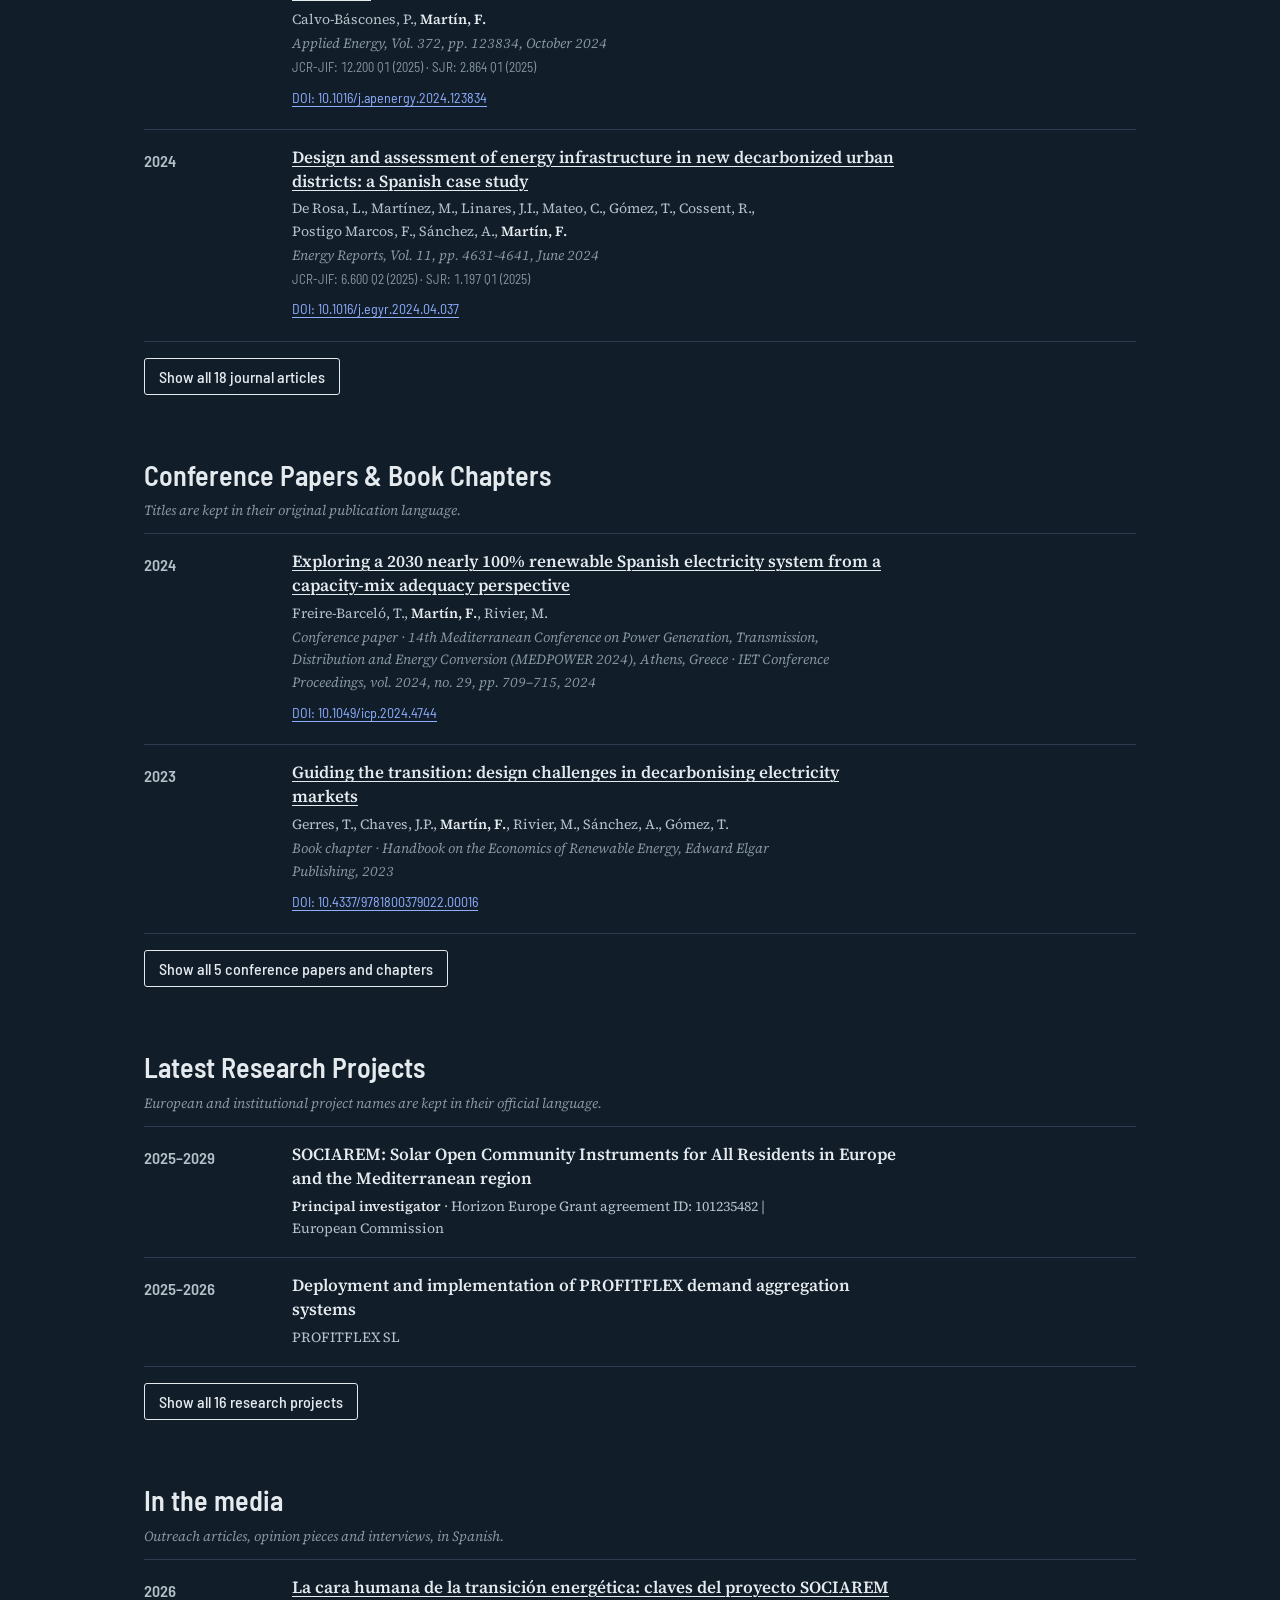
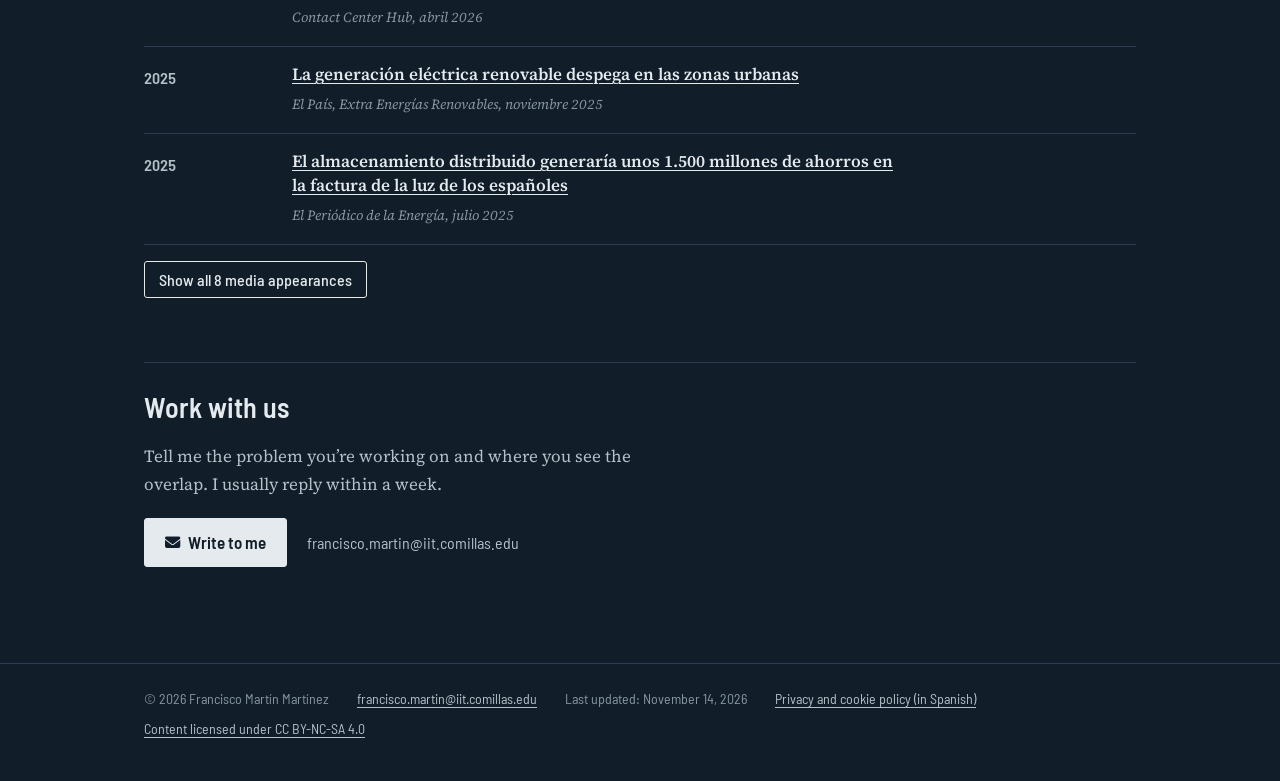
<file: en/index.html>
<!DOCTYPE html>
<!-- Generado por scripts/build_i18n.py a partir de /index.html: no editar a mano -->
<html lang="en">
<head>
    <meta charset="UTF-8">
    <meta name="viewport" content="width=device-width, initial-scale=1.0">
    <title>Francisco Martín Martínez · Energy Systems Researcher · IIT Comillas</title>
    <meta name="description" content="Associate Professor at IIT Comillas (ICAI): demand response and demand flexibility, renewable integration and energy system planning.">
    <meta name="author" content="Francisco Martín Martínez">
    <link rel="canonical" href="https://fr4nc15co.github.io/en/">
    <link rel="alternate" hreflang="es" href="https://fr4nc15co.github.io/">
    <link rel="alternate" hreflang="en" href="https://fr4nc15co.github.io/en/">
    <link rel="alternate" hreflang="x-default" href="https://fr4nc15co.github.io/">
    <link rel="icon" href="data:image/svg+xml,<svg xmlns='http://www.w3.org/2000/svg' viewBox='0 0 64 64'><rect width='64' height='64' rx='14' fill='%2314263A'/><text x='32' y='44' font-size='34' font-family='Arial,sans-serif' font-weight='bold' fill='%23E0A00E' text-anchor='middle'>FM</text></svg>">
    <!-- Open Graph / Twitter -->
    <meta property="og:type" content="website">
    <meta property="og:title" content="Francisco Martín Martínez · Energy Systems Researcher · IIT Comillas">
    <meta property="og:description" content="Associate Professor at IIT Comillas (ICAI): demand response and demand flexibility, renewable integration and energy system planning.">
    <meta property="og:url" content="https://fr4nc15co.github.io/en/">
    <meta property="og:image" content="https://fr4nc15co.github.io/images/profile.JPG">
    <meta property="og:locale" content="en_GB">
    <meta property="og:locale:alternate" content="es_ES">
    <meta name="twitter:card" content="summary">
    <meta name="twitter:title" content="Francisco Martín Martínez · Energy Systems Researcher · IIT Comillas">
    <meta name="twitter:description" content="Associate Professor at IIT Comillas (ICAI): demand response and demand flexibility, renewable integration and energy system planning.">
    <meta name="twitter:image" content="https://fr4nc15co.github.io/images/profile.JPG">
    <!-- Datos estructurados (schema.org Person) -->
    <script type="application/ld+json">
    {
      "@context": "https://schema.org",
      "@type": "Person",
      "@id": "https://fr4nc15co.github.io/#person",
      "name": "Francisco Martín Martínez",
      "givenName": "Francisco",
      "familyName": "Martín Martínez",
      "alternateName": ["Francisco Martín", "F. Martín", "Francisco Martin-Martinez"],
      "jobTitle": "Associate Professor",
      "email": "francisco.martin@iit.comillas.edu",
      "url": "https://fr4nc15co.github.io/",
      "image": "https://fr4nc15co.github.io/images/profile.JPG",
      "identifier": "https://orcid.org/0000-0003-2968-7144",
      "affiliation": {
        "@type": "Organization",
        "name": "Institute for Research in Technology (IIT), Universidad Pontificia Comillas (ICAI)",
        "url": "https://www.iit.comillas.edu/"
      },
      "knowsAbout": [
        "Demand response",
        "Demand flexibility",
        "Distributed energy resources",
        "Electricity markets",
        "Power system planning",
        "Renewable energy integration",
        "Microgrids",
        "Energy storage",
        "Prosumers",
        "Aggregators",
        "Energy communities",
        "Energy transition",
        "Transport electrification",
        "Smart cities",
        "Microprocessors",
        "Electronic systems"
      ],
      "sameAs": [
        "https://orcid.org/0000-0003-2968-7144",
        "https://scholar.google.com/citations?user=uyrn9soAAAAJ",
        "https://www.webofscience.com/wos/author/record/AAG-8205-2019",
        "https://www.scopus.com/authid/detail.uri?authorId=57207948302",
        "https://ieeexplore.ieee.org/author/37085614408",
        "https://www.researchgate.net/profile/Francisco_Martin-Martinez2",
        "https://www.iit.comillas.edu/personas/fmartin",
        "https://web.comillas.edu/profesor/fmartin",
        "https://www.linkedin.com/in/fmartinmartinez"
      ]
    }
    </script>
    <!-- Datos estructurados (schema.org ScholarlyArticle) - publicaciones -->
    <script type="application/ld+json">
    {
      "@context": "https://schema.org",
      "@graph": [
        {
          "@type": "ScholarlyArticle",
          "name": "Building engaging apps for active consumer participation in electricity markets",
          "author": { "@id": "https://fr4nc15co.github.io/#person" },
          "datePublished": "2027",
          "isPartOf": { "@type": "Periodical", "name": "Next Energy" },
          "identifier": { "@type": "PropertyValue", "propertyID": "DOI", "value": "10.1016/j.nxener.2026.101181" },
          "sameAs": "https://doi.org/10.1016/j.nxener.2026.101181",
          "url": "https://doi.org/10.1016/j.nxener.2026.101181"
        },
        {
          "@type": "ScholarlyArticle",
          "name": "Quantifying the full system value of distributed energy storage and demand response for a decarbonized Spanish power system",
          "author": { "@id": "https://fr4nc15co.github.io/#person" },
          "datePublished": "2026",
          "isPartOf": { "@type": "Periodical", "name": "International Journal of Electrical Power & Energy Systems" },
          "identifier": { "@type": "PropertyValue", "propertyID": "DOI", "value": "10.1016/j.ijepes.2026.112228" },
          "sameAs": "https://doi.org/10.1016/j.ijepes.2026.112228",
          "url": "https://doi.org/10.1016/j.ijepes.2026.112228"
        },
        {
          "@type": "ScholarlyArticle",
          "name": "Demand response cost analysis and its effect on system planning",
          "author": { "@id": "https://fr4nc15co.github.io/#person" },
          "datePublished": "2025",
          "isPartOf": { "@type": "Periodical", "name": "International Journal of Electrical Power & Energy Systems" },
          "identifier": { "@type": "PropertyValue", "propertyID": "DOI", "value": "10.1016/j.ijepes.2025.110483" },
          "sameAs": "https://doi.org/10.1016/j.ijepes.2025.110483",
          "url": "https://doi.org/10.1016/j.ijepes.2025.110483"
        },
        {
          "@type": "ScholarlyArticle",
          "name": "Indicators for suitability and feasibility assessment of flexible energy resources",
          "author": { "@id": "https://fr4nc15co.github.io/#person" },
          "datePublished": "2024",
          "isPartOf": { "@type": "Periodical", "name": "Applied Energy" },
          "identifier": { "@type": "PropertyValue", "propertyID": "DOI", "value": "10.1016/j.apenergy.2024.123834" },
          "sameAs": "https://doi.org/10.1016/j.apenergy.2024.123834",
          "url": "https://doi.org/10.1016/j.apenergy.2024.123834"
        },
        {
          "@type": "ScholarlyArticle",
          "name": "Design and assessment of energy infrastructure in new decarbonized urban districts: a Spanish case study",
          "author": { "@id": "https://fr4nc15co.github.io/#person" },
          "datePublished": "2024",
          "isPartOf": { "@type": "Periodical", "name": "Energy Reports" },
          "identifier": { "@type": "PropertyValue", "propertyID": "DOI", "value": "10.1016/j.egyr.2024.04.037" },
          "sameAs": "https://doi.org/10.1016/j.egyr.2024.04.037",
          "url": "https://doi.org/10.1016/j.egyr.2024.04.037"
        },
        {
          "@type": "ScholarlyArticle",
          "name": "Technical deployment of aggregator business models",
          "author": { "@id": "https://fr4nc15co.github.io/#person" },
          "datePublished": "2024",
          "isPartOf": { "@type": "Periodical", "name": "Heliyon" },
          "identifier": { "@type": "PropertyValue", "propertyID": "DOI", "value": "10.1016/j.heliyon.2024.e30101" },
          "sameAs": "https://doi.org/10.1016/j.heliyon.2024.e30101",
          "url": "https://doi.org/10.1016/j.heliyon.2024.e30101"
        },
        {
          "@type": "ScholarlyArticle",
          "name": "Methodology to assess prosumer participation in European electricity markets",
          "author": { "@id": "https://fr4nc15co.github.io/#person" },
          "datePublished": "2024",
          "isPartOf": { "@type": "Periodical", "name": "Renewable & Sustainable Energy Reviews" },
          "identifier": { "@type": "PropertyValue", "propertyID": "DOI", "value": "10.1016/j.rser.2023.114179" },
          "sameAs": "https://doi.org/10.1016/j.rser.2023.114179",
          "url": "https://doi.org/10.1016/j.rser.2023.114179"
        },
        {
          "@type": "ScholarlyArticle",
          "name": "System planning with demand assets in balancing markets",
          "author": { "@id": "https://fr4nc15co.github.io/#person" },
          "datePublished": "2024",
          "isPartOf": { "@type": "Periodical", "name": "International Journal of Electrical Power & Energy Systems" },
          "identifier": { "@type": "PropertyValue", "propertyID": "DOI", "value": "10.1016/j.ijepes.2023.109747" },
          "sameAs": "https://doi.org/10.1016/j.ijepes.2023.109747",
          "url": "https://doi.org/10.1016/j.ijepes.2023.109747"
        },
        {
          "@type": "ScholarlyArticle",
          "name": "Exploring the roles of storage technologies in the Spanish electricity system with high share of renewable energy",
          "author": { "@id": "https://fr4nc15co.github.io/#person" },
          "datePublished": "2022",
          "isPartOf": { "@type": "Periodical", "name": "Energy Reports" },
          "identifier": { "@type": "PropertyValue", "propertyID": "DOI", "value": "10.1016/j.egyr.2022.03.032" },
          "sameAs": "https://doi.org/10.1016/j.egyr.2022.03.032",
          "url": "https://doi.org/10.1016/j.egyr.2022.03.032"
        },
        {
          "@type": "ScholarlyArticle",
          "name": "Storage and demand response contribution to firm capacity: analysis of the Spanish electricity system",
          "author": { "@id": "https://fr4nc15co.github.io/#person" },
          "datePublished": "2022",
          "isPartOf": { "@type": "Periodical", "name": "Energy Reports" },
          "identifier": { "@type": "PropertyValue", "propertyID": "DOI", "value": "10.1016/j.egyr.2022.08.014" },
          "sameAs": "https://doi.org/10.1016/j.egyr.2022.08.014",
          "url": "https://doi.org/10.1016/j.egyr.2022.08.014"
        },
        {
          "@type": "ScholarlyArticle",
          "name": "A literature review of explicit demand flexibility providing energy services",
          "author": { "@id": "https://fr4nc15co.github.io/#person" },
          "datePublished": "2022",
          "isPartOf": { "@type": "Periodical", "name": "Electric Power Systems Research" },
          "identifier": { "@type": "PropertyValue", "propertyID": "DOI", "value": "10.1016/j.epsr.2022.107953" },
          "sameAs": "https://doi.org/10.1016/j.epsr.2022.107953",
          "url": "https://doi.org/10.1016/j.epsr.2022.107953"
        },
        {
          "@type": "ScholarlyArticle",
          "name": "Rethinking the electricity market design: remuneration mechanisms to reach high RES shares",
          "author": { "@id": "https://fr4nc15co.github.io/#person" },
          "datePublished": "2019",
          "isPartOf": { "@type": "Periodical", "name": "Energy Policy" },
          "identifier": { "@type": "PropertyValue", "propertyID": "DOI", "value": "10.1016/j.enpol.2019.03.034" },
          "sameAs": "https://doi.org/10.1016/j.enpol.2019.03.034",
          "url": "https://doi.org/10.1016/j.enpol.2019.03.034"
        },
        {
          "@type": "ScholarlyArticle",
          "name": "Señales de precio a la inversión en un mercado eléctrico con elevada penetración de renovables",
          "author": { "@id": "https://fr4nc15co.github.io/#person" },
          "datePublished": "2019",
          "inLanguage": "es",
          "isPartOf": { "@type": "Periodical", "name": "Papeles de Energía" }
        },
        {
          "@type": "ScholarlyArticle",
          "name": "Impact of EV penetration in the interconnected urban environment of a smart city",
          "author": { "@id": "https://fr4nc15co.github.io/#person" },
          "datePublished": "2017",
          "isPartOf": { "@type": "Periodical", "name": "Energy" },
          "identifier": { "@type": "PropertyValue", "propertyID": "DOI", "value": "10.1016/j.energy.2017.12.006" },
          "sameAs": "https://doi.org/10.1016/j.energy.2017.12.006",
          "url": "https://doi.org/10.1016/j.energy.2017.12.006"
        },
        {
          "@type": "ScholarlyArticle",
          "name": "Centralized vs distributed generation. A model to assess the relevance of some thermal and electric factors",
          "author": { "@id": "https://fr4nc15co.github.io/#person" },
          "datePublished": "2017",
          "isPartOf": { "@type": "Periodical", "name": "Energy" },
          "identifier": { "@type": "PropertyValue", "propertyID": "DOI", "value": "10.1016/j.energy.2017.06.055" },
          "sameAs": "https://doi.org/10.1016/j.energy.2017.06.055",
          "url": "https://doi.org/10.1016/j.energy.2017.06.055"
        },
        {
          "@type": "ScholarlyArticle",
          "name": "Optimal planning and operation of aggregated Distributed Energy Resources with market participation",
          "author": { "@id": "https://fr4nc15co.github.io/#person" },
          "datePublished": "2016",
          "isPartOf": { "@type": "Periodical", "name": "Applied Energy" },
          "identifier": { "@type": "PropertyValue", "propertyID": "DOI", "value": "10.1016/j.apenergy.2016.08.117" },
          "sameAs": "https://doi.org/10.1016/j.apenergy.2016.08.117",
          "url": "https://doi.org/10.1016/j.apenergy.2016.08.117"
        },
        {
          "@type": "ScholarlyArticle",
          "name": "Prosumers' optimal DER investments and DR usage for thermal and electrical loads in isolated microgrids",
          "author": { "@id": "https://fr4nc15co.github.io/#person" },
          "datePublished": "2016",
          "isPartOf": { "@type": "Periodical", "name": "Electric Power Systems Research" },
          "identifier": { "@type": "PropertyValue", "propertyID": "DOI", "value": "10.1016/j.epsr.2016.05.028" },
          "sameAs": "https://doi.org/10.1016/j.epsr.2016.05.028",
          "url": "https://doi.org/10.1016/j.epsr.2016.05.028"
        },
        {
          "@type": "ScholarlyArticle",
          "name": "A literature review of microgrids: a functional layer based classification",
          "author": { "@id": "https://fr4nc15co.github.io/#person" },
          "datePublished": "2016",
          "isPartOf": { "@type": "Periodical", "name": "Renewable & Sustainable Energy Reviews" },
          "identifier": { "@type": "PropertyValue", "propertyID": "DOI", "value": "10.1016/j.rser.2016.05.025" },
          "sameAs": "https://doi.org/10.1016/j.rser.2016.05.025",
          "url": "https://doi.org/10.1016/j.rser.2016.05.025"
        },
        {
          "@type": "ScholarlyArticle",
          "name": "Exploring a 2030 nearly 100% renewable Spanish electricity system from a capacity-mix adequacy perspective",
          "author": { "@id": "https://fr4nc15co.github.io/#person" },
          "datePublished": "2024",
          "isPartOf": { "@type": "PublicationVolume", "name": "IET Conference Proceedings, vol. 2024, no. 29 (MEDPOWER 2024)" },
          "publisher": { "@type": "Organization", "name": "IET" },
          "pagination": "709-715",
          "identifier": { "@type": "PropertyValue", "propertyID": "DOI", "value": "10.1049/icp.2024.4744" },
          "sameAs": "https://doi.org/10.1049/icp.2024.4744",
          "url": "https://doi.org/10.1049/icp.2024.4744"
        },
        {
          "@type": "Chapter",
          "name": "Guiding the transition: design challenges in decarbonising electricity markets",
          "author": { "@id": "https://fr4nc15co.github.io/#person" },
          "datePublished": "2023",
          "isPartOf": { "@type": "Book", "name": "Handbook on the Economics of Renewable Energy", "publisher": { "@type": "Organization", "name": "Edward Elgar Publishing" } },
          "identifier": { "@type": "PropertyValue", "propertyID": "DOI", "value": "10.4337/9781800379022.00016" },
          "sameAs": "https://doi.org/10.4337/9781800379022.00016",
          "url": "https://doi.org/10.4337/9781800379022.00016"
        },
        {
          "@type": "ScholarlyArticle",
          "name": "The Role of Nuclear Power Plants in Electricity Systems with High RES Share",
          "author": { "@id": "https://fr4nc15co.github.io/#person" },
          "datePublished": "2019",
          "isPartOf": { "@type": "PublicationVolume", "name": "2019 IEEE Milan PowerTech" },
          "publisher": { "@type": "Organization", "name": "IEEE" },
          "identifier": { "@type": "PropertyValue", "propertyID": "DOI", "value": "10.1109/PTC.2019.8810545" },
          "sameAs": "https://doi.org/10.1109/ptc.2019.8810545",
          "url": "https://doi.org/10.1109/ptc.2019.8810545"
        },
        {
          "@type": "ScholarlyArticle",
          "name": "Optimal planning and operation of distributed energy resources considering uncertainty on EVs",
          "author": { "@id": "https://fr4nc15co.github.io/#person" },
          "datePublished": "2015",
          "isPartOf": { "@type": "PublicationVolume", "name": "2015 IEEE First International Smart Cities Conference (ISC2)" },
          "publisher": { "@type": "Organization", "name": "IEEE" },
          "identifier": { "@type": "PropertyValue", "propertyID": "DOI", "value": "10.1109/ISC2.2015.7366186" },
          "sameAs": "https://doi.org/10.1109/ISC2.2015.7366186",
          "url": "https://doi.org/10.1109/ISC2.2015.7366186"
        },
        {
          "@type": "Chapter",
          "name": "Use of Renewable Energy Systems in Smart Cities",
          "author": { "@id": "https://fr4nc15co.github.io/#person" },
          "datePublished": "2014",
          "isPartOf": { "@type": "Book", "name": "Smart Cities (Green Energy and Technology)", "publisher": { "@type": "Organization", "name": "Springer" } },
          "identifier": { "@type": "PropertyValue", "propertyID": "DOI", "value": "10.1007/978-3-319-03224-5_10" },
          "sameAs": "https://doi.org/10.1007/978-3-319-03224-5_10",
          "url": "https://doi.org/10.1007/978-3-319-03224-5_10"
        }
      ]
    }
    </script>
    <link rel="stylesheet" href="https://cdnjs.cloudflare.com/ajax/libs/font-awesome/6.7.2/css/all.min.css">
    <link rel="preconnect" href="https://fonts.googleapis.com">
    <link rel="preconnect" href="https://fonts.gstatic.com" crossorigin>
    <link rel="stylesheet" href="https://fonts.googleapis.com/css2?family=Barlow+Semi+Condensed:wght@400;500;600&family=Source+Serif+4:ital,opsz,wght@0,8..60,400;0,8..60,600;1,8..60,400&display=swap">
    <meta name="theme-color" content="#111D29">
    <script>
        /* Modo oscuro por defecto; el visitante puede cambiarlo y se recuerda */
        (function () {
            var t = 'dark';
            try { if (localStorage.getItem('theme') === 'light') t = 'light'; } catch (e) {}
            document.documentElement.dataset.theme = t;
        })();
    </script>
    <style>
        /* ---------- Tokens ---------- */
        :root {
            --paper: #111D29;  /* grid at night */
            --surface: #182838;
            --ink: #E4EAEE;
            --ink-2: #B4C1C9;
            --muted: #8797A2;
            --rule: #2B3D4F;
            --link: #8EAEFF;
            --solar: #F2B632;
            --solar-ink: #F2B632;
            --teal: #4CC29A;

            --font-display: 'Barlow Semi Condensed', 'Barlow', 'Arial Narrow', sans-serif;
            --font-text: 'Source Serif 4', Georgia, 'Times New Roman', serif;

            --step--1: 0.875rem;
            --step-0: 1.0625rem;
            --step-1: 1.25rem;
            --step-2: 1.75rem;
            --measure: 68ch;
            color-scheme: dark;
        }

        :root[data-theme="light"] {
            --paper: #F1F3F1;      /* porcelain insulator */
            --surface: #FFFFFF;
            --ink: #14263A;        /* slate ink */
            --ink-2: #3E5060;
            --muted: #5A6972;
            --rule: #CDD4D5;
            --link: #2451C7;       /* grid blue */
            --solar: #E0A00E;      /* solar amber: "live" things only */
            --solar-ink: #8A5F00;
            --teal: #1F8A70;
            color-scheme: light;
        }

        * { margin: 0; padding: 0; box-sizing: border-box; }

        html { -webkit-text-size-adjust: 100%; }

        body {
            font-family: var(--font-text);
            font-size: var(--step-0);
            line-height: 1.6;
            color: var(--ink);
            background: var(--paper);
            font-optical-sizing: auto;
        }

        a { color: var(--link); text-underline-offset: 0.18em; text-decoration-thickness: 1px; }
        a:hover { text-decoration-thickness: 2px; }

        :focus-visible {
            outline: 2px solid var(--link);
            outline-offset: 3px;
            border-radius: 2px;
        }

        .skip-link {
            position: absolute;
            left: 16px;
            top: 8px;
            z-index: 20;
            padding: 8px 14px;
            background: var(--surface);
            color: var(--ink);
            font-family: var(--font-display);
            font-weight: 600;
            border-radius: 3px;
            transform: translateY(-200%);
        }

        .skip-link:focus { transform: none; }

        /* Keep jump targets clear of the sticky tab bar */
        main, section h2, section h3 { scroll-margin-top: 72px; }
        main:focus { outline: none; }

        .container {
            max-width: 1040px;
            margin: 0 auto;
            padding: 0 24px;
        }

        /* ---------- Header ---------- */
        header {
            padding: 28px 0 0;
            position: relative;
        }

        .header-controls {
            display: flex;
            justify-content: flex-end;
            align-items: center;
            gap: 10px;
            margin-bottom: 24px;
        }

        .seg {
            display: inline-flex;
            gap: 2px;
            padding: 2px;
            border: 1px solid var(--rule);
            border-radius: 6px;
        }

        .lang-btn {
            font-family: var(--font-display);
            font-size: var(--step--1);
            font-weight: 500;
            letter-spacing: 0.02em;
            line-height: 1;
            border: 0;
            background: transparent;
            color: var(--muted);
            min-width: 36px;
            height: 28px;
            padding: 0 10px;
            border-radius: 4px;
            cursor: pointer;
            position: relative;
            text-decoration: none;
            display: inline-flex;
            align-items: center;
            justify-content: center;
            transition: color .15s ease-out, background-color .15s ease-out;
        }

        .lang-btn svg {
            width: 16px;
            height: 16px;
            fill: none;
            stroke: currentColor;
            stroke-width: 1.75;
            stroke-linecap: round;
            stroke-linejoin: round;
        }

        .lang-btn:hover { color: var(--ink); background: var(--surface); }

        .lang-btn.active,
        .lang-btn.active:hover {
            color: var(--ink);
            background: var(--rule);
        }

        .lang-btn:focus-visible { outline-offset: 1px; border-radius: 4px; }

        .lang-btn .sr-only {
            position: absolute;
            width: 1px; height: 1px;
            overflow: hidden;
            clip-path: inset(50%);
            white-space: nowrap;
        }

        .header-content {
            display: grid;
            grid-template-columns: 1fr auto;
            gap: 8px 40px;
            align-items: start;
        }

        .profile-photo {
            grid-column: 2;
            grid-row: 1;
            width: 132px;
            aspect-ratio: 4 / 5;
            border-radius: 4px;
            overflow: hidden;
            background: var(--rule);
        }

        .profile-photo img {
            width: 100%;
            height: 100%;
            object-fit: cover;
            display: block;
        }

        .header-info {
            grid-column: 1;
            grid-row: 1;
            max-width: 720px;
        }

        .header-info h1 {
            font-family: var(--font-display);
            font-weight: 600;
            font-size: clamp(2.5rem, 6.4vw, 4.6rem);
            line-height: 0.95;
            letter-spacing: -0.015em;
            color: var(--ink);
            margin-bottom: 18px;
        }

        .header-info .title {
            font-family: var(--font-display);
            font-size: var(--step-1);
            font-weight: 400;
            line-height: 1.35;
            color: var(--ink-2);
            margin-bottom: 12px;
        }

        .header-info .title strong {
            font-weight: 600;
            color: var(--ink);
        }

        .header-info .bio {
            color: var(--ink-2);
            max-width: var(--measure);
            margin-bottom: 10px;
        }

        .header-info .stats {
            display: flex;
            gap: 24px;
            flex-wrap: wrap;
            font-family: var(--font-display);
            font-size: var(--step-0);
            font-variant-numeric: tabular-nums;
        }

        .header-info .stat strong { font-weight: 600; color: var(--ink); }

        /* Collaboration invite: the page's one primary action */
        .collab {
            display: flex;
            flex-wrap: wrap;
            align-items: center;
            gap: 14px 24px;
            margin-top: 22px;
        }

        .collab p {
            flex: 1 1 30ch;
            max-width: 64ch;
            font-size: 1rem;
            line-height: 1.5;
            color: var(--ink);
        }

        /* Load curve: the one bold element */
        .load-curve {
            margin: 36px 0 6px;
        }

        .load-curve svg {
            display: block;
            width: 100%;
            height: clamp(96px, 15vw, 170px);
            overflow: visible;
        }

        .load-curve .axis { stroke: var(--rule); stroke-width: 1; }
        .load-curve .tick { fill: var(--muted); font-family: var(--font-display); font-size: 13px; }
        .load-curve .solar { fill: url(#sun); }
        .load-curve .demand { fill: none; stroke: var(--ink); stroke-width: 2.25; stroke-linecap: round; }
        .load-curve .flex { fill: none; stroke: var(--solar); stroke-width: 2.75; stroke-linecap: round; }

        .curve-ticks {
            display: flex;
            justify-content: space-between;
            font-family: var(--font-display);
            font-size: 0.8125rem;
            color: var(--muted);
            font-variant-numeric: tabular-nums;
            margin-top: 6px;
        }

        .load-curve svg path, .load-curve svg line { vector-effect: non-scaling-stroke; }

        .curve-legend {
            display: flex;
            flex-wrap: wrap;
            gap: 4px 22px;
            font-family: var(--font-display);
            font-size: var(--step--1);
            color: var(--muted);
            margin-top: 10px;
        }

        .curve-legend span { display: inline-flex; align-items: center; gap: 8px; }
        .curve-legend i { display: inline-block; width: 18px; height: 0; border-top: 2px solid var(--ink); }
        .curve-legend .k-flex i { border-top: 3px solid var(--solar); }
        .curve-legend .k-solar i { height: 10px; border: 0; background: linear-gradient(var(--solar), transparent); opacity: 0.7; }

        /* Curve sequence is driven by the inline script after the figure;
           without JS or with reduced motion the final state shows as-is. */

        /* Profiles: two that matter up front, the rest one step quieter */
        .header-links {
            display: flex;
            flex-wrap: wrap;
            align-items: baseline;
            gap: 8px 28px;
            margin: 26px 0 0;
            padding: 14px 0 18px;
            border-top: 1px solid var(--rule);
            font-family: var(--font-display);
        }

        .header-links a {
            display: inline-flex;
            align-items: center;
            gap: 7px;
            text-decoration: none;
        }

        .header-links i { font-size: 0.9em; }

        .links-primary {
            display: flex;
            flex-wrap: wrap;
            gap: 4px 22px;
            font-size: 1.0625rem;
            font-weight: 500;
        }

        .links-primary a { color: var(--ink); }
        .links-primary i { color: var(--ink-2); }

        /* details can't lay out its slotted content as flex everywhere, so keep it inline */
        .links-more {
            flex: 1 1 auto;
            font-size: 0.9375rem;
            line-height: 1.9;
        }

        .links-more summary {
            list-style: none;
            color: var(--muted);
            cursor: pointer;
            margin-right: 18px;
            display: inline-flex;
            align-items: center;
            gap: 6px;
        }

        .links-more summary::-webkit-details-marker { display: none; }

        .links-more summary::after {
            content: '';
            width: 6px;
            height: 6px;
            border-right: 1.5px solid currentColor;
            border-bottom: 1.5px solid currentColor;
            transform: translateY(-2px) rotate(45deg);
            transition: transform .2s cubic-bezier(0.16, 1, 0.3, 1);
        }

        .links-more[open] summary::after { transform: translateY(1px) rotate(-135deg); }
        .links-more summary:hover { color: var(--ink); }

        .links-more-list { display: inline; }

        .links-more a { color: var(--ink-2); margin-right: 18px; white-space: nowrap; }
        .links-more i { color: var(--muted); }

        .header-links a:hover,
        .header-links a:hover i { color: var(--link); }
        .header-links a:hover span { text-decoration: underline; }

        /* ---------- Navigation ---------- */
        .nav-tabs {
            position: sticky;
            top: 0;
            z-index: 10;
            display: flex;
            gap: 4px;
            max-width: 1040px;
            margin: 0 auto 48px;
            padding: 0 24px;
            background: var(--paper);
            border-bottom: 1px solid var(--rule);
        }

        .nav-tab {
            font-family: var(--font-display);
            font-size: 1.125rem;
            font-weight: 500;
            padding: 14px 18px 12px;
            background: transparent;
            border: 0;
            border-bottom: 3px solid transparent;
            margin-bottom: -1px;
            color: var(--muted);
            cursor: pointer;
            display: flex;
            align-items: center;
            gap: 9px;
            white-space: nowrap;
        }

        .nav-tab:first-child { padding-left: 0; }
        .nav-tab i { font-size: 0.9em; }
        .nav-tab:hover { color: var(--ink); }

        .nav-tab.active {
            color: var(--ink);
            border-bottom-color: var(--solar);
        }

        /* Sliding marker replaces the per-tab border once JS measures the tabs */
        .nav-tabs.has-indicator .nav-tab { border-bottom-color: transparent; }

        .nav-indicator {
            position: absolute;
            left: 0;
            bottom: -1px;
            width: 1px;
            height: 3px;
            background: var(--solar);
            transform-origin: 0 50%;
            pointer-events: none;
        }

        .nav-indicator.is-ready {
            transition: transform .38s cubic-bezier(0.16, 1, 0.3, 1);
        }

        /* Hover feedback eases instead of snapping */
        a { transition: color .15s ease-out, text-decoration-color .15s ease-out; }
        .nav-tab, .lang-btn, .header-links i,
        .article-item .title, .teaching-card h3 { transition: color .15s ease-out; }
        .map-wrapper iframe { transition: opacity .4s ease-out; }

        @media (prefers-reduced-motion: reduce) {
            .nav-indicator.is-ready { transition-duration: 0s; }
        }

        /* ---------- Sections ---------- */
        section { display: none; }
        section.active { display: block; }

        section h2 {
            font-family: var(--font-display);
            font-size: var(--step-2);
            font-weight: 600;
            line-height: 1.15;
            color: var(--ink);
            margin: 64px 0 20px;
            display: flex;
            align-items: baseline;
            gap: 12px;
        }

        section > h2:first-child { margin-top: 0; }

        section > p {
            max-width: var(--measure);
            color: var(--ink-2);
            margin-bottom: 16px;
        }

        .section-note {
            font-size: var(--step--1);
            color: var(--muted) !important;
            font-style: italic;
            margin: -12px 0 12px;
        }

        /* ---------- Selected papers ---------- */
        .section-lead { margin-bottom: 28px; }

        .selected-papers {
            list-style: none;
            display: grid;
            grid-template-columns: repeat(2, minmax(0, 1fr));
            gap: 40px;
        }

        .selected-paper {
            border-top: 1px solid var(--ink);
            padding-top: 14px;
            display: flex;
            flex-direction: column;
        }

        .paper-meta {
            font-family: var(--font-display);
            font-size: var(--step--1);
            font-weight: 500;
            color: var(--ink-2);
            line-height: 1.3;
        }

        .paper-year {
            font-weight: 600;
            font-variant-numeric: tabular-nums;
            color: var(--solar-ink);
            margin-right: 6px;
        }

        .selected-paper .title {
            font-family: var(--font-text);
            font-size: var(--step-1);
            font-weight: 600;
            line-height: 1.3;
            color: var(--ink);
            text-wrap: balance;
            margin: 10px 0 12px;
            transition: color .15s ease-out;
        }

        .selected-paper .title a { color: inherit; }

        .selected-paper .authors {
            font-size: var(--step--1);
            color: var(--ink-2);
            margin-bottom: 8px;
        }

        .selected-paper .authors b { font-weight: 600; color: var(--ink); }
        .selected-paper .doi-link { margin-top: auto; padding-top: 10px; }

        .selected-paper[data-clickable="1"] { cursor: pointer; }
        .selected-paper[data-clickable="1"]:hover .title { color: var(--link); }

        /* ---------- Research areas ---------- */
        .research-grid {
            display: grid;
            grid-template-columns: repeat(3, 1fr);
            gap: 32px;
        }

        .research-card h3 {
            font-family: var(--font-display);
            font-size: var(--step-1);
            font-weight: 600;
            line-height: 1.2;
            color: var(--ink);
            margin-bottom: 8px;
            display: flex;
            flex-direction: column;
            gap: 12px;
        }

        .research-card h3 i {
            font-size: 1.4rem;
            color: var(--solar-ink);
        }

        .research-card p {
            font-size: 1rem;
            color: var(--ink-2);
        }

        /* ---------- Record lists (papers, projects, CV) ---------- */
        .article-list,
        .education-list {
            border-bottom: 1px solid var(--rule);
        }

        .article-item,
        .education-item {
            display: grid;
            grid-template-columns: 7.5rem minmax(0, 1fr);
            column-gap: 28px;
            padding: 16px 0 18px;
            border-top: 1px solid var(--rule);
        }

        .article-item > *,
        .education-item > * { grid-column: 2; }

        .article-item > .year,
        .education-item > .year {
            grid-column: 1;
            grid-row: 1 / span 6;
            font-family: var(--font-display);
            font-size: 1rem;
            font-weight: 600;
            font-variant-numeric: tabular-nums;
            color: var(--ink-2);
            padding-top: 2px;
            text-wrap: balance;
        }

        .article-item .title,
        .education-item .degree {
            font-size: 1.0625rem;
            font-weight: 600;
            line-height: 1.4;
            color: var(--ink);
            max-width: var(--measure);
            margin-bottom: 4px;
        }

        .article-item .title a { color: inherit; }

        .article-item .authors,
        .education-item .institution,
        .education-item .authors {
            font-size: var(--step--1);
            color: var(--ink-2);
            max-width: var(--measure);
        }

        .article-item .authors b { font-weight: 600; color: var(--ink); }

        .article-item .venue {
            font-style: italic;
            color: var(--muted);
            margin-top: 2px;
        }

        .article-item .metrics,
        .selected-paper .metrics {
            font-family: var(--font-display);
            font-size: 0.8125rem;
            font-variant-numeric: tabular-nums;
            color: var(--muted);
            margin-top: 2px;
        }

        .doi-link { margin-top: 6px; }

        .doi-link a {
            font-family: var(--font-display);
            font-size: var(--step--1);
            word-break: break-all;
            display: inline-block;
            position: relative;
        }

        /* 44px tap height without growing the visible control */
        .lang-btn::before,
        .doi-link a::before,
        .footer-content a::before {
            content: '';
            position: absolute;
            left: 0;
            right: 0;
            top: 50%;
            height: max(100%, 44px);
            transform: translateY(-50%);
        }

        .article-item.is-hidden { display: none; }

        .article-item[data-clickable="1"] { cursor: pointer; }
        .article-item[data-clickable="1"]:hover .title { color: var(--link); }

        /* Current posts are live: amber mark on the year */
        .education-item.current > .year { color: var(--solar-ink); }

        .education-item.current > .year::before,
        .status::before {
            content: '';
            display: inline-block;
            width: 7px;
            height: 7px;
            border-radius: 50%;
            background: var(--solar);
            margin-right: 7px;
            vertical-align: 0.12em;
        }

        /* PhD status */
        .status { font-weight: 500 !important; }
        .status-done::before { background: var(--ink-2); }
        .status-progress { color: var(--solar-ink) !important; }
        .status-start { color: var(--teal) !important; }
        .status-start::before { background: var(--teal); }

        .org-group + .org-group { margin-top: 36px; }

        .org-heading {
            font-family: var(--font-display);
            font-size: var(--step-1);
            font-weight: 500;
            color: var(--ink);
            margin-bottom: 10px;
        }

        .list-toggle-wrap { margin-top: 16px; }

        /* ---------- Buttons ---------- */
        .btn {
            display: inline-flex;
            align-items: center;
            gap: 8px;
            padding: 8px 14px;
            border: 1px solid var(--ink);
            border-radius: 3px;
            color: var(--ink);
            background: transparent;
            text-decoration: none;
            font-family: var(--font-display);
            font-size: 1rem;
            font-weight: 500;
            cursor: pointer;
            transition: background-color .15s, color .15s;
        }

        .btn:hover {
            background: var(--ink);
            color: var(--paper);
        }

        .btn-primary {
            min-height: 44px;
            padding: 10px 20px;
            background: var(--ink);
            border-color: var(--ink);
            color: var(--paper);
            font-size: 1.0625rem;
            font-weight: 600;
            white-space: nowrap;
        }

        .btn-primary i { font-size: 0.9em; }

        .btn-primary:hover {
            background: var(--link);
            border-color: var(--link);
            color: var(--paper);
        }

        /* Closing invite at the end of Research */
        .collab-close {
            margin-top: 64px;
            padding-top: 28px;
            border-top: 1px solid var(--rule);
        }

        .collab-close h2 { margin-top: 0; }

        .collab-close p {
            max-width: 60ch;
            color: var(--ink-2);
            margin-bottom: 20px;
        }

        .collab-close .collab-actions {
            display: flex;
            flex-wrap: wrap;
            align-items: center;
            gap: 10px 20px;
        }

        .collab-address {
            font-family: var(--font-display);
            font-size: 1rem;
            color: var(--ink-2);
            user-select: all;
        }

        /* ---------- Teaching ---------- */
        .teaching-grid {
            display: grid;
            grid-template-columns: repeat(2, minmax(0, 1fr));
            gap: 0 40px;
        }

        .teaching-card {
            padding: 20px 0 24px;
            border-top: 1px solid var(--rule);
            display: flex;
            flex-direction: column;
            align-items: flex-start;
        }

        .teaching-card[data-clickable="1"] { cursor: pointer; }
        .teaching-card[data-clickable="1"]:hover h3 { color: var(--link); }

        .teaching-card h3 {
            font-family: var(--font-display);
            font-size: var(--step-1);
            font-weight: 600;
            line-height: 1.2;
            color: var(--ink);
            display: flex;
            align-items: baseline;
            gap: 10px;
        }

        .teaching-card h3 i { font-size: 0.9em; color: var(--muted); width: 1.1em; }

        .teaching-card .subtitle {
            font-family: var(--font-display);
            font-size: var(--step--1);
            color: var(--muted);
            margin: 2px 0 10px 1.9em;
        }

        .teaching-card p:not(.subtitle) {
            font-size: 1rem;
            color: var(--ink-2);
            margin-bottom: 16px;
            flex: 1;
        }

        .badge {
            font-family: var(--font-display);
            font-size: 1rem;
            font-weight: 500;
            color: var(--muted);
            font-variant-numeric: tabular-nums;
        }

        /* Student repositories: the only cards, because each is one clickable object */
        .tfg-grid {
            display: grid;
            grid-template-columns: repeat(auto-fill, minmax(280px, 1fr));
            gap: 14px;
        }

        .tfg-card {
            background: var(--surface);
            border: 1px solid var(--rule);
            border-radius: 6px;
            padding: 16px;
            display: flex;
            flex-direction: column;
            gap: 6px;
            cursor: pointer;
            transition: border-color .15s;
        }

        .tfg-card:hover { border-color: var(--ink-2); }
        .tfg-card > i { color: var(--muted); font-size: 1.1rem; }

        .tfg-card h3 {
            font-family: var(--font-display);
            font-size: 1.0625rem;
            font-weight: 600;
            line-height: 1.25;
            color: var(--ink);
        }

        .tfg-card p {
            font-size: 0.9375rem;
            line-height: 1.5;
            color: var(--ink-2);
            flex: 1;
        }

        .tfg-card a {
            font-family: var(--font-display);
            font-size: var(--step--1);
            display: inline-flex;
            align-items: center;
            gap: 6px;
            margin-top: 4px;
        }

        /* Map */
        .map-wrapper {
            position: relative;
            aspect-ratio: 16 / 5;
            overflow: hidden;
            border-radius: 6px;
            margin: 20px 0 0;
            border: 1px solid var(--rule);
        }

        .map-wrapper iframe {
            position: absolute;
            inset: 0;
            width: 100%;
            height: 100%;
            border: 0;
        }

        .map-consent {
            position: absolute;
            inset: 0;
            width: 100%;
            height: 100%;
            display: flex;
            flex-direction: column;
            align-items: center;
            justify-content: center;
            gap: 4px;
            cursor: pointer;
            border: 0;
            background:
                repeating-linear-gradient(0deg, transparent 0 39px, var(--rule) 39px 40px),
                repeating-linear-gradient(90deg, transparent 0 39px, var(--rule) 39px 40px),
                var(--surface);
            color: var(--ink);
            font-family: var(--font-display);
            font-size: var(--step-1);
            font-weight: 500;
        }

        .map-consent:hover span { text-decoration: underline; }
        .map-consent i { font-size: 1.5rem; color: var(--solar-ink); }
        .map-consent small { font-size: var(--step--1); font-weight: 400; color: var(--muted); }

        /* ---------- Hobbies ---------- */
        .hobbies-grid {
            display: grid;
            grid-template-columns: repeat(5, minmax(0, 1fr));
            gap: 28px;
            margin-top: 8px;
        }

        .hobby-card i { color: var(--muted); font-size: 1.2rem; margin-bottom: 8px; }

        .hobby-card h3 {
            font-family: var(--font-display);
            font-size: 1.125rem;
            font-weight: 600;
            color: var(--ink);
            margin-bottom: 2px;
        }

        .hobby-card p { font-size: 0.9375rem; color: var(--ink-2); line-height: 1.5; }

        /* ---------- Footer ---------- */
        footer {
            margin-top: 96px;
            border-top: 1px solid var(--rule);
            padding: 24px 0 40px;
        }

        .footer-content {
            max-width: 1040px;
            margin: 0 auto;
            padding: 0 24px;
            display: flex;
            flex-wrap: wrap;
            gap: 8px 28px;
            font-family: var(--font-display);
            font-size: var(--step--1);
            color: var(--muted);
        }

        .footer-content a { color: var(--ink-2); position: relative; }

        /* ---------- Responsive ---------- */
        @media (max-width: 820px) {
            .research-grid,
            .teaching-grid { grid-template-columns: 1fr; gap: 0 0; }
            .research-grid { gap: 24px; }
            .selected-papers { grid-template-columns: 1fr; gap: 32px; }
            .hobbies-grid { grid-template-columns: repeat(2, minmax(0, 1fr)); gap: 24px; }
        }

        @media (max-width: 370px) {
            .narrow-hide { display: none; }
        }

        @media (max-width: 640px) {
            .container, .nav-tabs, .footer-content { padding-left: 16px; padding-right: 16px; }
            header { padding-top: 16px; }
            .header-controls { margin-bottom: 16px; }
            /* Photo sits beside the name instead of above it */
            .header-content { grid-template-columns: minmax(0, 1fr) 64px; column-gap: 0; }
            .profile-photo { grid-column: 2; grid-row: 1; width: 64px; }
            .header-info { grid-column: 1 / -1; grid-row: 1; }
            .header-info h1 { font-size: 2.25rem; padding-right: 76px; margin-bottom: 14px; }
            .header-info .title { font-size: 1.0625rem; margin-bottom: 8px; }
            .header-info .bio,
            .collab p { font-size: 0.9375rem; line-height: 1.5; }
            .collab { margin-top: 16px; gap: 12px; }

            .load-curve { margin-top: 20px; }
            .load-curve svg { height: 64px; }
            .curve-legend { margin-top: 6px; font-size: 0.8125rem; }

            /* 44px tap targets */
            .header-links { margin-top: 16px; padding: 4px 0 8px; gap: 0 20px; }
            .header-links a,
            .links-more summary { min-height: 44px; }
            .links-more { flex-basis: 100%; line-height: 1.5; }
            .links-primary { gap: 0 16px; font-size: 1rem; }
            .nav-tab { padding: 12px 12px 10px; font-size: 1rem; }
            .nav-tab:first-child { padding-left: 0; }
            section h2 { margin-top: 48px; }

            .article-item,
            .education-item { grid-template-columns: 1fr; }
            .article-item > .year,
            .education-item > .year {
                grid-column: 1;
                grid-row: auto;
                margin-bottom: 2px;
            }
            .article-item > *,
            .education-item > * { grid-column: 1; }
            .map-wrapper { aspect-ratio: 4 / 3; }
        }
    </style>
  <!-- Google tag (gtag.js) + Consent Mode v2 -->
  <script async src="https://www.googletagmanager.com/gtag/js?id=G-M022B3BJJS"></script>
  <script>
    window.dataLayer = window.dataLayer || [];
    function gtag(){dataLayer.push(arguments);}
    // Por defecto sin consentimiento (RGPD/LSSI): no se usan cookies de analítica
    gtag('consent', 'default', {
      'ad_storage': 'denied',
      'ad_user_data': 'denied',
      'ad_personalization': 'denied',
      'analytics_storage': 'denied',
      'wait_for_update': 500
    });
    gtag('js', new Date());
    gtag('config', 'G-M022B3BJJS');
    // Aplica el consentimiento previo si el usuario ya lo dio
    try {
      if (localStorage.getItem('cookie-consent') === 'granted') {
        gtag('consent', 'update', { 'analytics_storage': 'granted' });
      }
    } catch (e) {}
  </script>
</head>
<body>
    <a class="skip-link" href="#main" data-i18n="skipLink">Skip to content</a>
    <header>
        <div class="container">
            <div class="header-controls">
                <div class="seg lang-switcher" role="group" aria-label="Language" data-i18n-label="langLabel">
                    <a class="lang-btn" href="/" hreflang="es" lang="es" data-lang="es">ES</a>
                    <a class="lang-btn active" href="/en/" hreflang="en" lang="en" data-lang="en" aria-current="page">EN</a>
                </div>
                <div class="seg theme-switcher" role="group" aria-label="Colour mode" data-i18n-label="themeLabel">
                    <button type="button" class="lang-btn" data-theme-set="dark" aria-pressed="true"><svg viewBox="0 0 24 24" aria-hidden="true" focusable="false"><path d="M20 14.5A8 8 0 0 1 9.5 4a8 8 0 1 0 10.5 10.5z"/></svg><span class="sr-only" data-i18n="themeDark">Dark</span></button>
                    <button type="button" class="lang-btn" data-theme-set="light" aria-pressed="false"><svg viewBox="0 0 24 24" aria-hidden="true" focusable="false"><circle cx="12" cy="12" r="4"/><path d="M12 2.5v2M12 19.5v2M2.5 12h2M19.5 12h2M5.3 5.3l1.4 1.4M17.3 17.3l1.4 1.4M5.3 18.7l1.4-1.4M17.3 6.7l1.4-1.4"/></svg><span class="sr-only" data-i18n="themeLight">Light</span></button>
                </div>
            </div>
            <div class="header-content">
                <div class="profile-photo">
                    <img src="/images/profile-400.jpg" srcset="/images/profile-270.jpg 270w, /images/profile-400.jpg 400w, /images/profile.JPG 755w" sizes="(max-width: 640px) 80px, 166px" alt="Francisco Martín Martínez" width="755" height="751" fetchpriority="high" decoding="async">
                </div>
                <div class="header-info">
                    <h1>Francisco Martín Martínez</h1>
                    <p class="title" data-i18n="headerTitle"><strong>Associate Professor</strong> · Institute for Research in Technology (IIT) · Universidad Pontificia Comillas, Madrid</p>
                    <p class="bio" data-i18n="headerBio">PhD in Engineering. Specialist in energy systems optimization, renewable integration, demand flexibility and demand response.</p>
                    <div class="stats">
                        <div class="stat" data-i18n="statPublications"><strong>18+ publications</strong></div>
                        <div class="stat" data-i18n="statHindex"><strong>h-index 11</strong></div>
                    </div>
                    <div class="collab">
                        <p data-i18n="collabText">Open to research collaboration on demand response and flexibility, renewable integration and grid planning, and to developing optimization tools tailored to partners&rsquo; needs.</p>
                        <a class="btn btn-primary" href="mailto:francisco.martin@iit.comillas.edu"><i class="fas fa-envelope" aria-hidden="true"></i> <span data-i18n="collabCta">Write to me</span></a>
                    </div>
                </div>
            </div>
            <figure class="load-curve" aria-labelledby="curve-caption">
                <svg viewBox="0 0 1000 152" role="img" aria-hidden="true" preserveAspectRatio="none">
                    <defs>
                        <linearGradient id="sun" x1="0" y1="0" x2="0" y2="1">
                            <stop offset="0" stop-color="var(--solar)" stop-opacity="0.55"/>
                            <stop offset="1" stop-color="var(--solar)" stop-opacity="0.04"/>
                        </linearGradient>
                    </defs>
                    <line class="axis" x1="0" y1="150.5" x2="1000" y2="150.5"/>
                    <path class="solar" d="M270.8,150.0 C281.2,148.3 309.0,147.9 333.3,140.0 C357.6,132.1 388.9,113.8 416.7,102.5 C444.4,91.2 472.2,78.8 500.0,72.5 C527.8,66.2 555.6,62.9 583.3,65.0 C611.1,67.1 638.9,75.8 666.7,85.0 C694.4,94.2 725.7,110.0 750.0,120.0 C774.3,130.0 795.1,140.0 812.5,145.0 C829.9,150.0 847.2,149.2 854.2,150.0 Z"/>
                    <g transform="matrix(1 0 0 2.32 0 -50)">
                    <path class="demand" d="M0.0,62.5 C13.9,64.2 55.6,70.0 83.3,72.5 C111.1,75.0 138.9,77.7 166.7,77.5 C194.4,77.3 222.2,75.6 250.0,71.2 C277.8,66.9 305.6,56.2 333.3,51.2 C361.1,46.2 388.9,43.5 416.7,41.2 C444.4,39.0 472.2,37.7 500.0,37.5 C527.8,37.3 555.6,38.8 583.3,40.0 C611.1,41.2 638.9,45.0 666.7,45.0 C694.4,45.0 722.2,42.7 750.0,40.0 C777.8,37.3 812.5,31.2 833.3,28.8 C854.2,26.2 861.1,24.2 875.0,25.0 C888.9,25.8 895.8,27.9 916.7,33.8 C937.5,39.6 986.1,55.6 1000.0,60.0"/>
                    <path class="flex" d="M0.0,62.5 C13.9,64.2 55.6,70.0 83.3,72.5 C111.1,75.0 138.9,77.7 166.7,77.5 C194.4,77.3 222.2,75.6 250.0,71.2 C277.8,66.9 305.6,56.7 333.3,51.2 C361.1,45.8 388.9,42.1 416.7,38.8 C444.4,35.4 472.2,32.7 500.0,31.2 C527.8,29.8 555.6,29.0 583.3,30.0 C611.1,31.0 638.9,35.2 666.7,37.5 C694.4,39.8 722.2,43.3 750.0,43.8 C777.8,44.2 812.5,40.8 833.3,40.0 C854.2,39.2 861.1,38.3 875.0,38.8 C888.9,39.2 895.8,39.0 916.7,42.5 C937.5,46.0 986.1,57.1 1000.0,60.0"/>
                    </g>
                </svg>
                <div class="curve-ticks" aria-hidden="true"><span>0 h</span><span>6 h</span><span>12 h</span><span>18 h</span><span>24 h</span></div>
                <figcaption class="curve-legend" id="curve-caption">
                    <span><i></i><span data-i18n="curveDemand">Electricity demand over a day</span></span>
                    <span class="k-solar"><i></i><span data-i18n="curveSolar">Solar generation</span></span>
                    <span class="k-flex"><i></i><span data-i18n="curveFlex">Demand shifted with flexibility</span></span>
                </figcaption>
            </figure>
            <script>
                // Load-curve sequence: the day sweeps 0 h to 24 h revealing demand and solar,
                // then the flexible curve peels off the demand line into its shifted shape.
                (function () {
                    if (!window.matchMedia || window.matchMedia('(prefers-reduced-motion: reduce)').matches) return;
                    var svg = document.querySelector('.load-curve svg');
                    var demand = svg && svg.querySelector('.demand');
                    var flex = svg && svg.querySelector('.flex');
                    if (!demand || !flex) return;

                    var NUM = /-?\d+(?:\.\d+)?/g;
                    var from = demand.getAttribute('d').match(NUM).map(Number);
                    var to = flex.getAttribute('d').match(NUM).map(Number);
                    var parts = flex.getAttribute('d').split(NUM);
                    if (from.length !== to.length) return;

                    var ns = 'http://www.w3.org/2000/svg';
                    var clip = document.createElementNS(ns, 'clipPath');
                    clip.id = 'day-sweep';
                    var rect = document.createElementNS(ns, 'rect');
                    rect.setAttribute('x', '-10');
                    rect.setAttribute('y', '-40');
                    rect.setAttribute('height', '240');
                    rect.setAttribute('width', '0');
                    clip.appendChild(rect);
                    svg.querySelector('defs').appendChild(clip);

                    var solar = svg.querySelector('.solar');
                    var group = demand.parentNode;
                    solar.setAttribute('clip-path', 'url(#day-sweep)');
                    group.setAttribute('clip-path', 'url(#day-sweep)');

                    var build = function (t) {
                        var out = parts[0];
                        for (var i = 0; i < from.length; i++) {
                            out += (from[i] + (to[i] - from[i]) * t).toFixed(1) + parts[i + 1];
                        }
                        return out;
                    };
                    var finalD = flex.getAttribute('d');
                    flex.setAttribute('d', build(0));
                    flex.style.opacity = '0';

                    var inOut = function (t) { return t < 0.5 ? 4 * t * t * t : 1 - Math.pow(-2 * t + 2, 3) / 2; };
                    var outExpo = function (t) { return t === 1 ? 1 : 1 - Math.pow(2, -10 * t); };
                    var SWEEP_AT = 150, SWEEP = 1150, MORPH_AT = 1150, MORPH = 1100;
                    var start = null;

                    var finish = function () {
                        rect.setAttribute('width', '1020');
                        solar.removeAttribute('clip-path');
                        group.removeAttribute('clip-path');
                        flex.setAttribute('d', finalD);
                        flex.style.opacity = '';
                    };

                    var frame = function (now) {
                        if (start === null) start = now;
                        var e = now - start;
                        var s = Math.min(Math.max((e - SWEEP_AT) / SWEEP, 0), 1);
                        rect.setAttribute('width', String(inOut(s) * 1020));
                        var m = Math.min(Math.max((e - MORPH_AT) / MORPH, 0), 1);
                        if (m > 0) {
                            flex.style.opacity = String(Math.min(m * 5, 1));
                            flex.setAttribute('d', build(outExpo(m)));
                        }
                        if (m < 1) requestAnimationFrame(frame); else finish();
                    };
                    // A hidden tab never paints: jump to the end instead of animating unseen.
                    if (document.visibilityState === 'hidden') { finish(); return; }
                    requestAnimationFrame(frame);
                })();
            </script>
            <nav class="header-links" aria-label="Profiles" data-i18n-label="profilesLabel">
                <div class="links-primary">
                    <a href="https://scholar.google.com/citations?user=uyrn9soAAAAJ" target="_blank" rel="noopener"><i class="fab fa-google-scholar" aria-hidden="true"></i> <span><span class="narrow-hide">Google </span>Scholar</span></a>
                    <a href="https://orcid.org/0000-0003-2968-7144" target="_blank" rel="noopener"><i class="fab fa-orcid" aria-hidden="true"></i> <span>ORCID</span></a>
                    <a href="https://www.iit.comillas.edu/personas/fmartin" target="_blank" rel="noopener"><i class="fas fa-building" aria-hidden="true"></i> <span>IIT</span></a>
                    <a href="https://www.linkedin.com/in/fmartinmartinez" target="_blank" rel="noopener"><i class="fab fa-linkedin" aria-hidden="true"></i> <span>LinkedIn</span></a>
                </div>
                <details class="links-more" open>
                    <summary data-i18n="moreProfiles">More profiles</summary>
                    <div class="links-more-list">
                        <a href="https://www.researchgate.net/profile/Francisco_Martin-Martinez2" target="_blank" rel="noopener"><i class="fab fa-researchgate" aria-hidden="true"></i> <span>ResearchGate</span></a>
                        <a href="https://www.scopus.com/authid/detail.uri?authorId=57207948302" target="_blank" rel="noopener"><i class="fas fa-chart-bar" aria-hidden="true"></i> <span>Scopus</span></a>
                        <a href="https://www.webofscience.com/wos/author/record/AAG-8205-2019" target="_blank" rel="noopener"><i class="fas fa-book" aria-hidden="true"></i> <span>Researcher ID</span></a>
                        <a href="https://ieeexplore.ieee.org/author/37085614408" target="_blank" rel="noopener"><i class="fas fa-microchip" aria-hidden="true"></i> <span>IEEE</span></a>
                        <a href="https://github.com/fr4nc15co" target="_blank" rel="noopener"><i class="fab fa-github" aria-hidden="true"></i> <span>GitHub</span></a>
                        <a href="https://web.comillas.edu/profesor/fmartin" target="_blank" rel="noopener"><i class="fas fa-building-columns" aria-hidden="true"></i> <span>Comillas</span></a>
                    </div>
                </details>
            </nav>
        </div>
    </header>

    <div class="nav-tabs" role="tablist" aria-label="Sections" data-i18n-label="tabsLabel">
        <button class="nav-tab active" type="button" role="tab" id="tab-research" aria-controls="research" aria-selected="true" data-section="research" data-hash="research">
            <i class="fas fa-flask" aria-hidden="true"></i> <span data-i18n="tabResearch">Research</span>
        </button>
        <button class="nav-tab" type="button" role="tab" id="tab-teaching" aria-controls="teaching" aria-selected="false" tabindex="-1" data-section="teaching" data-hash="teaching">
            <i class="fas fa-chalkboard-user" aria-hidden="true"></i> <span data-i18n="tabTeaching">Teaching</span>
        </button>
        <button class="nav-tab" type="button" role="tab" id="tab-education" aria-controls="education" aria-selected="false" tabindex="-1" data-section="education" data-hash="cv">
            <i class="fas fa-book" aria-hidden="true"></i> <span data-i18n="tabCv">CV</span>
        </button>
    </div>

    <main class="container" id="main" tabindex="-1">
        <div class="sections">
            <!-- Research Section -->
            <section id="research" class="active" role="tabpanel" aria-labelledby="tab-research">
                <h2 data-i18n="selectedHeading">Selected papers</h2>
                <p class="section-lead" data-i18n="selectedLead">Demand flexibility, end to end: how to assess it, how aggregators deploy it, and what it is worth in system planning.</p>
                <ol class="selected-papers">
                    <li class="selected-paper">
                        <div class="paper-meta"><span class="paper-year">2024</span> Applied Energy</div>
                        <h3 class="title"><a href="https://doi.org/10.1016/j.apenergy.2024.123834" target="_blank" rel="noopener">Indicators for suitability and feasibility assessment of flexible energy resources</a></h3>
                        <div class="authors">Calvo-Báscones, P., <b>Martín, F.</b></div>
                        <div class="metrics">JCR-JIF: 12.200 Q1 (2025) · SJR: 2.864 Q1 (2025)</div>
                        <div class="doi-link"><a href="https://doi.org/10.1016/j.apenergy.2024.123834" target="_blank" rel="noopener" tabindex="-1">DOI: 10.1016/j.apenergy.2024.123834</a></div>
                    </li>
                    <li class="selected-paper">
                        <div class="paper-meta"><span class="paper-year">2024</span> Heliyon</div>
                        <h3 class="title"><a href="https://doi.org/10.1016/j.heliyon.2024.e30101" target="_blank" rel="noopener">Technical deployment of aggregator business models</a></h3>
                        <div class="authors"><b>Martín, F.</b>, Boal, J., Sánchez, A., Becker Robles, C., Rodríguez-Vilches, R.</div>
                        <div class="metrics">JCR-JIF: 4.100 Q1 (2025) · SJR: 0.739 Q1 (2025)</div>
                        <div class="doi-link"><a href="https://doi.org/10.1016/j.heliyon.2024.e30101" target="_blank" rel="noopener" tabindex="-1">DOI: 10.1016/j.heliyon.2024.e30101</a></div>
                    </li>
                    <li class="selected-paper">
                        <div class="paper-meta"><span class="paper-year">2025</span> International Journal of Electrical Power & Energy Systems</div>
                        <h3 class="title"><a href="https://doi.org/10.1016/j.ijepes.2025.110483" target="_blank" rel="noopener">Demand response cost analysis and its effect on system planning</a></h3>
                        <div class="authors">Freire-Barceló, T., <b>Martín, F.</b>, Sánchez, A.</div>
                        <div class="metrics">JCR-JIF: 5.300 Q1 (2025) · SJR: 1.482 Q1 (2025)</div>
                        <div class="doi-link"><a href="https://doi.org/10.1016/j.ijepes.2025.110483" target="_blank" rel="noopener" tabindex="-1">DOI: 10.1016/j.ijepes.2025.110483</a></div>
                    </li>
                    <li class="selected-paper">
                        <div class="paper-meta"><span class="paper-year">2026</span> International Journal of Electrical Power & Energy Systems</div>
                        <h3 class="title"><a href="https://doi.org/10.1016/j.ijepes.2026.112228" target="_blank" rel="noopener">Quantifying the full system value of distributed energy storage and demand response for a decarbonized Spanish power system</a></h3>
                        <div class="authors">Martínez, M., <b>Martín, F.</b>, Ramos, A., Mateo, C., Chaves, J.P., Gómez, T., Ribó-Pérez, D., Frías, P.</div>
                        <div class="metrics">JCR-JIF: 5.300 Q1 (2025) · SJR: 1.482 Q1 (2025)</div>
                        <div class="doi-link"><a href="https://doi.org/10.1016/j.ijepes.2026.112228" target="_blank" rel="noopener" tabindex="-1">DOI: 10.1016/j.ijepes.2026.112228</a></div>
                    </li>
                </ol>

                <h2 data-i18n="researchHeading">Research areas</h2>
                <div class="research-grid">
                    <div class="research-card no-effect">
                        <h3 data-i18n="cardRenewTitle"><i class="fas fa-leaf" aria-hidden="true"></i> Renewable Energy Systems</h3>
                        <p data-i18n="cardRenewDesc">Transmission expansion planning and integration of distributed energy resources (DERs) in modern electrical systems.</p>
                    </div>
                    <div class="research-card no-effect">
                        <h3 data-i18n="cardFlexTitle"><i class="fas fa-plug" aria-hidden="true"></i> Demand Flexibility &amp; Demand Response</h3>
                        <p data-i18n="cardFlexDesc">Aggregator models, demand response and microgrid management for energy optimization.</p>
                    </div>
                    <div class="research-card no-effect">
                        <h3 data-i18n="cardOptTitle"><i class="fas fa-bolt" aria-hidden="true"></i> Planning &amp; Optimization Models</h3>
                        <p data-i18n="cardOptDesc">Expansion, operation and reliability models for electric systems, including <a href="https://www.iit.comillas.edu/ofertas_tecnologicas/3" target="_blank" rel="noopener noreferrer">SPLODER</a>, an IIT energy systems tool.</p>
                    </div>
                </div>

                <h2 data-i18n="phdHeading">Supervised PhD students</h2>
                <p class="section-note" data-i18n="phdNote">Thesis titles are kept in their original submitted language.</p>
                <div class="article-list">
                    <div class="article-item">
                        <div class="year status status-done">2024</div>
                        <div class="title">The impact of demand-side flexibility on generation investment planning and operation of the future electric system</div>
                        <div class="authors">Teresa Freire-Barceló. Universidad Pontificia Comillas, Madrid, España.</div>
                    </div>
                    <div class="article-item">
                        <div class="year status status-progress" data-i18n="phdInProgress">In progress</div>
                        <div class="title">Prosumers in electricity markets: approaches, tools and viability assessment</div>
                        <div class="authors">Rubén Rodríguez Vilches. Universidad Pontificia Comillas, Madrid, España.</div>
                    </div>
                    <div class="article-item">
                        <div class="year status status-progress" data-i18n="phdInProgress">In progress</div>
                        <div class="title">Optimal Charging Infrastructure Planning for Battery Electric Heavy Road Transport</div>
                        <div class="authors">Fernando David Modrego Arceo.  Universidad Pontificia Comillas, Madrid, España.</div>
                    </div>
                    <div class="article-item">
                        <div class="year status status-start" data-i18n="phdStarting">Starting</div>
                        <div class="authors">Carles Olucha Royo.  Universidad Pontificia Comillas, Madrid, España.</div>
                    </div>
                </div>

                <h2 data-i18n="journalHeading">Latest Journal Articles</h2>
                <p class="section-note" data-i18n="journalNote">Article titles are kept in their original publication language.</p>
                <div class="article-list" id="journal-articles-list">
                    <div class="article-item">
                        <div class="year">2027</div>
                        <div class="title"><a href="https://doi.org/10.1016/j.nxener.2026.101181" target="_blank" rel="noopener">Building engaging apps for active consumer participation in electricity markets</a></div>
                        <div class="authors">Rodríguez-Vilches, R., <b>Martín, F.</b>, Sánchez, A.</div>
                        <div class="authors venue">Next Energy, Vol. 14, pp. 101181, January 2027</div>
                        <div class="metrics">JCR-JIF: 6.400 Q2 (2025) · SJR: 1.101 Q1 (2025)</div><div class="doi-link"><a href="https://doi.org/10.1016/j.nxener.2026.101181" target="_blank" rel="noopener" tabindex="-1">DOI: 10.1016/j.nxener.2026.101181</a></div>
                    </div>
                    <div class="article-item">
                        <div class="year">2026</div>
                        <div class="title"><a href="https://doi.org/10.1016/j.ijepes.2026.112228" target="_blank" rel="noopener">Quantifying the full system value of distributed energy storage and demand response for a decarbonized Spanish power system</a></div>
                        <div class="authors">Martínez, M., <b>Martín, F.</b>, Ramos, A., Mateo, C., Chaves, J.P., Gómez, T., Ribó-Pérez, D., Frías, P.</div>
                        <div class="authors venue">International Journal of Electrical Power & Energy Systems, Vol. 182, pp. 112228, September 2026</div>
                        <div class="metrics">JCR-JIF: 5.300 Q1 (2025) · SJR: 1.482 Q1 (2025)</div><div class="doi-link"><a href="https://doi.org/10.1016/j.ijepes.2026.112228" target="_blank" rel="noopener" tabindex="-1">DOI: 10.1016/j.ijepes.2026.112228</a></div>
                    </div>
                    <div class="article-item">
                        <div class="year">2025</div>
                        <div class="title"><a href="https://doi.org/10.1016/j.ijepes.2025.110483" target="_blank" rel="noopener">Demand response cost analysis and its effect on system planning</a></div>
                        <div class="authors">Freire-Barceló, T., <b>Martín, F.</b>, Sánchez, A.</div>
                        <div class="authors venue">International Journal of Electrical Power & Energy Systems, Vol. 165, pp. 110483, April 2025</div>
                        <div class="metrics">JCR-JIF: 5.300 Q1 (2025) · SJR: 1.482 Q1 (2025)</div><div class="doi-link"><a href="https://doi.org/10.1016/j.ijepes.2025.110483" target="_blank" rel="noopener" tabindex="-1">DOI: 10.1016/j.ijepes.2025.110483</a></div>
                    </div>
                    <div class="article-item">
                        <div class="year">2024</div>
                        <div class="title"><a href="https://doi.org/10.1016/j.apenergy.2024.123834" target="_blank" rel="noopener">Indicators for suitability and feasibility assessment of flexible energy resources</a></div>
                        <div class="authors">Calvo-Báscones, P., <b>Martín, F.</b></div>
                        <div class="authors venue">Applied Energy, Vol. 372, pp. 123834, October 2024</div>
                        <div class="metrics">JCR-JIF: 12.200 Q1 (2025) · SJR: 2.864 Q1 (2025)</div><div class="doi-link"><a href="https://doi.org/10.1016/j.apenergy.2024.123834" target="_blank" rel="noopener" tabindex="-1">DOI: 10.1016/j.apenergy.2024.123834</a></div>
                    </div>
                    <div class="article-item">
                        <div class="year">2024</div>
                        <div class="title"><a href="https://doi.org/10.1016/j.egyr.2024.04.037" target="_blank" rel="noopener">Design and assessment of energy infrastructure in new decarbonized urban districts: a Spanish case study</a></div>
                        <div class="authors">De Rosa, L., Martínez, M., Linares, J.I., Mateo, C., Gómez, T., Cossent, R., Postigo Marcos, F., Sánchez, A., <b>Martín, F.</b></div>
                        <div class="authors venue">Energy Reports, Vol. 11, pp. 4631-4641, June 2024</div>
                        <div class="metrics">JCR-JIF: 6.600 Q2 (2025) · SJR: 1.197 Q1 (2025)</div><div class="doi-link"><a href="https://doi.org/10.1016/j.egyr.2024.04.037" target="_blank" rel="noopener" tabindex="-1">DOI: 10.1016/j.egyr.2024.04.037</a></div>
                    </div>
                    <div class="article-item">
                        <div class="year">2024</div>
                        <div class="title"><a href="https://doi.org/10.1016/j.heliyon.2024.e30101" target="_blank" rel="noopener">Technical deployment of aggregator business models</a></div>
                        <div class="authors"><b>Martín, F.</b>, Boal, J., Sánchez, A., Becker Robles, C., Rodríguez-Vilches, R.</div>
                        <div class="authors venue">Heliyon, Vol. 10, No. 9, pp. e30101, May 2024</div>
                        <div class="metrics">JCR-JIF: 4.100 Q1 (2025) · SJR: 0.739 Q1 (2025)</div><div class="doi-link"><a href="https://doi.org/10.1016/j.heliyon.2024.e30101" target="_blank" rel="noopener" tabindex="-1">DOI: 10.1016/j.heliyon.2024.e30101</a></div>
                    </div>
                    <div class="article-item">
                        <div class="year">2024</div>
                        <div class="title"><a href="https://doi.org/10.1016/j.rser.2023.114179" target="_blank" rel="noopener">Methodology to assess prosumer participation in European electricity markets</a></div>
                        <div class="authors">Rodríguez-Vilches, R., <b>Martín, F.</b>, Sánchez, A., Gutiérrez de la Cámara, J.R., Muñoz Delgado, S.</div>
                        <div class="authors venue">Renewable & Sustainable Energy Reviews, Vol. 191, pp. 114179, March 2024</div>
                        <div class="metrics">JCR-JIF: 18.000 Q1 (2025) · SJR: 3.995 Q1 (2025)</div><div class="doi-link"><a href="https://doi.org/10.1016/j.rser.2023.114179" target="_blank" rel="noopener" tabindex="-1">DOI: 10.1016/j.rser.2023.114179</a></div>
                    </div>
                    <div class="article-item">
                        <div class="year">2024</div>
                        <div class="title"><a href="https://doi.org/10.1016/j.ijepes.2023.109747" target="_blank" rel="noopener">System planning with demand assets in balancing markets</a></div>
                        <div class="authors">Freire-Barceló, T., <b>Martín, F.</b>, Sánchez, A.</div>
                        <div class="authors venue">International Journal of Electrical Power & Energy Systems, Vol. 156, pp. 109747, February 2024</div>
                        <div class="metrics">JCR-JIF: 5.300 Q1 (2025) · SJR: 1.482 Q1 (2025)</div><div class="doi-link"><a href="https://doi.org/10.1016/j.ijepes.2023.109747" target="_blank" rel="noopener" tabindex="-1">DOI: 10.1016/j.ijepes.2023.109747</a></div>
                    </div>
                    <div class="article-item">
                        <div class="year">2022</div>
                        <div class="title"><a href="https://doi.org/10.1016/j.egyr.2022.03.032" target="_blank" rel="noopener">Exploring the roles of storage technologies in the Spanish electricity system with high share of renewable energy</a></div>
                        <div class="authors">Huclin, S., Chaves, J.P., Ramos, A., Rivier, M., Freire-Barceló, T., <b>Martín, F.</b>, Gómez, T., Sánchez, A.</div>
                        <div class="authors venue">Energy Reports, Vol. 8, pp. 4041-4057, November 2022</div>
                        <div class="metrics">JCR-JIF: 6.600 Q2 (2025) · SJR: 1.197 Q1 (2025)</div><div class="doi-link"><a href="https://doi.org/10.1016/j.egyr.2022.03.032" target="_blank" rel="noopener" tabindex="-1">DOI: 10.1016/j.egyr.2022.03.032</a></div>
                    </div>
                    <div class="article-item">
                        <div class="year">2022</div>
                        <div class="title"><a href="https://doi.org/10.1016/j.egyr.2022.08.014" target="_blank" rel="noopener">Storage and demand response contribution to firm capacity: analysis of the Spanish electricity system</a></div>
                        <div class="authors">Freire-Barceló, T., <b>Martín, F.</b>, Sánchez, A., Rivier, M., Gómez, T., Huclin, S., Chaves, J.P., Ramos, A.</div>
                        <div class="authors venue">Energy Reports, Vol. 8, pp. 10546-10560, November 2022</div>
                        <div class="metrics">JCR-JIF: 6.600 Q2 (2025) · SJR: 1.197 Q1 (2025)</div><div class="doi-link"><a href="https://doi.org/10.1016/j.egyr.2022.08.014" target="_blank" rel="noopener" tabindex="-1">DOI: 10.1016/j.egyr.2022.08.014</a></div>
                    </div>
                    <div class="article-item">
                        <div class="year">2022</div>
                        <div class="title"><a href="https://doi.org/10.1016/j.epsr.2022.107953" target="_blank" rel="noopener">A literature review of explicit demand flexibility providing energy services</a></div>
                        <div class="authors">Freire-Barceló, T., <b>Martín, F.</b>, Sánchez, A.</div>
                        <div class="authors venue">Electric Power Systems Research, Vol. 209, pp. 107953, August 2022</div>
                        <div class="metrics">JCR-JIF: 4.300 Q2 (2025) · SJR: 1.192 Q1 (2025)</div><div class="doi-link"><a href="https://doi.org/10.1016/j.epsr.2022.107953" target="_blank" rel="noopener" tabindex="-1">DOI: 10.1016/j.epsr.2022.107953</a></div>
                    </div>
                    <div class="article-item">
                        <div class="year">2019</div>
                        <div class="title"><a href="https://doi.org/10.1016/j.enpol.2019.03.034" target="_blank" rel="noopener">Rethinking the electricity market design: remuneration mechanisms to reach high RES shares</a></div>
                        <div class="authors">Gerres, T., Chaves, J.P., <b>Martín, F.</b>, Rivier, M., Cossent, R., Sánchez, A., Gómez, T.</div>
                        <div class="authors venue">Energy Policy, Vol. 129, pp. 1320-1330, June 2019</div>
                        <div class="metrics">JCR-JIF: 9.300 Q1 (2025) · SJR: 2.516 Q1 (2025)</div><div class="doi-link"><a href="https://doi.org/10.1016/j.enpol.2019.03.034" target="_blank" rel="noopener" tabindex="-1">DOI: 10.1016/j.enpol.2019.03.034</a> · <a href="https://doi.org/10.1016/j.enpol.2020.111436" target="_blank" rel="noopener">Corrigendum</a></div>
                    </div>
                    <div class="article-item">
                        <div class="year">2019</div>
                        <div class="title">Señales de precio a la inversión en un mercado eléctrico con elevada penetración de renovables</div>
                        <div class="authors">Gómez, T., Rivier, M., Chaves, J.P., <b>Martín, F.</b>, Gerres, T.</div>
                        <div class="authors venue">Papeles de Energía, Nº 6, pp. 9-38, January 2019</div>
                    </div>
                    <div class="article-item">
                        <div class="year">2017</div>
                        <div class="title"><a href="https://doi.org/10.1016/j.energy.2017.12.006" target="_blank" rel="noopener">Impact of EV penetration in the interconnected urban environment of a smart city</a></div>
                        <div class="authors">Calvillo, C., Sánchez, A., Villar, J., <b>Martín, F.</b></div>
                        <div class="authors venue">Energy, Vol. 141, pp. 2218-2233, December 2017</div>
                        <div class="metrics">JCR-JIF: 10.100 Q1 (2025) · SJR: 2.060 Q1 (2025)</div><div class="doi-link"><a href="https://doi.org/10.1016/j.energy.2017.12.006" target="_blank" rel="noopener" tabindex="-1">DOI: 10.1016/j.energy.2017.12.006</a></div>
                    </div>
                    <div class="article-item">
                        <div class="year">2017</div>
                        <div class="title"><a href="https://doi.org/10.1016/j.energy.2017.06.055" target="_blank" rel="noopener">Centralized vs distributed generation. A model to assess the relevance of some thermal and electric factors</a></div>
                        <div class="authors"><b>Martín, F.</b>, Sánchez, A., Rivier, M., Calvillo, C.</div>
                        <div class="authors venue">Energy, Vol. 134, pp. 850-863, September 2017</div>
                        <div class="metrics">JCR-JIF: 10.100 Q1 (2025) · SJR: 2.060 Q1 (2025)</div><div class="doi-link"><a href="https://doi.org/10.1016/j.energy.2017.06.055" target="_blank" rel="noopener" tabindex="-1">DOI: 10.1016/j.energy.2017.06.055</a></div>
                    </div>
                    <div class="article-item">
                        <div class="year">2016</div>
                        <div class="title"><a href="https://doi.org/10.1016/j.apenergy.2016.08.117" target="_blank" rel="noopener">Optimal planning and operation of aggregated Distributed Energy Resources with market participation</a></div>
                        <div class="authors">Calvillo, C., Sánchez, A., Villar, J., <b>Martín, F.</b></div>
                        <div class="authors venue">Applied Energy, Vol. 182, pp. 340-357, November 2016</div>
                        <div class="metrics">JCR-JIF: 12.200 Q1 (2025) · SJR: 2.864 Q1 (2025)</div><div class="doi-link"><a href="https://doi.org/10.1016/j.apenergy.2016.08.117" target="_blank" rel="noopener" tabindex="-1">DOI: 10.1016/j.apenergy.2016.08.117</a></div>
                    </div>
                    <div class="article-item">
                        <div class="year">2016</div>
                        <div class="title"><a href="https://doi.org/10.1016/j.epsr.2016.05.028" target="_blank" rel="noopener">Prosumers' optimal DER investments and DR usage for thermal and electrical loads in isolated microgrids</a></div>
                        <div class="authors"><b>Martín, F.</b>, Sánchez, A., Rivier, M.</div>
                        <div class="authors venue">Electric Power Systems Research, Vol. 140, pp. 473-484, November 2016</div>
                        <div class="metrics">JCR-JIF: 4.300 Q2 (2025) · SJR: 1.192 Q1 (2025)</div><div class="doi-link"><a href="https://doi.org/10.1016/j.epsr.2016.05.028" target="_blank" rel="noopener" tabindex="-1">DOI: 10.1016/j.epsr.2016.05.028</a></div>
                    </div>
                    <div class="article-item">
                        <div class="year">2016</div>
                        <div class="title"><a href="https://doi.org/10.1016/j.rser.2016.05.025" target="_blank" rel="noopener">A literature review of microgrids: a functional layer based classification</a></div>
                        <div class="authors"><b>Martín, F.</b>, Sánchez, A., Rivier, M.</div>
                        <div class="authors venue">Renewable & Sustainable Energy Reviews, Vol. 62, pp. 1133-1153, September 2016</div>
                        <div class="metrics">JCR-JIF: 18.000 Q1 (2025) · SJR: 3.995 Q1 (2025)</div><div class="doi-link"><a href="https://doi.org/10.1016/j.rser.2016.05.025" target="_blank" rel="noopener" tabindex="-1">DOI: 10.1016/j.rser.2016.05.025</a></div>
                    </div>
                </div>
                <div class="list-toggle-wrap">
                    <button id="journal-toggle-btn" class="btn" type="button" aria-expanded="false" aria-controls="journal-articles-list">Mostrar todos los artículos</button>
                </div>

                <h2 data-i18n="conferenceHeading">Conference Papers & Book Chapters</h2>
                <p class="section-note" data-i18n="conferenceNote">Titles are kept in their original publication language.</p>
                <div class="article-list" id="conference-list">
                    <div class="article-item">
                        <div class="year">2024</div>
                        <div class="title"><a href="https://doi.org/10.1049/icp.2024.4744" target="_blank" rel="noopener">Exploring a 2030 nearly 100% renewable Spanish electricity system from a capacity-mix adequacy perspective</a></div>
                        <div class="authors">Freire-Barceló, T., <b>Martín, F.</b>, Rivier, M.</div>
                        <div class="authors venue">Conference paper · 14th Mediterranean Conference on Power Generation, Transmission, Distribution and Energy Conversion (MEDPOWER 2024), Athens, Greece · IET Conference Proceedings, vol. 2024, no. 29, pp. 709–715, 2024</div>
                        <div class="doi-link"><a href="https://doi.org/10.1049/icp.2024.4744" target="_blank" rel="noopener" tabindex="-1">DOI: 10.1049/icp.2024.4744</a></div>
                    </div>
                    <div class="article-item">
                        <div class="year">2023</div>
                        <div class="title"><a href="https://doi.org/10.4337/9781800379022.00016" target="_blank" rel="noopener">Guiding the transition: design challenges in decarbonising electricity markets</a></div>
                        <div class="authors">Gerres, T., Chaves, J.P., <b>Martín, F.</b>, Rivier, M., Sánchez, A., Gómez, T.</div>
                        <div class="authors venue">Book chapter · Handbook on the Economics of Renewable Energy, Edward Elgar Publishing, 2023</div>
                        <div class="doi-link"><a href="https://doi.org/10.4337/9781800379022.00016" target="_blank" rel="noopener" tabindex="-1">DOI: 10.4337/9781800379022.00016</a></div>
                    </div>
                    <div class="article-item">
                        <div class="year">2019</div>
                        <div class="title"><a href="https://doi.org/10.1109/ptc.2019.8810545" target="_blank" rel="noopener">The Role of Nuclear Power Plants in Electricity Systems with High RES Share</a></div>
                        <div class="authors">Gerres, T., Chaves, J.P., <b>Martín, F.</b>, Rivier, M., Gómez, T.</div>
                        <div class="authors venue">Conference paper · 2019 IEEE Milan PowerTech, IEEE, 2019</div>
                        <div class="doi-link"><a href="https://doi.org/10.1109/ptc.2019.8810545" target="_blank" rel="noopener" tabindex="-1">DOI: 10.1109/PTC.2019.8810545</a></div>
                    </div>
                    <div class="article-item">
                        <div class="year">2015</div>
                        <div class="title"><a href="https://doi.org/10.1109/ISC2.2015.7366186" target="_blank" rel="noopener">Optimal planning and operation of distributed energy resources considering uncertainty on EVs</a></div>
                        <div class="authors"><b>Martín, F.</b>, Sánchez, A., Villar, J., Calvillo, C., Söder, L.</div>
                        <div class="authors venue">Conference paper · 2015 IEEE First International Smart Cities Conference (ISC2), IEEE, 2015</div>
                        <div class="doi-link"><a href="https://doi.org/10.1109/ISC2.2015.7366186" target="_blank" rel="noopener" tabindex="-1">DOI: 10.1109/ISC2.2015.7366186</a></div>
                    </div>
                    <div class="article-item">
                        <div class="year">2014</div>
                        <div class="title"><a href="https://doi.org/10.1007/978-3-319-03224-5_10" target="_blank" rel="noopener">Use of Renewable Energy Systems in Smart Cities</a></div>
                        <div class="authors">Sánchez, A., Calvillo, C., <b>Martín, F.</b>, Villar, J.</div>
                        <div class="authors venue">Book chapter · Green Energy and Technology, Springer, 2014</div>
                        <div class="doi-link"><a href="https://doi.org/10.1007/978-3-319-03224-5_10" target="_blank" rel="noopener" tabindex="-1">DOI: 10.1007/978-3-319-03224-5_10</a></div>
                    </div>
                </div>
                <div class="list-toggle-wrap">
                    <button id="conference-toggle-btn" class="btn" type="button" aria-expanded="false" aria-controls="conference-list">Mostrar todas las ponencias y capítulos</button>
                </div>

                <h2 data-i18n="projectsHeading">Latest Research Projects</h2>
                <p class="section-note" data-i18n="projectsNote">European and institutional project names are kept in their official language.</p>
                <div class="article-list" id="research-projects-list">
                    <div class="article-item">
                        <div class="year">2025–2029</div>
                        <div class="title">SOCIAREM: Solar Open Community Instruments for All Residents in Europe and the Mediterranean region</div>
                        <div class="authors" data-i18n="projSociaremRole"><b>Principal investigator</b> · Horizon Europe Grant agreement ID: 101235482 | European Commission</div>
                    </div>
                    <div class="article-item">
                        <div class="year">2025–2026</div>
                        <div class="title">Deployment and implementation of PROFITFLEX demand aggregation systems</div>
                        <div class="authors">PROFITFLEX SL</div>
                    </div>
                    <div class="article-item">
                        <div class="year">2025</div>
                        <div class="title">Distribution Investment Calculation Model</div>
                        <div class="authors">Aelec | Jan 2025 – May 2025</div>
                    </div>
                    <div class="article-item">
                        <div class="year">2024–2025</div>
                        <div class="title">Technical-Economic Benefits of Distributed Storage and Demand Response</div>
                        <div class="authors">Samso EDS S.L., UNEF, AEPIBAL, PIMEC, OCTOPUS</div>
                    </div>
                    <div class="article-item">
                        <div class="year">2024</div>
                        <div class="title">Electrification Analysis of Heavy Transport</div>
                        <div class="authors">Iberdrola S.A.</div>
                    </div>
                    <div class="article-item">
                        <div class="year">2023–2024</div>
                        <div class="title">Artificial Intelligence for Hotel Energy Savings</div>
                        <div class="authors">Substrate AI, S.A.</div>
                    </div>
                    <div class="article-item">
                        <div class="year">2020–2024</div>
                        <div class="title">REDREAM: Real consumer engagement through a new user-centric ecosystem for end-users' assets</div>
                        <div class="authors">Horizon 2020 Grant agreement No. 957837 | European Commission</div>
                    </div>
                    <div class="article-item">
                        <div class="year">2020–2023</div>
                        <div class="title">FLEXENER: 100% Renewable, Flexible and Robust Energy System – Scenarios</div>
                        <div class="authors">Iberdrola Generación España, S.A.U.</div>
                    </div>
                    <div class="article-item">
                        <div class="year">2020</div>
                        <div class="title">Energy Infrastructure Development Framework for Madrid Nuevo Norte</div>
                        <div class="authors">IDOM Consulting, Engineering and Architecture S.A.U.</div>
                    </div>
                    <div class="article-item">
                        <div class="year">2019–2023</div>
                        <div class="title">Analysis of Spanish electricity system expansion and operation 2030-2050</div>
                        <div class="authors">Iberdrola España S.A.U.</div>
                    </div>
                    <div class="article-item">
                        <div class="year">2019</div>
                        <div class="title">Analysis of generation mix 2030 under different demand and generation management scenarios</div>
                        <div class="authors" data-i18n="projMix2030Role"><b>Principal investigator</b> · Repsol S.A.</div>
                    </div>
                    <div class="article-item">
                        <div class="year">2018</div>
                        <div class="title">Analysis of nuclear plants lifetime extension in Spain</div>
                        <div class="authors">Iberdrola S.A.</div>
                    </div>
                    <div class="article-item">
                        <div class="year">2018</div>
                        <div class="title">Future of the Spanish electricity sector</div>
                        <div class="authors">Iberdrola S.A.</div>
                    </div>
                    <div class="article-item">
                        <div class="year">2017–2018</div>
                        <div class="title">Distributed energy efficiency system connected to cloud for homes with high renewable penetration</div>
                        <div class="authors">Endesa Energía, S.A.U.</div>
                    </div>
                    <div class="article-item">
                        <div class="year">2017</div>
                        <div class="title">Analysis of electricity sector technologies for the 2040 horizon</div>
                        <div class="authors">Iberdrola S.A.</div>
                    </div>
                    <div class="article-item">
                        <div class="year">2016–2017</div>
                        <div class="title">Evaluation of energy scenarios with reduced distributed energy resources costs</div>
                        <div class="authors">Gas Natural SDG, S.A.</div>
                    </div>
                </div>

                <div class="list-toggle-wrap">
                    <button id="projects-toggle-btn" class="btn" type="button" aria-expanded="false" aria-controls="research-projects-list">Mostrar todos los proyectos de investigación</button>
                </div>

                <h2 data-i18n="mediaHeading">In the media</h2>
                <p class="section-note" data-i18n="mediaNote">Outreach articles, opinion pieces and interviews, in Spanish.</p>
                <div class="article-list" id="media-list">
                    <div class="article-item">
                        <div class="year">2026</div>
                        <div class="title" lang="es"><a href="https://contactcenterhub.es/cara-humana-transicion-energetica-sociarem/" target="_blank" rel="noopener">La cara humana de la transición energética: claves del proyecto SOCIAREM</a></div>
                        <div class="authors venue" lang="es">Contact Center Hub, abril 2026</div>
                    </div>
                    <div class="article-item">
                        <div class="year">2025</div>
                        <div class="title" lang="es"><a href="https://elpais.com/extra/energias-renovables/2025-11-02/la-generacion-electrica-renovable-despega-en-las-zonas-urbanas.html" target="_blank" rel="noopener">La generación eléctrica renovable despega en las zonas urbanas</a></div>
                        <div class="authors venue" lang="es">El País, Extra Energías Renovables, noviembre 2025</div>
                    </div>
                    <div class="article-item">
                        <div class="year">2025</div>
                        <div class="title" lang="es"><a href="https://elperiodicodelaenergia.com/el-almacenamiento-distribuido-generaria-unos-1500-millones-de-ahorros-en-la-factura-de-la-luz-de-los-espanoles" target="_blank" rel="noopener">El almacenamiento distribuido generaría unos 1.500 millones de ahorros en la factura de la luz de los españoles</a></div>
                        <div class="authors venue" lang="es">El Periódico de la Energía, julio 2025</div>
                    </div>
                    <div class="article-item">
                        <div class="year">2024</div>
                        <div class="title" lang="es"><a href="https://revista.comillas.edu/.edicion.112/#page=32" target="_blank" rel="noopener">ReDREAM demuestra que otro sistema energético es posible</a></div>
                        <div class="authors venue" lang="es">Revista Comillas, nº 112, p. 35, julio 2024</div>
                    </div>
                    <div class="article-item">
                        <div class="year">2023</div>
                        <div class="title" lang="es"><a href="https://hemeroteca.gcloyola.com/#mensajero" target="_blank" rel="noopener">¿Y si te pagaran por apagar el aire acondicionado?</a></div>
                        <div class="authors venue" lang="es">Revista Mensajero, nº 1550, enero 2023</div>
                    </div>
                    <div class="article-item">
                        <div class="year">2022</div>
                        <div class="title" lang="es"><a href="https://www.lavozdegalicia.es/noticia/opinion/2022/11/27/pagan-apagar-aire/0003_202211G27P19992.htm" target="_blank" rel="noopener">¿Y si pagaran por apagar el aire acondicionado?</a></div>
                        <div class="authors venue" lang="es">La Voz de Galicia, Opinión, noviembre 2022</div>
                    </div>
                    <div class="article-item">
                        <div class="year">2022</div>
                        <div class="title" lang="es"><a href="https://theconversation.com/flexibilidad-energetica-o-como-ajustar-nuestro-consumo-a-la-generacion-renovable-193768" target="_blank" rel="noopener">Flexibilidad energética o cómo ajustar nuestro consumo a la generación renovable</a></div>
                        <div class="authors venue" lang="es">The Conversation, noviembre 2022</div>
                    </div>
                    <div class="article-item">
                        <div class="year">2022</div>
                        <div class="title" lang="es"><a href="https://www.cope.es/programas/herrera-en-cope/audios/herrera-cope-24-10-2022-12h-20221024_2088029" target="_blank" rel="noopener">¿Podrían pagarnos por dejar de usar la calefacción?</a></div>
                        <div class="authors venue" lang="es">Herrera en COPE (entrevista, min. 33:45), octubre 2022</div>
                    </div>
                </div>
                <div class="list-toggle-wrap">
                    <button id="media-toggle-btn" class="btn" type="button" aria-expanded="false" aria-controls="media-list">Mostrar todas las apariciones en medios</button>
                </div>

                <aside class="collab-close" aria-labelledby="collab-heading">
                    <h2 id="collab-heading" data-i18n="collabHeading">Work with us</h2>
                    <p data-i18n="collabClose">Tell me the problem you&rsquo;re working on and where you see the overlap. I usually reply within a week.</p>
                    <div class="collab-actions">
                        <a class="btn btn-primary" href="mailto:francisco.martin@iit.comillas.edu"><i class="fas fa-envelope" aria-hidden="true"></i> <span data-i18n="collabCta">Write to me</span></a>
                        <span class="collab-address">francisco.martin@iit.comillas.edu</span>
                    </div>
                </aside>
            </section>

            <!-- Teaching Section -->
            <section id="teaching" role="tabpanel" aria-labelledby="tab-teaching" hidden>
                <h2 data-i18n="teachingHeading">Teaching – ICAI</h2>
                <div class="teaching-grid">
                <div class="teaching-card">
                    <h3><i class="fas fa-microchip" aria-hidden="true"></i> <span data-i18n="microTitle">Microprocesadores PIC32MX</span></h3>
                    <p class="subtitle" data-i18n="interactivePlatform">Interactive Educational Platform</p>
                    <p data-i18n="microDesc">Interactive web with teaching materials, simulators, practical exercises and virtual laboratories for teaching microprocessor architecture, peripherals and systems.</p>
                    <a href="/microprocesadores/" class="btn">
                        <i class="fas fa-globe" aria-hidden="true"></i> <span data-i18n="visitPlatform">Visit Platform</span>
                    </a>
                </div>
                <div class="teaching-card">
                    <h3><i class="fas fa-microchip" aria-hidden="true"></i> <span data-i18n="seTitle">Sistemas Electrónicos PI 4</span></h3>
                    <p class="subtitle" data-i18n="interactivePlatform">Interactive Educational Platform</p>
                    <p data-i18n="seDesc">Interactive web with teaching materials, simulators, practical exercises and virtual laboratories for teaching electronic systems and peripherals.</p>
                    <a href="/sistemaselectronicos/" class="btn">
                        <i class="fas fa-globe" aria-hidden="true"></i> <span data-i18n="visitPlatform">Visit Platform</span>
                    </a>
                </div>

                <div class="teaching-card">
                    <h3><i class="fas fa-gamepad" aria-hidden="true"></i> <span data-i18n="gameTitle">Microprocessor Game</span></h3>
                    <p class="subtitle" data-i18n="gamificationPlatform">Interactive Game</p>
                    <p data-i18n="gameDesc">Educational game for learning microprocessor concepts through gameplay. Explore the ICAI campus, complete challenges, and master embedded systems in an engaging way.</p>
                    <a href="/game_micros/" class="btn">
                        <i class="fas fa-play" aria-hidden="true"></i> <span data-i18n="playGame">Play Game</span>
                    </a>
                </div>

                <div class="teaching-card">
                    <h3><i class="fas fa-microchip" aria-hidden="true"></i> <span data-i18n="dspicTitle">Microprocesadores dsPIC33 e Intro C++</span></h3>
                    <p class="subtitle" data-i18n="interactivePlatform">Interactive Educational Platform</p>
                    <p data-i18n="dspicDesc">Interactive web with teaching materials, simulators, practical exercises and virtual laboratories for dsPIC33 microcontrollers and an introduction to C++ programming.</p>
                    <a href="/dspic33/" class="btn">
                        <i class="fas fa-globe" aria-hidden="true"></i> <span data-i18n="visitPlatform">Visit Platform</span>
                    </a>
                </div>

                <div class="teaching-card">
                    <h3><i class="fas fa-flask" aria-hidden="true"></i> <span data-i18n="labSimTitle">ICAI Interactive Lab</span></h3>
                    <p class="subtitle" data-i18n="labSimSubtitle">Lab Simulator</p>
                    <p data-i18n="labSimDesc">Interactive simulator of the ICAI lab boards to practise with them right from the browser.</p>
                    <a href="https://icai-interactive-lab.netlify.app/" class="btn" target="_blank" rel="noopener">
                        <i class="fas fa-up-right-from-square" aria-hidden="true"></i> <span data-i18n="openSimulator">Open simulator</span>
                    </a>
                </div>
                </div>

                <h2 data-i18n="whereHeading">Where to find me</h2>

                <p data-i18n="whereText">I do not have fixed office hours, so the best option is to send me an <a href="mailto:francisco.martin@iit.comillas.edu">e-mail</a> or a Teams message to arrange an appointment (in person or online).</p>

                <div class="map-wrapper">
                <button type="button" class="map-consent" id="map-load"
                    data-map-src="https://www.google.com/maps/embed?pb=!1m18!1m12!1m3!1d6269.458540340053!2d-3.716417552889334!3d40.424359519247425!2m3!1f0!2f0!3f0!3m2!1i1024!2i768!4f13.1!3m3!1m2!1s0xd422868d4768a13%3A0x6bb401f7b653deaa!2sUniversidad%20Pontificia%20de%20Comillas%20de%20Madrid!5e1!3m2!1ses!2ses!4v1781430306323!5m2!1ses!2ses">
                    <i class="fas fa-map-marker-alt" aria-hidden="true"></i>
                    <span data-i18n="mapLoad">Show map</span>
                    <small data-i18n="mapNote">Loading connects to Google Maps</small>
                </button>
                </div>

                <h2 data-i18n="thesisHeading">Thesis Supervision <span class="badge">20+</span></h2>
                <p data-i18n="thesisDesc">Supervision of Bachelor/Master Thesis projects in embedded systems, IoT and data analysis. List of GitHub repositories shared by students:</p>

                <div class="tfg-grid">
                    <div class="tfg-card">
                        <i class="fa-solid fa-chart-bar" aria-hidden="true"></i>
                        <h3 data-i18n="tfgUxTitle">UX Analytics Server</h3>
                        <p data-i18n="tfgUxDesc">Design and implementation of a server to study the user experience in applications and websites.</p>
                        <a href="https://github.com/miguelsbeato/TFG" target="_blank">
                            <i class="fab fa-github" aria-hidden="true"></i> GitHub
                        </a>
                    </div>
                     <div class="tfg-card">
                        <i class="fas fa-car" aria-hidden="true"></i>
                        <h3 data-i18n="tfgEvTitle">Leveraging Generative AI for Intelligent EV Charging Software</h3>
                        <p data-i18n="tfgEvDesc">Explores the use of RL and generative AI as an alternative to classical optimization in energy demand management.</p>
                        <a href="https://github.com/AlvaroGonzalez05/tfg" target="_blank">
                            <i class="fab fa-github" aria-hidden="true"></i> GitHub
                        </a>
                    </div>

                    <div class="tfg-card">
                        <i class="fas fa-gamepad" aria-hidden="true"></i>
                        <h3 data-i18n="tfgGameTitle">Gamification of Microprocessors</h3>
                        <p data-i18n="tfgGameDesc">Interactive educational platform through games and simulators.</p>
                        <a href="https://github.com/aleedelarica/Gamificacion-de-Microprocesadores" target="_blank">
                            <i class="fab fa-github" aria-hidden="true"></i> GitHub
                        </a>
                    </div>

                    <div class="tfg-card">
                        <i class="fas fa-home" aria-hidden="true"></i>
                        <h3 data-i18n="tfgMirrorTitle">Smart Mirror</h3>
                        <p data-i18n="tfgMirrorDesc">IoT system with smart display and home automation controls.</p>
                        <a href="https://github.com/fr4nc15co/EspejoInteligente" target="_blank">
                            <i class="fab fa-github" aria-hidden="true"></i> GitHub
                        </a>
                    </div>

                    <div class="tfg-card">
                        <i class="fas fa-chart-bar" aria-hidden="true"></i>
                        <h3 data-i18n="tfgClassTitle">Classification Methods</h3>
                        <p data-i18n="tfgClassDesc">Comparative analysis of ML algorithms for classification.</p>
                        <a href="https://github.com/fr4nc15co/classification_methods" target="_blank">
                            <i class="fab fa-github" aria-hidden="true"></i> GitHub
                        </a>
                    </div>

                    <div class="tfg-card">
                        <i class="fas fa-sign-language" aria-hidden="true"></i>
                        <h3 data-i18n="tfgVoiceSignTitle">Voice to Sign Language Robotic Hand</h3>
                        <p data-i18n="tfgVoiceSignDesc">Robotic hand that converts voice commands into sign language gestures using speech recognition.</p>
                        <a href="https://github.com/AlejandraBotin/voice-to-sign-robotic-hand" target="_blank">
                            <i class="fab fa-github" aria-hidden="true"></i> GitHub
                        </a>
                    </div>
                </div>
                <h2 data-i18n="otherResourcesHeading">Other useful resources</h2>
                <div class="teaching-grid">
                <div class="teaching-card">
                    <h3><i class="fab fa-bluetooth-b" aria-hidden="true"></i> <span data-i18n="bleTitle">Bluetooth and IoT</span></h3>
                    <p class="subtitle" data-i18n="resourcesSubtitle">Educational Resources</p>
                    <p data-i18n="bleDesc">Materials, examples and projects for teaching Bluetooth communications, embedded systems and IoT in the classroom.</p>
                    <a href="https://github.com/fr4nc15co/BLE-HM10" class="btn" target="_blank">
                        <i class="fab fa-github" aria-hidden="true"></i> <span data-i18n="seeGithub">See on GitHub</span>
                    </a>
                </div>
                <div class="teaching-card">
                    <h3><i class="fas fa-file-pdf" aria-hidden="true"></i> PDF to Markdown</h3>
                    <p class="subtitle" data-i18n="docToolSubtitle">Document Processing Tool</p>
                    <p data-i18n="docToolDesc">Tool for converting PDF documents to Markdown format using Docling, useful for document processing and analysis in educational and research contexts.</p>
                    <a href="https://github.com/fr4nc15co/pdftomd_Docling" class="btn" target="_blank">
                        <i class="fab fa-github" aria-hidden="true"></i> <span data-i18n="seeGithub">See on GitHub</span>
                    </a>
                </div>
                <div class="teaching-card">
                    <h3><i class="fas fa-layer-group" aria-hidden="true"></i> <span data-i18n="studyTemplateTitle">Interactive topic-based study site</span></h3>
                    <p class="subtitle" data-i18n="studyTemplateSubtitle">Reusable Template</p>
                    <p data-i18n="studyTemplateDesc">Skeleton to build an interactive study-by-topic website for any course (theory + visualizers + simulators + self-graded exercises).</p>
                    <a href="https://github.com/fr4nc15co/plantilla-web-asignatura" class="btn" target="_blank">
                        <i class="fab fa-github" aria-hidden="true"></i> <span data-i18n="seeGithub">See on GitHub</span>
                    </a>
                </div>
                <div class="teaching-card">
                    <h3><i class="fas fa-chart-line" aria-hidden="true"></i> <span data-i18n="claudeUsageTitle">See Your Claude Usage</span></h3>
                    <p class="subtitle" data-i18n="claudeUsageSubtitle">Tool for API tracking</p>
                    <p data-i18n="claudeUsageDesc">Track and analyze your Claude API usage patterns, helping you understand and optimize your usage.</p>
                    <a href="https://github.com/fr4nc15co/seeYourClaudeUsage" class="btn" target="_blank">
                        <i class="fab fa-github" aria-hidden="true"></i> <span data-i18n="seeGithub">See on GitHub</span>
                    </a>
                </div>
                </div>
            </section>

            <!-- Education Section -->
            <section id="education" role="tabpanel" aria-labelledby="tab-education" hidden>
                <h2 data-i18n="cvHeading">Curriculum Vitae</h2>
                <div class="education-list">
                    <div class="education-item">
                        <div class="year">2017</div>
                        <div class="degree" data-i18n="cvPhd">PhD in Engineering</div>
                        <div class="institution">Universidad Pontificia Comillas, Madrid</div>
                        <div class="authors" data-i18n="cvThesis">Thesis: Modeling tools for planning and operation of DERs and their impact in microgrids and centralized resources</div>
                    </div>
                    <div class="education-item">
                        <div class="year">2016</div>
                        <div class="degree" data-i18n="stayTitle">Research stay (June–September)</div>
                        <div class="institution" data-i18n="stayPlace">Università degli Studi di Genova (DITEN), Savona, Italy</div>
                        <div class="authors" data-i18n="stayDesc">Validation of the thesis models at the Smart Polygeneration Microgrid (SPM) on the Savona campus</div>
                    </div>
                    <div class="education-item">
                        <div class="year">2015</div>
                        <div class="degree" data-i18n="cvMaster">Master in Engineering Systems Modeling</div>
                        <div class="institution">Universidad Pontificia Comillas, Madrid</div>
                    </div>
                    <div class="education-item">
                        <div class="year">2013</div>
                        <div class="degree" data-i18n="cvEngineer">Industrial Engineer (Electrical Specialization)</div>
                        <div class="institution">Universidad Pontificia Comillas ICAI, Madrid</div>
                    </div>
                </div>

                <h2 data-i18n="expHeading">Professional Experience</h2>

                <div class="org-group">
                    <div class="org-heading">Universidad Pontificia Comillas</div>
                    <div class="education-list">
                        <div class="education-item current">
                            <div class="year">2025–<span data-i18n="present">Present</span></div>
                            <div class="degree">Associate Professor – Profesor Propio Adjunto</div>
                            <div class="institution">Universidad Pontificia Comillas ICAI-ICADE, Madrid</div>
                        </div>
                        <div class="education-item">
                            <div class="year">2015–2025</div>
                            <div class="degree">Research Professor – Profesor Colaborador</div>
                            <div class="institution">Universidad Pontificia Comillas ICAI, Madrid</div>
                        </div>
                    </div>
                </div>

                <div class="org-group">
                    <div class="org-heading" data-i18n="iitName">Institute for Research in Technology (IIT)</div>
                    <div class="education-list">
                        <div class="education-item">
                            <div class="year">2024–2025</div>
                            <div class="degree">Research Associate Professor – Investigador Propio Adjunto</div>
                            <div class="institution" data-i18n="iitNameComillas">Institute for Research in Technology (IIT), Comillas</div>
                        </div>
                        <div class="education-item">
                            <div class="year">2017–2024</div>
                            <div class="degree">Researcher – Investigador Colaborador Asistente</div>
                            <div class="institution" data-i18n="iitNameComillas">Institute for Research in Technology (IIT), Comillas</div>
                        </div>
                        <div class="education-item">
                            <div class="year">2013–2017</div>
                            <div class="degree">Research Assistant – Investigador en formación</div>
                            <div class="institution" data-i18n="iitNameComillas">Institute for Research in Technology (IIT), Comillas</div>
                        </div>
                    </div>
                </div>

                <div class="org-group">
                    <div class="org-heading">AENOR – IEC</div>
                    <div class="education-list">
                        <div class="education-item current">
                            <div class="year">2024–<span data-i18n="present">Present</span></div>
                            <div class="degree" data-i18n="aenorRole">Member of working group CTN-UNE 71/SC 42/GT 1</div>
                            <div class="institution">AENOR, Madrid</div>
                            <div class="authors" data-i18n="aenorDesc">Assessment of the energy efficiency of artificial intelligence systems</div>
                        </div>
                    </div>
                </div>

                <div class="org-group">
                    <div class="org-heading">Stemy Energy</div>
                    <div class="education-list">
                        <div class="education-item">
                            <div class="year">2018–2024</div>
                            <div class="degree">Co-Founder & Chief Operating Officer</div>
                            <div class="institution">Stemy Energy, Madrid</div>
                        </div>
                        <div class="education-item">
                            <div class="year">Jun 2018 – Jul 2024</div>
                            <div class="degree">Chief Operating Officer & Advisor of energy resources modeling and electric market regulation</div>
                            <div class="institution">Stemy Energy, Madrid</div>
                        </div>
                        <div class="education-item">
                            <div class="year">Jun 2020 – Jun 2023</div>
                            <div class="degree">Head of Hardware Department</div>
                            <div class="institution">Stemy Energy, Madrid</div>
                            <div class="authors">Coordinator of the hardware department with 2-4 team members</div>
                        </div>
                    </div>
                </div>

                <h2 data-i18n="certHeading">Certifications & Accreditations</h2>
                <div class="article-list">
                    <div class="article-item">
                        <div class="year">2026</div>
                        <div class="title">Sexenio (2020-2025)</div>
                        <div class="authors">ANECA, research performance evaluation. Field 6.2 – Engineering and Architecture. Communications, Computing and Electronics Engineering</div>
                    </div>
                    <div class="article-item">
                        <div class="year">2022</div>
                        <div class="title">Associate Professor</div>
                        <div class="authors">ANECA accreditation. Profesor de Universidad Privada</div>
                    </div>
                    <div class="article-item">
                        <div class="year">2022</div>
                        <div class="title">Contract Professor</div>
                        <div class="authors">ANECA accreditation. Profesor Contratado Doctor</div>
                    </div>
                    <div class="article-item">
                        <div class="year">2020</div>
                        <div class="title">Sexenio (2014-2019)</div>
                        <div class="authors">ANECA, research performance evaluation. Field 6.2 – Engineering and Architecture. Communications, Computing and Electronics Engineering</div>
                    </div>
                    <div class="article-item">
                        <div class="year">2018</div>
                        <div class="title">Research Assistant</div>
                        <div class="authors">ANECA accreditation. Profesor Ayudante Doctor</div>
                    </div>
                </div>

                <h2 data-i18n="hobbiesHeading">Hobbies</h2>
                <p class="section-note" data-i18n="hobbiesLead">A little life beyond models and papers.</p>
                <div class="hobbies-grid">
                    <div class="hobby-card">
                        <i class="fas fa-camera-retro" aria-hidden="true"></i>
                        <h3 data-i18n="hobbyPhotoTitle">Photography</h3>
                        <p data-i18n="hobbyPhotoDesc">Photo walks chasing light, city scenes and landscapes.</p>
                    </div>
                    <div class="hobby-card">
                        <i class="fas fa-film" aria-hidden="true"></i>
                        <h3 data-i18n="hobbyCinemaTitle">Cinema</h3>
                        <p data-i18n="hobbyCinemaDesc">Classic and science-fiction movie sessions to switch off.</p>
                    </div>
                    <div class="hobby-card">
                        <i class="fas fa-mountain" aria-hidden="true"></i>
                        <h3 data-i18n="hobbyHikingTitle">Mountain Hiking</h3>
                        <p data-i18n="hobbyHikingDesc">Trails and hikes to recharge at higher altitude.</p>
                    </div>
                    <div class="hobby-card">
                        <i class="fas fa-spa" aria-hidden="true"></i>
                        <h3 data-i18n="hobbyYogaTitle">Yoga</h3>
                        <p data-i18n="hobbyYogaDesc">Breathing and mobility sessions to improve focus and balance.</p>
                    </div>
                    <div class="hobby-card">
                        <i class="fas fa-gamepad" aria-hidden="true"></i>
                        <h3 data-i18n="hobbyGamesTitle">Video Games</h3>
                        <p data-i18n="hobbyGamesDesc">Playing on the Nintendo Switch 2 to unwind.</p>
                    </div>
                </div>
            </section>
        </div>
    </main>

    <footer>
        <div class="footer-content">
            <span>&copy; <span id="footer-year">2026</span> Francisco Martín Martínez</span>
            <a href="mailto:francisco.martin@iit.comillas.edu">francisco.martin@iit.comillas.edu</a>
            <span><span data-i18n="lastUpdated">Last updated</span>: <time id="last-updated" datetime="2026-11-14">November 14, 2026</time></span>
            <a href="/privacidad.html" data-i18n="privacyLink">Privacy and cookie policy (in Spanish)</a>
            <a href="https://creativecommons.org/licenses/by-nc-sa/4.0/deed.es" rel="license" target="_blank" data-i18n="licenseLink">Content licensed under CC BY-NC-SA 4.0</a>
        </div>
    </footer>

    <script>
        const navTabs = document.querySelectorAll('.nav-tab');
        const sections = document.querySelectorAll('section');

        // --- Analítica de interacción (GA4) ---
        // Respeta Consent Mode v2: sólo se contabiliza si el usuario acepta las cookies.
        function gaEvent(name, params) {
            if (typeof gtag === 'function') gtag('event', name, params || {});
        }

        // Selector de modo de color (oscuro por defecto)
        (() => {
            const root = document.documentElement;
            const buttons = document.querySelectorAll('[data-theme-set]');
            const sync = () => buttons.forEach(b => {
                const on = b.dataset.themeSet === root.dataset.theme;
                b.classList.toggle('active', on);
                b.setAttribute('aria-pressed', on);
            });
            buttons.forEach(b => b.addEventListener('click', () => {
                root.dataset.theme = b.dataset.themeSet;
                try { localStorage.setItem('theme', b.dataset.themeSet); } catch (e) {}
                sync();
            }));
            sync();
        })();

        // Un único listener delegado registra qué tabs y elementos clickables se usan.
        document.addEventListener('click', (event) => {
            const el = event.target.closest('a[href], button');
            if (!el) return;

            const label = (el.getAttribute('title') || el.getAttribute('aria-label') || el.textContent || '')
                .trim().replace(/\s+/g, ' ').slice(0, 80);

            if (el.classList.contains('nav-tab')) {
                gaEvent('select_tab', { tab_name: el.dataset.section || label });
            } else if (el.classList.contains('lang-btn') && el.dataset.lang) {
                gaEvent('change_language', { language: el.dataset.lang || label });
            } else if (el.tagName === 'A') {
                const href = el.getAttribute('href') || '';
                gaEvent('link_click', {
                    link_text: label,
                    link_url: href,
                    outbound: /^https?:\/\//i.test(href) && !href.includes(location.host)
                });
            } else {
                gaEvent('button_click', { button_text: label });
            }
        });

        const makeCardClickable = (selector) => {
            document.querySelectorAll(selector).forEach(card => {
                const link = card.querySelector('a[href]');
                if (!link) return;

                card.dataset.clickable = '1';

                card.addEventListener('click', (event) => {
                    if (event.target.closest('a, button')) return;
                    // Selecting text (e.g. to copy a citation) must not open the link
                    if (String(window.getSelection()).trim()) return;
                    link.click();
                });
            });
        };

        const reduceMotion = window.matchMedia('(prefers-reduced-motion: reduce)');
        const EASE_OUT = 'cubic-bezier(0.16, 1, 0.3, 1)';

        // Amber marker slides to the active tab
        const navBar = document.querySelector('.nav-tabs');
        const indicator = document.createElement('span');
        indicator.className = 'nav-indicator';
        indicator.setAttribute('aria-hidden', 'true');
        navBar.appendChild(indicator);

        const placeIndicator = () => {
            const active = navBar.querySelector('.nav-tab.active');
            if (!active) return;
            indicator.style.transform = `translateX(${active.offsetLeft}px) scaleX(${active.offsetWidth})`;
        };

        placeIndicator();
        navBar.classList.add('has-indicator');
        requestAnimationFrame(() => indicator.classList.add('is-ready'));
        if ('ResizeObserver' in window) {
            const ro = new ResizeObserver(placeIndicator);
            navTabs.forEach(t => ro.observe(t));
        } else {
            window.addEventListener('resize', placeIndicator);
        }

        const tabList = Array.from(navTabs);
        const siteHeader = document.querySelector('header');

        // Where the tab bar sits before it sticks
        const barTop = () => siteHeader.getBoundingClientRect().bottom + window.scrollY;

        // Only pull the bar up if the page is already scrolled past it
        const snapToBar = () => {
            const top = barTop();
            if (window.scrollY > top) window.scrollTo(0, top);
        };

        const tabFromHash = () => {
            const hash = decodeURIComponent(location.hash.slice(1));
            return tabList.find(t => t.dataset.hash === hash);
        };

        const activateTab = (tab, { focus = false, push = false } = {}) => {
            const target = document.getElementById(tab.dataset.section);
            const wasActive = target.classList.contains('active');

            tabList.forEach(t => {
                const on = t === tab;
                t.classList.toggle('active', on);
                t.setAttribute('aria-selected', String(on));
                t.tabIndex = on ? 0 : -1;
            });
            sections.forEach(s => {
                const on = s === target;
                s.classList.toggle('active', on);
                s.hidden = !on;
            });
            placeIndicator();
            if (focus) tab.focus();

            if (push && location.hash !== '#' + tab.dataset.hash) {
                history.pushState(null, '', '#' + tab.dataset.hash);
            }

            if (wasActive) return false;

            snapToBar();

            if (target.animate) {
                target.animate(
                    reduceMotion.matches
                        ? [{ opacity: 0 }, { opacity: 1 }]
                        : [{ opacity: 0, transform: 'translateY(8px)' }, { opacity: 1, transform: 'none' }],
                    { duration: reduceMotion.matches ? 160 : 280, easing: EASE_OUT }
                );
            }
            return true;
        };

        tabList.forEach(tab => {
            tab.addEventListener('click', () => activateTab(tab, { push: true }));
        });

        navBar.addEventListener('keydown', (event) => {
            const i = tabList.indexOf(document.activeElement);
            if (i < 0) return;
            const next = {
                ArrowRight: tabList[(i + 1) % tabList.length],
                ArrowLeft: tabList[(i - 1 + tabList.length) % tabList.length],
                Home: tabList[0],
                End: tabList[tabList.length - 1]
            }[event.key];
            if (!next) return;
            event.preventDefault();
            activateTab(next, { focus: true, push: true });
        });

        // Back/forward and hand-edited hashes; unknown hashes (e.g. #main) leave the tabs alone
        const syncFromHash = () => {
            const tab = tabFromHash() || (location.hash ? null : tabList[0]);
            // History traversal restores the old scroll after this runs, so snap again next frame
            if (tab && activateTab(tab)) requestAnimationFrame(snapToBar);
        };
        window.addEventListener('popstate', syncFromHash);
        window.addEventListener('hashchange', syncFromHash);

        // Deep link (#research, #teaching, #cv): open that tab and land on it
        const initialTab = tabFromHash();
        if (initialTab) {
            activateTab(initialTab);
            window.addEventListener('load', () => {
                // A reload restores its own scroll position; only fresh visits jump to the tab bar
                if (window.scrollY < 1) window.scrollTo(0, barTop());
            });
        }

        makeCardClickable('.teaching-card');
        makeCardClickable('.tfg-card');
        makeCardClickable('.article-item');
        makeCardClickable('.selected-paper');

        // visibleCount 0 collapses the whole list behind its button
        const expandableLists = [
            { listId: 'journal-articles-list', buttonId: 'journal-toggle-btn', key: 'journal', visibleCount: 5 },
            { listId: 'conference-list', buttonId: 'conference-toggle-btn', key: 'conference', visibleCount: 2 },
            { listId: 'research-projects-list', buttonId: 'projects-toggle-btn', key: 'projects', visibleCount: 2 },
            { listId: 'media-list', buttonId: 'media-toggle-btn', key: 'media', visibleCount: 3 }
        ];

        const setupExpandableList = (config) => {
            const list = document.getElementById(config.listId);
            const toggleBtn = document.getElementById(config.buttonId);
            const visibleCount = config.visibleCount;

            if (!list || !toggleBtn) {
                return;
            }

            const items = Array.from(list.querySelectorAll('.article-item'));
            let expanded = false;

            config.renderLabel = () => {
                const dict = I18N[currentLang];
                const text = expanded ? dict[config.key + 'Collapse'] : dict[config.key + 'Expand'];
                toggleBtn.textContent = text.replace('{n}', items.length);
            };

            const updateVisibility = (animate) => {
                list.hidden = !expanded && visibleCount === 0;
                items.forEach((item, index) => {
                    const shouldHide = !expanded && index >= visibleCount;
                    const reveal = animate && !shouldHide && item.classList.contains('is-hidden');
                    item.classList.toggle('is-hidden', shouldHide);
                    if (reveal && item.animate) {
                        const order = index - visibleCount;
                        item.animate(
                            reduceMotion.matches
                                ? [{ opacity: 0 }, { opacity: 1 }]
                                : [{ opacity: 0, transform: 'translateY(6px)' }, { opacity: 1, transform: 'none' }],
                            {
                                duration: reduceMotion.matches ? 160 : 320,
                                delay: reduceMotion.matches ? 0 : Math.min(order * 35, 280),
                                easing: EASE_OUT,
                                fill: 'backwards'
                            }
                        );
                    }
                });

                config.renderLabel();
                toggleBtn.setAttribute('aria-expanded', String(expanded));
            };

            if (items.length <= visibleCount) {
                toggleBtn.style.display = 'none';
                return;
            }

            updateVisibility();
            toggleBtn.addEventListener('click', () => {
                expanded = !expanded;
                updateVisibility(true);
            });
        };

        const I18N = {
            en: {
                pageLang: 'en',
                headerTitle: '<strong>Associate Professor</strong> · Institute for Research in Technology (IIT) · Universidad Pontificia Comillas, Madrid',
                headerBio: 'PhD in Engineering. Specialist in energy systems optimization, renewable integration, demand flexibility and demand response.',
                statPublications: '<strong>18+ publications</strong>',
                statHindex: '<strong>h-index 11</strong>',
                curveDemand: 'Electricity demand over a day',
                curveSolar: 'Solar generation',
                curveFlex: 'Demand shifted with flexibility',
                phdInProgress: 'In progress',
                phdStarting: 'Starting',
                statThesis: '<strong>20+ TFGs supervised</strong>',
                tabResearch: 'Research',
                tabTeaching: 'Teaching',
                tabCv: 'CV',
                tabsLabel: 'Sections',
                langLabel: 'Language',
                themeLabel: 'Colour mode',
                themeDark: 'Dark',
                themeLight: 'Light',
                skipLink: 'Skip to content',
                selectedHeading: 'Selected papers',
                selectedLead: 'Demand flexibility, end to end: how to assess it, how aggregators deploy it, and what it is worth in system planning.',
                researchHeading: 'Research areas',
                cardRenewTitle: '<i class="fas fa-leaf" aria-hidden="true"></i> Renewable Energy Systems',
                cardRenewDesc: 'Transmission expansion planning and integration of distributed energy resources (DERs) in modern electrical systems.',
                cardFlexTitle: '<i class="fas fa-plug" aria-hidden="true"></i> Demand Flexibility &amp; Demand Response',
                cardFlexDesc: 'Aggregator models, demand response and microgrid management for energy optimization.',
                cardOptTitle: '<i class="fas fa-bolt" aria-hidden="true"></i> Planning &amp; Optimization Models',
                cardOptDesc: 'Expansion, operation and reliability models for electric systems, including <a href="https://www.iit.comillas.edu/ofertas_tecnologicas/3" target="_blank" rel="noopener noreferrer">SPLODER</a>, an IIT energy systems tool.',
                certHeading: 'Certifications & Accreditations',
                journalHeading: 'Latest Journal Articles',
                journalNote: 'Article titles are kept in their original publication language.',
                conferenceHeading: 'Conference Papers & Book Chapters',
                conferenceNote: 'Titles are kept in their original publication language.',
                projectsHeading: 'Latest Research Projects',
                projectsNote: 'European and institutional project names are kept in their official language.',
                projSociaremRole: '<b>Principal investigator</b> · Horizon Europe Grant agreement ID: 101235482 | European Commission',
                projMix2030Role: '<b>Principal investigator</b> · Repsol S.A.',
                phdHeading: 'Supervised PhD students',
                phdNote: 'Thesis titles are kept in their original submitted language.',
                whereHeading: 'Where to find me',
                whereText: 'I do not have fixed office hours, so the best option is to send me an <a href="mailto:francisco.martin@iit.comillas.edu">e-mail</a> or a Teams message to arrange an appointment (in person or online).',
                collabText: 'Open to research collaboration on demand response and flexibility, renewable integration and grid planning, and to developing optimization tools tailored to partners&rsquo; needs.',
                collabCta: 'Write to me',
                moreProfiles: 'More profiles',
                profilesLabel: 'Profiles',
                collabHeading: 'Work with us',
                collabClose: 'Tell me the problem you&rsquo;re working on and where you see the overlap. I usually reply within a week.',
                teachingHeading: 'Teaching – ICAI',
                present: 'Present',
                microTitle: 'Microprocesadores PIC32MX',
                interactivePlatform: 'Interactive Educational Platform',
                microDesc: 'Interactive web with teaching materials, simulators, practical exercises and virtual laboratories for teaching microprocessor architecture, peripherals and systems.',
                visitPlatform: 'Visit Platform',
                dspicTitle: 'Microprocesadores dsPIC33 e Intro C++',
                dspicDesc: 'Interactive web with teaching materials, simulators, practical exercises and virtual laboratories for dsPIC33 microcontrollers and an introduction to C++ programming.',
                labSimTitle: 'ICAI Interactive Lab',
                labSimSubtitle: 'Lab Simulator',
                labSimDesc: 'Interactive simulator of the ICAI lab boards to practise with them right from the browser.',
                openSimulator: 'Open simulator',
                seTitle: 'Sistemas Electrónicos PI 4',
                seDesc: 'Interactive web with teaching materials, simulators, practical exercises and virtual laboratories for teaching electronic systems and peripherals.',
                gameTitle: 'Microprocessor Game',
                gamificationPlatform: 'Interactive Game',
                gameDesc: 'Educational game for learning microprocessor concepts through gameplay. Explore the ICAI campus, complete challenges, and master embedded systems in an engaging way.',
                playGame: 'Play Game',
                mapLoad: 'Show map',
                mapNote: 'Loading connects to Google Maps',
                bleTitle: 'Bluetooth and IoT',
                resourcesSubtitle: 'Educational Resources',
                bleDesc: 'Materials, examples and projects for teaching Bluetooth communications, embedded systems and IoT in the classroom.',
                seeGithub: 'See on GitHub',
                thesisHeading: 'Thesis Supervision <span class="badge">20+</span>',
                thesisDesc: 'Supervision of Bachelor/Master Thesis projects in embedded systems, IoT and data analysis. List of GitHub repositories shared by students:',
                tfgUxTitle: 'UX Analytics Server',
                tfgUxDesc: 'Design and implementation of a server to study the user experience in applications and websites.',
                tfgEvTitle: 'Leveraging Generative AI for Intelligent EV Charging Software',
                tfgEvDesc: 'Explores the use of RL and generative AI as an alternative to classical optimization in energy demand management.',
                tfgGameTitle: 'Gamification of Microprocessors',
                tfgGameDesc: 'Interactive educational platform through games and simulators.',
                tfgMirrorTitle: 'Smart Mirror',
                tfgMirrorDesc: 'IoT system with smart display and home automation controls.',
                tfgClassTitle: 'Classification Methods',
                tfgClassDesc: 'Comparative analysis of ML algorithms for classification.',
                tfgVoiceSignTitle: 'Voice to Sign Language Robotic Hand',
                tfgVoiceSignDesc: 'Robotic hand that converts voice commands into sign language gestures using speech recognition.',
                otherResourcesHeading: 'Other useful resources',
                docToolSubtitle: 'Document Processing Tool',
                docToolDesc: 'Tool for converting PDF documents to Markdown format using Docling, useful for document processing and analysis in educational and research contexts.',
                studyTemplateTitle: 'Interactive topic-based study site',
                studyTemplateSubtitle: 'Reusable Template',
                studyTemplateDesc: 'Skeleton to build an interactive study-by-topic website for any course (theory + visualizers + simulators + self-graded exercises).',
                claudeUsageTitle: 'See Your Claude Usage',
                claudeUsageSubtitle: 'Tool for API tracking',
                claudeUsageDesc: 'Track and analyze your Claude API usage patterns, helping you understand and optimize your usage.',
                cvHeading: 'Curriculum Vitae',
                cvPhd: 'PhD in Engineering',
                cvThesis: 'Thesis: Modeling tools for planning and operation of DERs and their impact in microgrids and centralized resources',
                cvMaster: 'Master in Engineering Systems Modeling',
                cvEngineer: 'Industrial Engineer (Electrical Specialization)',
                expHeading: 'Professional Experience',
                iitName: 'Institute for Research in Technology (IIT)',
                iitNameComillas: 'Institute for Research in Technology (IIT), Comillas',
                lastUpdated: 'Last updated',
                privacyLink: 'Privacy and cookie policy (in Spanish)',
                licenseLink: 'Content licensed under CC BY-NC-SA 4.0',
                hobbiesHeading: 'Hobbies',
                hobbiesLead: 'A little life beyond models and papers.',
                hobbyPhotoTitle: 'Photography',
                hobbyPhotoDesc: 'Photo walks chasing light, city scenes and landscapes.',
                hobbyCinemaTitle: 'Cinema',
                hobbyCinemaDesc: 'Classic and science-fiction movie sessions to switch off.',
                hobbyHikingTitle: 'Mountain Hiking',
                hobbyHikingDesc: 'Trails and hikes to recharge at higher altitude.',
                hobbyYogaTitle: 'Yoga',
                hobbyYogaDesc: 'Breathing and mobility sessions to improve focus and balance.',
                hobbyGamesTitle: 'Video Games',
                hobbyGamesDesc: 'Playing on the Nintendo Switch 2 to unwind.',
                journalExpand: 'Show all {n} journal articles',
                journalCollapse: 'Show fewer journal articles',
                conferenceExpand: 'Show all {n} conference papers and chapters',
                conferenceCollapse: 'Show fewer conference papers and chapters',
                projectsExpand: 'Show all {n} research projects',
                projectsCollapse: 'Show fewer research projects',
                mediaHeading: 'In the media',
                mediaNote: 'Outreach articles, opinion pieces and interviews, in Spanish.',
                mediaExpand: 'Show all {n} media appearances',
                mediaCollapse: 'Show fewer media appearances',
                aenorRole: 'Member of working group CTN-UNE 71/SC 42/GT 1',
                aenorDesc: 'Assessment of the energy efficiency of artificial intelligence systems',
                stayTitle: 'Research stay (June–September)',
                stayPlace: 'Università degli Studi di Genova (DITEN), Savona, Italy',
                stayDesc: 'Validation of the thesis models at the Smart Polygeneration Microgrid (SPM) on the Savona campus'
            },
            es: {
                pageLang: 'es',
                headerTitle: '<strong>Profesor Propio Adjunto</strong> · Instituto de Investigación Tecnológica (IIT) · Universidad Pontificia Comillas, Madrid',
                headerBio: 'Doctor Ingeniero. Especialista en optimización de sistemas energéticos, integración renovable, flexibilidad y respuesta de la demanda (<span lang="en">demand response</span>).',
                statPublications: '<strong>18+ publicaciones</strong>',
                statHindex: '<strong>h-index 11</strong>',
                curveDemand: 'Demanda eléctrica a lo largo del día',
                curveSolar: 'Generación solar',
                curveFlex: 'Demanda desplazada con flexibilidad',
                phdInProgress: 'En curso',
                phdStarting: 'Comenzando',
                statThesis: '<strong>20+ TFG dirigidos</strong>',
                tabResearch: 'Investigación',
                tabTeaching: 'Docencia',
                tabCv: 'CV',
                tabsLabel: 'Secciones',
                langLabel: 'Idioma',
                themeLabel: 'Modo de color',
                themeDark: 'Oscuro',
                themeLight: 'Claro',
                skipLink: 'Saltar al contenido',
                selectedHeading: 'Artículos destacados',
                selectedLead: 'La flexibilidad de la demanda, de principio a fin: cómo evaluarla, cómo la despliegan los agregadores y cuánto vale en la planificación del sistema.',
                researchHeading: 'Líneas de investigación',
                cardRenewTitle: '<i class="fas fa-leaf" aria-hidden="true"></i> Sistemas energéticos renovables',
                cardRenewDesc: 'Planificación de expansión de red e integración de recursos energéticos distribuidos (DERs) en sistemas eléctricos modernos.',
                cardFlexTitle: '<i class="fas fa-plug" aria-hidden="true"></i> Flexibilidad y respuesta de la demanda',
                cardFlexDesc: 'Modelos de agregación, respuesta de demanda y gestión de microredes para optimización energética.',
                cardOptTitle: '<i class="fas fa-bolt" aria-hidden="true"></i> Modelos de planificación y optimización',
                cardOptDesc: 'Modelos de expansión, operación y fiabilidad para sistemas eléctricos, entre ellos <a href="https://www.iit.comillas.edu/ofertas_tecnologicas/3" target="_blank" rel="noopener noreferrer">SPLODER</a>, herramienta de sistemas energéticos del IIT.',
                certHeading: 'Certificaciones y acreditaciones',
                journalHeading: 'Últimos artículos en revista',
                journalNote: 'Los títulos de artículos se mantienen en su idioma original de publicación.',
                conferenceHeading: 'Ponencias y capítulos de libro',
                conferenceNote: 'Los títulos se mantienen en su idioma original de publicación.',
                projectsHeading: 'Últimos proyectos de investigación',
                projectsNote: 'Los nombres de proyectos europeos e institucionales se mantienen en su idioma oficial.',
                projSociaremRole: '<b>Investigador principal</b> · Horizon Europe Grant agreement ID: 101235482 | European Commission',
                projMix2030Role: '<b>Investigador principal</b> · Repsol S.A.',
                phdHeading: 'Doctorandos dirigidos',
                phdNote: 'Los títulos de tesis se mantienen en su idioma original de presentación.',
                whereHeading: 'Dónde encontrarme',
                whereText: 'No tengo horas fijas de tutoría, así que lo mejor es enviarme un <a href="mailto:francisco.martin@iit.comillas.edu">correo</a> o un mensaje por Teams para concertar una cita (presencial u online).',
                collabText: 'Abierto a colaborar en investigación sobre flexibilidad y respuesta de la demanda, integración renovable y planificación de redes, y a desarrollar herramientas de optimización adaptadas a sus necesidades.',
                collabCta: 'Escríbeme',
                moreProfiles: 'Más perfiles',
                profilesLabel: 'Perfiles',
                collabHeading: 'Colabora con nosotros',
                collabClose: 'Cuéntame el problema en el que trabajas y dónde ves el punto en común. Suelo responder en menos de una semana.',
                teachingHeading: 'Docencia – ICAI',
                present: 'Actualidad',
                microTitle: 'Microprocesadores PIC32MX',
                interactivePlatform: 'Plataforma educativa interactiva',
                microDesc: 'Web interactiva con materiales docentes, simuladores, ejercicios prácticos y laboratorios virtuales para arquitectura y periféricos de microprocesadores.',
                visitPlatform: 'Visitar plataforma',
                dspicTitle: 'Microprocesadores dsPIC33 e Intro C++',
                dspicDesc: 'Web interactiva con materiales docentes, simuladores, ejercicios prácticos y laboratorios virtuales para microcontroladores dsPIC33 e introducción a la programación en C++.',
                labSimTitle: 'ICAI Interactive Lab',
                labSimSubtitle: 'Simulador de laboratorio',
                labSimDesc: 'Simulador interactivo de las tarjetas de laboratorio de ICAI para practicar con ellas directamente desde el navegador.',
                openSimulator: 'Abrir simulador',
                seTitle: 'Sistemas Electrónicos PI 4',
                seDesc: 'Web interactiva con materiales docentes, simuladores, ejercicios prácticos y laboratorios virtuales para sistemas electrónicos y periféricos.',
                gameTitle: 'Juego de Microprocesadores',
                gamificationPlatform: 'Juego interactivo',
                gameDesc: 'Juego educativo para aprender conceptos de microprocesadores jugando. Explora el campus de ICAI, completa retos y domina los sistemas embebidos de forma amena.',
                playGame: 'Jugar',
                mapLoad: 'Ver mapa',
                mapNote: 'Al cargarlo se conecta con Google Maps',
                bleTitle: 'Bluetooth e IoT',
                resourcesSubtitle: 'Recursos docentes',
                bleDesc: 'Materiales, ejemplos y proyectos para docencia de comunicaciones Bluetooth, sistemas embebidos e IoT.',
                seeGithub: 'Ver en GitHub',
                thesisHeading: 'Dirección de Tesis y TFG/TFM <span class="badge">20+</span>',
                thesisDesc: 'Dirección de proyectos de TFG/TFM en sistemas embebidos, IoT y análisis de datos. Repositorios de GitHub compartidos por estudiantes:',
                tfgUxTitle: 'Servidor de analítica UX',
                tfgUxDesc: 'Diseño e implementación de un servidor para estudiar la experiencia de usuario en aplicaciones y sitios web.',
                tfgEvTitle: 'Uso de IA generativa para software inteligente de carga de vehículos eléctricos',
                tfgEvDesc: 'Explora el uso de RL e IA generativa como alternativa a la optimización clásica en la gestión de demanda energética.',
                tfgGameTitle: 'Gamificación de microprocesadores',
                tfgGameDesc: 'Plataforma educativa interactiva mediante juegos y simuladores.',
                tfgMirrorTitle: 'Espejo inteligente',
                tfgMirrorDesc: 'Sistema IoT con pantalla inteligente y controles domóticos.',
                tfgClassTitle: 'Métodos de clasificación',
                tfgClassDesc: 'Análisis comparativo de algoritmos de aprendizaje automático para clasificación.',
                tfgVoiceSignTitle: 'Mano robótica de voz a lengua de signos',
                tfgVoiceSignDesc: 'Mano robótica que convierte comandos de voz en gestos de lengua de signos mediante reconocimiento de voz.',
                otherResourcesHeading: 'Otros recursos útiles',
                docToolSubtitle: 'Herramienta de procesado documental',
                docToolDesc: 'Herramienta para convertir documentos PDF a Markdown con Docling, útil para procesado y análisis documental en contextos docentes e investigadores.',
                studyTemplateTitle: 'Web interactiva de estudio por temas',
                studyTemplateSubtitle: 'Plantilla reutilizable',
                studyTemplateDesc: 'Esqueleto para construir una web interactiva de estudio por temas de cualquier asignatura (teoría + visualizadores + simuladores + ejercicios autocorregidos).',
                claudeUsageTitle: 'See Your Claude Usage',
                claudeUsageSubtitle: 'Herramienta de seguimiento de API',
                claudeUsageDesc: 'Monitorea y analiza tus patrones de uso de la API de Claude, ayudándote a entender y optimizar tu uso.',
                cvHeading: 'Curriculum Vitae',
                cvPhd: 'Doctor en Ingeniería',
                cvThesis: 'Tesis: Herramientas de modelado para planificación y operación de DERs y su impacto en microredes y recursos centralizados',
                cvMaster: 'Máster en Modelado de Sistemas de Ingeniería',
                cvEngineer: 'Ingeniero Industrial (Especialidad Eléctrica)',
                expHeading: 'Experiencia profesional',
                iitName: 'Instituto de Investigación Tecnológica (IIT)',
                iitNameComillas: 'Instituto de Investigación Tecnológica (IIT), Comillas',
                lastUpdated: 'Última actualización',
                privacyLink: 'Política de privacidad y cookies',
                licenseLink: 'Contenido bajo licencia CC BY-NC-SA 4.0',
                hobbiesHeading: 'Aficiones',
                hobbiesLead: 'Un poco de vida más allá de los modelos y los artículos.',
                hobbyPhotoTitle: 'Fotografía',
                hobbyPhotoDesc: 'Paseos fotográficos buscando luz, escenas urbanas y paisaje.',
                hobbyCinemaTitle: 'Cine',
                hobbyCinemaDesc: 'Sesiones de clásicos y ciencia ficción para desconectar.',
                hobbyHikingTitle: 'Senderismo',
                hobbyHikingDesc: 'Rutas de montaña para recargar energía al aire libre.',
                hobbyYogaTitle: 'Yoga',
                hobbyYogaDesc: 'Sesiones de respiración y movilidad para mejorar foco y equilibrio.',
                hobbyGamesTitle: 'Videojuegos',
                hobbyGamesDesc: 'Partidas en la Nintendo Switch 2 para desconectar.',
                journalExpand: 'Mostrar los {n} artículos',
                journalCollapse: 'Mostrar menos artículos',
                conferenceExpand: 'Mostrar las {n} ponencias y capítulos',
                conferenceCollapse: 'Mostrar menos ponencias y capítulos',
                projectsExpand: 'Mostrar los {n} proyectos de investigación',
                projectsCollapse: 'Mostrar menos proyectos de investigación',
                mediaHeading: 'En los medios',
                mediaNote: 'Artículos de divulgación, tribunas y entrevistas, en español.',
                mediaExpand: 'Mostrar las {n} apariciones en medios',
                mediaCollapse: 'Mostrar menos apariciones en medios',
                aenorRole: 'Vocal del grupo de trabajo CTN-UNE 71/SC 42/GT 1',
                aenorDesc: 'Evaluación de la eficiencia energética de los sistemas de inteligencia artificial',
                stayTitle: 'Estancia de investigación (junio–septiembre)',
                stayPlace: 'Università degli Studi di Genova (DITEN), Savona, Italia',
                stayDesc: 'Validación de los modelos de la tesis en la Smart Polygeneration Microgrid (SPM) del campus de Savona'
            }
        };

        // Each language has its own URL (/ and /en/, pre-rendered by scripts/build_i18n.py)
        let currentLang = I18N[document.documentElement.lang] ? document.documentElement.lang : 'es';

        const lastUpdated = document.getElementById('last-updated');
        const served = new Date(document.lastModified);
        // Without a Last-Modified header browsers report "now"; keep the hand-set date then
        if (lastUpdated && !isNaN(served) && Date.now() - served > 60000) {
            const pad = (v) => String(v).padStart(2, '0');
            lastUpdated.dateTime = `${served.getFullYear()}-${pad(served.getMonth() + 1)}-${pad(served.getDate())}`;
        }

        // Phones start with the secondary profiles folded away
        const moreProfiles = document.querySelector('.links-more');
        if (moreProfiles && window.matchMedia('(max-width: 640px)').matches) moreProfiles.open = false;

        const applyLanguage = (lang) => {
            currentLang = lang;
            const dict = I18N[lang];
            document.documentElement.lang = dict.pageLang;

            document.querySelectorAll('[data-i18n]').forEach((el) => {
                const key = el.getAttribute('data-i18n');
                if (!dict[key]) return;
                el.innerHTML = dict[key];
            });

            document.querySelectorAll('[data-i18n-label]').forEach((el) => {
                const key = el.getAttribute('data-i18n-label');
                if (dict[key]) el.setAttribute('aria-label', dict[key]);
            });


            expandableLists.forEach((config) => config.renderLabel && config.renderLabel());

            if (lastUpdated) {
                const [y, m, d] = lastUpdated.dateTime.split('-').map(Number);
                lastUpdated.textContent = new Intl.DateTimeFormat(dict.pageLang, { day: 'numeric', month: 'long', year: 'numeric' })
                    .format(new Date(y, m - 1, d));
            }
        };

        expandableLists.forEach(setupExpandableList);

        applyLanguage(currentLang);
    </script>
    <script>
        // Mapa "clic para cargar": no contacta con Google hasta que el usuario lo pide.
        (function () {
            var btn = document.getElementById('map-load');
            if (!btn) return;
            btn.addEventListener('click', function () {
                var f = document.createElement('iframe');
                f.src = btn.getAttribute('data-map-src');
                f.setAttribute('allowfullscreen', '');
                f.setAttribute('loading', 'lazy');
                f.setAttribute('referrerpolicy', 'no-referrer-when-downgrade');
                f.setAttribute('title', 'Universidad Pontificia Comillas (ICAI)');
                f.style.opacity = '0';
                f.addEventListener('load', function () { f.style.opacity = '1'; });
                btn.parentNode.replaceChild(f, btn);
            });
        })();
        // Año del copyright: siempre el año actual.
        (function () {
            var y = document.getElementById('footer-year');
            if (y) y.textContent = new Date().getFullYear();
        })();
    </script>
    <script src="/cookies.js" defer></script>
</body>
</html>
</file>
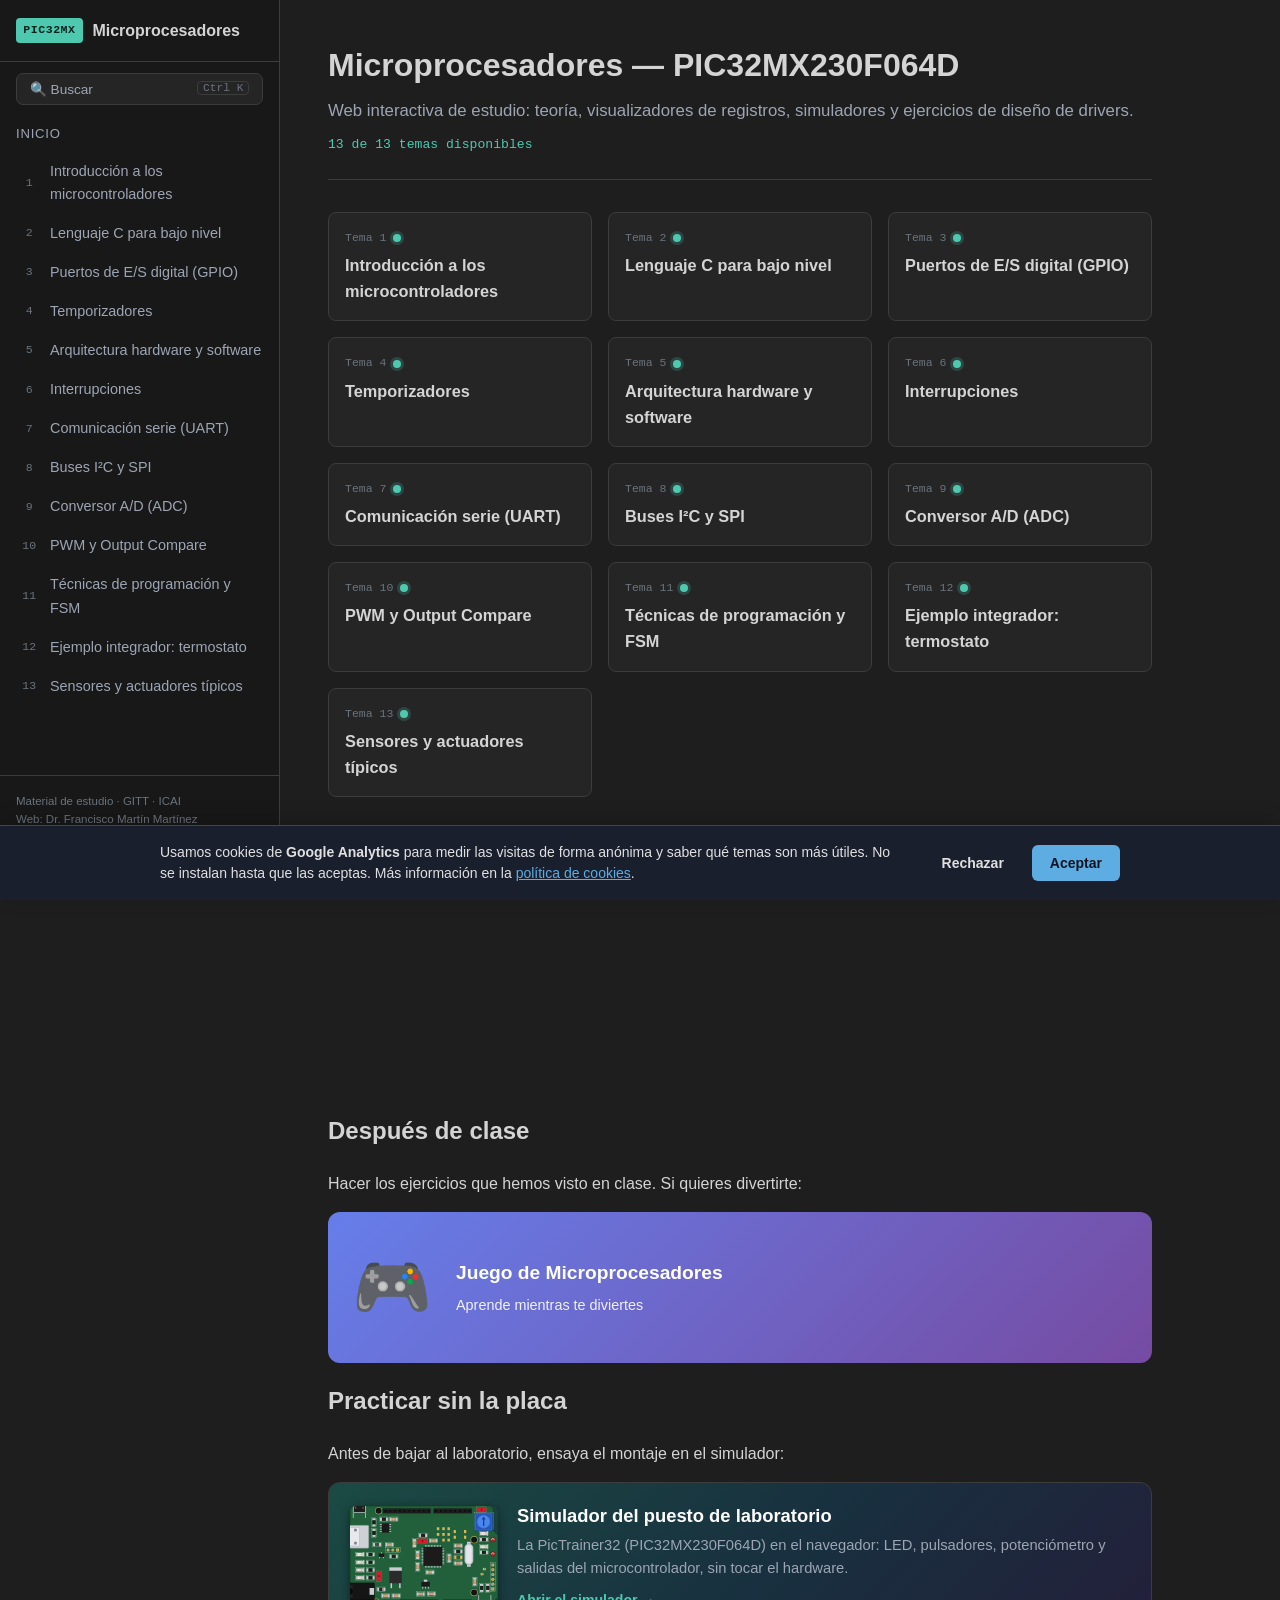
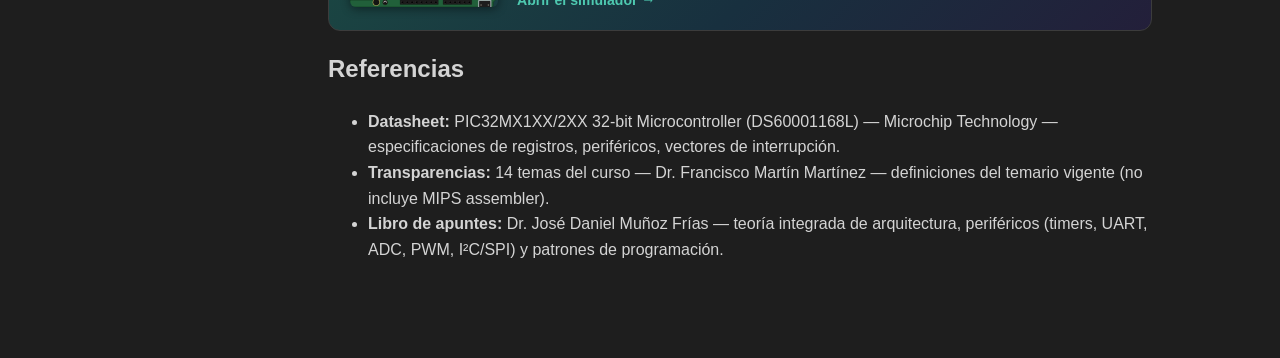
<file: microprocesadores/index.html>
<!DOCTYPE html>
<html lang="es">
<head>
  <meta charset="utf-8">
  <meta name="viewport" content="width=device-width, initial-scale=1">
  <title>Microprocesadores · PIC32MX230F064D</title>
  <link rel="stylesheet" href="assets/css/estilos.css">
  <!-- Google tag (gtag.js) + Consent Mode v2 -->
  <script async src="https://www.googletagmanager.com/gtag/js?id=G-M022B3BJJS"></script>
  <script>
    window.dataLayer = window.dataLayer || [];
    function gtag(){dataLayer.push(arguments);}
    // Por defecto sin consentimiento (RGPD/LSSI): no se usan cookies de analítica
    gtag('consent', 'default', {
      'ad_storage': 'denied',
      'ad_user_data': 'denied',
      'ad_personalization': 'denied',
      'analytics_storage': 'denied',
      'wait_for_update': 500
    });
    gtag('js', new Date());
    gtag('config', 'G-M022B3BJJS');
    // Aplica el consentimiento previo si el usuario ya lo dio
    try {
      if (localStorage.getItem('cookie-consent') === 'granted') {
        gtag('consent', 'update', { 'analytics_storage': 'granted' });
      }
    } catch (e) {}
  </script>
</head>
<body>
  <button id="mpi-menu-btn" type="button" aria-label="Menú">☰</button>
  <div class="mpi-layout">
    <aside class="mpi-sidebar">
      <a class="mpi-marca" href="#/">
        <span class="mpi-marca-chip">PIC32MX</span>
        <span class="mpi-marca-txt">Microprocesadores</span>
      </a>
      <nav id="mpi-nav" aria-label="Temas"></nav>
      <footer class="mpi-pie">Material de estudio · GITT · ICAI<br>
        Web: Dr. Francisco Martín Martínez<br>
        Última actualización: <span class="ult-act" data-ruta="microprocesadores">junio 2026</span><br>
        Licencia: <a href="https://creativecommons.org/licenses/by-nc-sa/4.0/deed.es" rel="license" target="_blank" style="color:inherit">CC BY-NC-SA 4.0</a><br>
        <a href="/privacidad.html" style="color:inherit">Política de privacidad y cookies</a></footer>
    </aside>
    <main id="mpi-main" class="mpi-main"></main>
  </div>

  <!-- Sin build, sin módulos ES, sin CDN: funciona bajo file:// y en GitHub Pages -->
  <script src="assets/js/resaltar-c.js"></script>
  <script src="datos/registros.js"></script>
  <script src="datos/pps.js"></script>
  <script src="assets/js/componentes/visor-bits.js"></script>
  <script src="assets/js/componentes/sim-timer.js"></script>
  <script src="assets/js/componentes/pps-remap.js"></script>
  <script src="assets/js/componentes/ejercicio-driver.js"></script>
  <script src="assets/js/componentes/trama-uart.js"></script>
  <script src="assets/js/componentes/calc-baudios.js"></script>
  <script src="assets/js/componentes/cola-circular.js"></script>
  <script src="assets/js/componentes/sim-servo.js"></script>
  <script src="assets/js/componentes/fsm-garaje.js"></script>
  <script src="assets/js/componentes/fsm-ejemplos.js"></script>
  <script src="assets/js/componentes/sim-gpio.js"></script>
  <script src="assets/js/componentes/sim-motor.js"></script>
  <script src="assets/js/componentes/sim-adc-sensor.js"></script>
  <script src="assets/js/componentes/sim-sar.js"></script>
  <script src="assets/js/componentes/sim-adc-scan.js"></script>
  <script src="assets/js/componentes/sim-i2c-trama.js"></script>
  <script src="assets/js/componentes/sim-i2c-driver.js"></script>
  <script src="assets/js/componentes/sim-prioridades.js"></script>
  <script src="assets/js/componentes/tarjeta-simulador.js"></script>
  <script src="assets/js/temas.js"></script>
  <script src="datos/temas/temporizadores.js"></script>
  <script src="datos/temas/introduccion-microcontroladores.js"></script>
  <script src="datos/temas/lenguaje-c-bajo-nivel.js"></script>
  <script src="datos/temas/puertos-entrada-salida.js"></script>
  <script src="datos/temas/arquitectura-mips.js"></script>
  <script src="datos/temas/interrupciones.js"></script>
  <script src="datos/temas/comunicacion-serie-uart.js"></script>
  <script src="datos/temas/buses-i2c-spi.js"></script>
  <script src="datos/temas/conversor-analogico-digital.js"></script>
  <script src="datos/temas/pwm-output-compare.js"></script>
  <script src="datos/temas/tecnicas-programacion-fsm.js"></script>
  <script src="datos/temas/ejemplo-integrador-termostato.js"></script>
  <script src="datos/temas/sensores-actuadores.js"></script>
  <script src="assets/js/examen.js"></script>
  <script src="assets/js/buscador.js"></script>
  <script src="assets/js/app.js"></script>
  <script>
    // Menú lateral en móvil
    (function () {
      var btn = document.getElementById('mpi-menu-btn');
      var lay = document.querySelector('.mpi-layout');
      btn.addEventListener('click', function () { lay.classList.toggle('mpi-sidebar-abierta'); });
      document.getElementById('mpi-main').addEventListener('click', function () { lay.classList.remove('mpi-sidebar-abierta'); });
    })();
  </script>
  <script src="/cookies.js" data-purpose="y saber qué temas son más útiles" defer></script>
  <script src="/ultima-actualizacion.js" defer></script>
</body>
</html>
</file>
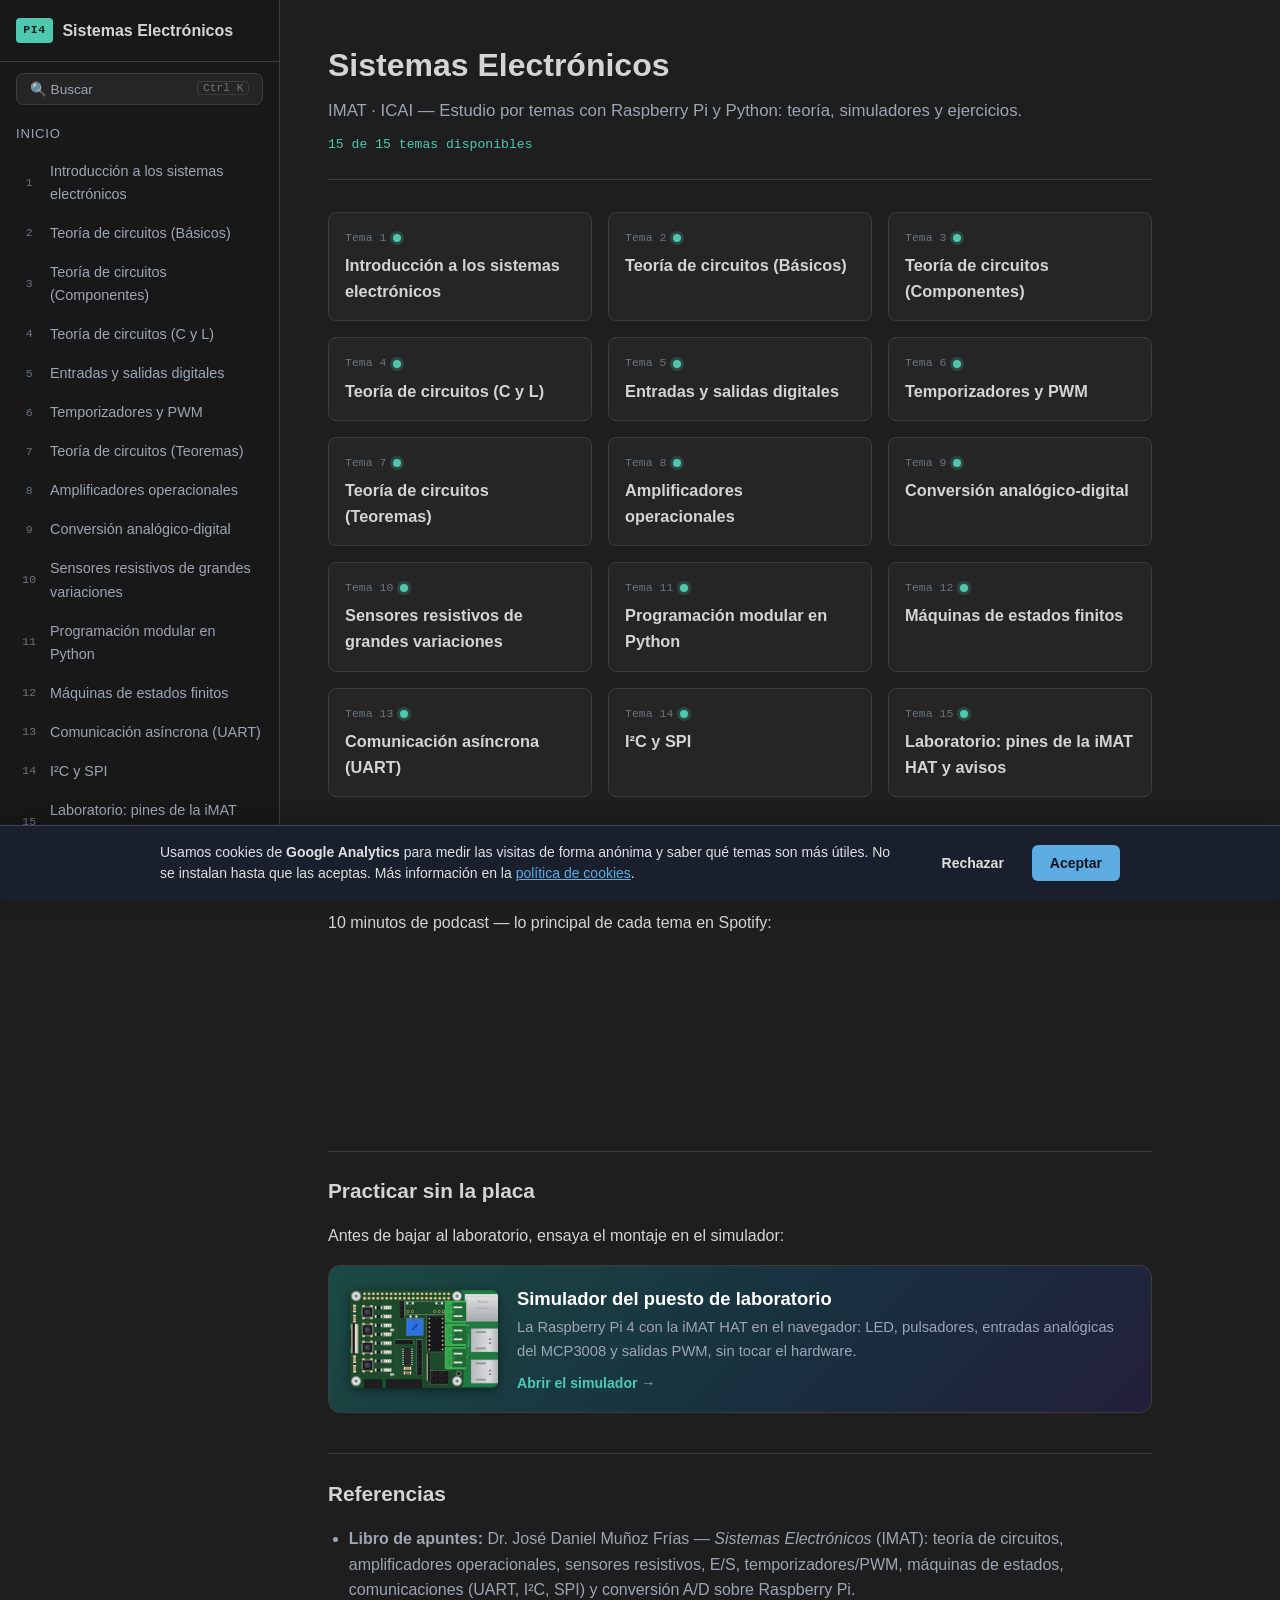
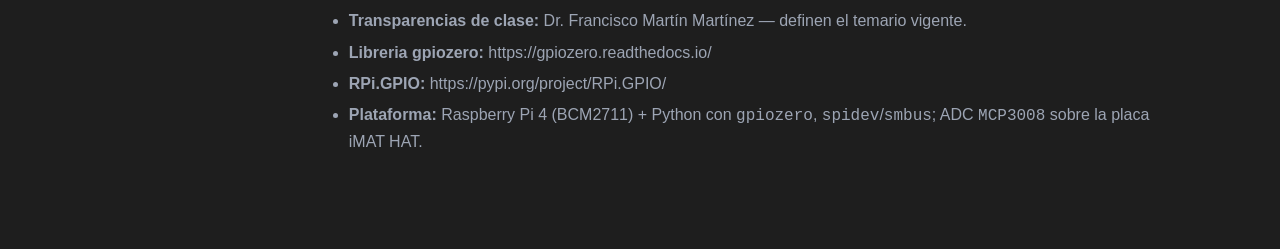
<file: sistemaselectronicos/index.html>
<!DOCTYPE html>
<html lang="es">
<head>
  <meta charset="utf-8">
  <meta name="viewport" content="width=device-width, initial-scale=1">
  <title>Sistemas Electrónicos · RaspBerry Pi 4 + IMAT HAT</title>
  <link rel="stylesheet" href="assets/css/estilos.css">
  <!-- Google tag (gtag.js) + Consent Mode v2 -->
  <script async src="https://www.googletagmanager.com/gtag/js?id=G-M022B3BJJS"></script>
  <script>
    window.dataLayer = window.dataLayer || [];
    function gtag(){dataLayer.push(arguments);}
    // Por defecto sin consentimiento (RGPD/LSSI): no se usan cookies de analítica
    gtag('consent', 'default', {
      'ad_storage': 'denied',
      'ad_user_data': 'denied',
      'ad_personalization': 'denied',
      'analytics_storage': 'denied',
      'wait_for_update': 500
    });
    gtag('js', new Date());
    gtag('config', 'G-M022B3BJJS');
    // Aplica el consentimiento previo si el usuario ya lo dio
    try {
      if (localStorage.getItem('cookie-consent') === 'granted') {
        gtag('consent', 'update', { 'analytics_storage': 'granted' });
      }
    } catch (e) {}
  </script>
</head>
<body>
  <button id="mpi-menu-btn" type="button" aria-label="Menú">☰</button>
  <div class="mpi-layout">
    <aside class="mpi-sidebar">
      <a class="mpi-marca" href="#/">
        <span class="mpi-marca-chip">PI4</span>
        <span class="mpi-marca-txt">Sistemas Electrónicos</span>
      </a>
      <nav id="mpi-nav" aria-label="Temas"></nav>
      <footer class="mpi-pie">Material de estudio · IMAT · ICAI<br>
        Web: Dr. Francisco Martín Martínez<br>
        Última actualización: <span class="ult-act" data-ruta="sistemaselectronicos">junio 2026</span><br>
        Licencia: <a href="https://creativecommons.org/licenses/by-nc-sa/4.0/deed.es" rel="license" target="_blank" style="color:inherit">CC BY-NC-SA 4.0</a><br>
        <a href="/privacidad.html" style="color:inherit">Política de privacidad y cookies</a></footer>
    </aside>
    <main id="mpi-main" class="mpi-main"></main>
  </div>

  <!-- Sin build, sin módulos ES, sin CDN: funciona bajo file:// y en GitHub Pages -->
  <!-- 1) Motor y utilidades (genéricos, no tocar) -->
  <script src="assets/js/resaltar-py.js"></script>
  <!-- 3) Componentes (genéricos + los de Sistemas Electrónicos) -->
  <script src="assets/js/componentes/ejercicio-driver.js"></script>
  <script src="assets/js/componentes/codigo-tabs.js"></script>
  <script src="assets/js/componentes/muestreo-cuantizacion.js"></script>
  <script src="assets/js/componentes/niveles-logicos.js"></script>
  <script src="assets/js/componentes/divisor-tension.js"></script>
  <script src="assets/js/componentes/transitorio-rc.js"></script>
  <script src="assets/js/componentes/filtro-pwm.js"></script>
  <script src="assets/js/componentes/sim-opamp.js"></script>
  <script src="assets/js/componentes/acond-ntc.js"></script>
  <script src="assets/js/componentes/sim-gpio.js"></script>
  <script src="assets/js/componentes/sim-servo.js"></script>
  <script src="assets/js/componentes/sim-motor.js"></script>
  <script src="assets/js/componentes/sim-pwm.js"></script>
  <script src="assets/js/componentes/fsm-cisterna.js"></script>
  <script src="assets/js/componentes/fsm-cerradura.js"></script>
  <script src="assets/js/componentes/fsm-aparcamiento.js"></script>
  <script src="assets/js/componentes/fsm-garaje.js"></script>
  <script src="assets/js/componentes/trama-uart.js"></script>
  <script src="assets/js/componentes/sim-i2c-trama.js"></script>
  <script src="assets/js/componentes/sim-spi.js"></script>
  <script src="assets/js/componentes/sim-sar.js"></script>
  <script src="assets/js/componentes/sim-adc-sensor.js"></script>
  <script src="assets/js/componentes/fig-circuito.js"></script>
  <script src="assets/js/componentes/sim-transistor.js"></script>
  <script src="assets/js/componentes/sim-rele.js"></script>
  <script src="assets/js/componentes/sim-serie-paralelo.js"></script>
  <script src="assets/js/componentes/sim-cadena-acond.js"></script>
  <script src="assets/js/componentes/tarjeta-simulador.js"></script>
  <!-- 4) Registro de temas + contenido de cada tema -->
  <script src="assets/js/temas.js"></script>
  <script src="datos/temas/introduccion.js"></script>
  <script src="datos/temas/teoria-circuitos.js"></script>
  <script src="datos/temas/teoria-circuitos-componentes.js"></script>
  <script src="datos/temas/teoria-circuitos-ii.js"></script>
  <script src="datos/temas/teoria-circuitos-teoremas.js"></script>
  <script src="datos/temas/amplificadores-operacionales.js"></script>
  <script src="datos/temas/sensores-resistivos.js"></script>
  <script src="datos/temas/entradas-salidas-digitales.js"></script>
  <script src="datos/temas/temporizadores-pwm.js"></script>
  <script src="datos/temas/programacion-modular.js"></script>
  <script src="datos/temas/maquinas-estados.js"></script>
  <script src="datos/temas/conversion-ad.js"></script>
  <script src="datos/temas/comunicacion-asincrona.js"></script>
  <script src="datos/temas/i2c-spi.js"></script>
  <script src="datos/temas/laboratorio.js"></script>
  <!-- añade aquí cada tema: <script src="datos/temas/<slug>.js"></script> -->
  <!-- 5) Núcleo (router), buscador y modo examen -->
  <script src="assets/js/examen.js"></script>
  <script src="assets/js/buscador.js"></script>
  <script src="assets/js/app.js"></script>
  <script>
    // Menú lateral en móvil
    (function () {
      var btn = document.getElementById('mpi-menu-btn');
      var lay = document.querySelector('.mpi-layout');
      btn.addEventListener('click', function () { lay.classList.toggle('mpi-sidebar-abierta'); });
      document.getElementById('mpi-main').addEventListener('click', function () { lay.classList.remove('mpi-sidebar-abierta'); });
    })();
  </script>
  <script src="/cookies.js" data-purpose="y saber qué temas son más útiles" defer></script>
  <script src="/ultima-actualizacion.js" defer></script>
</body>
</html>
</file>
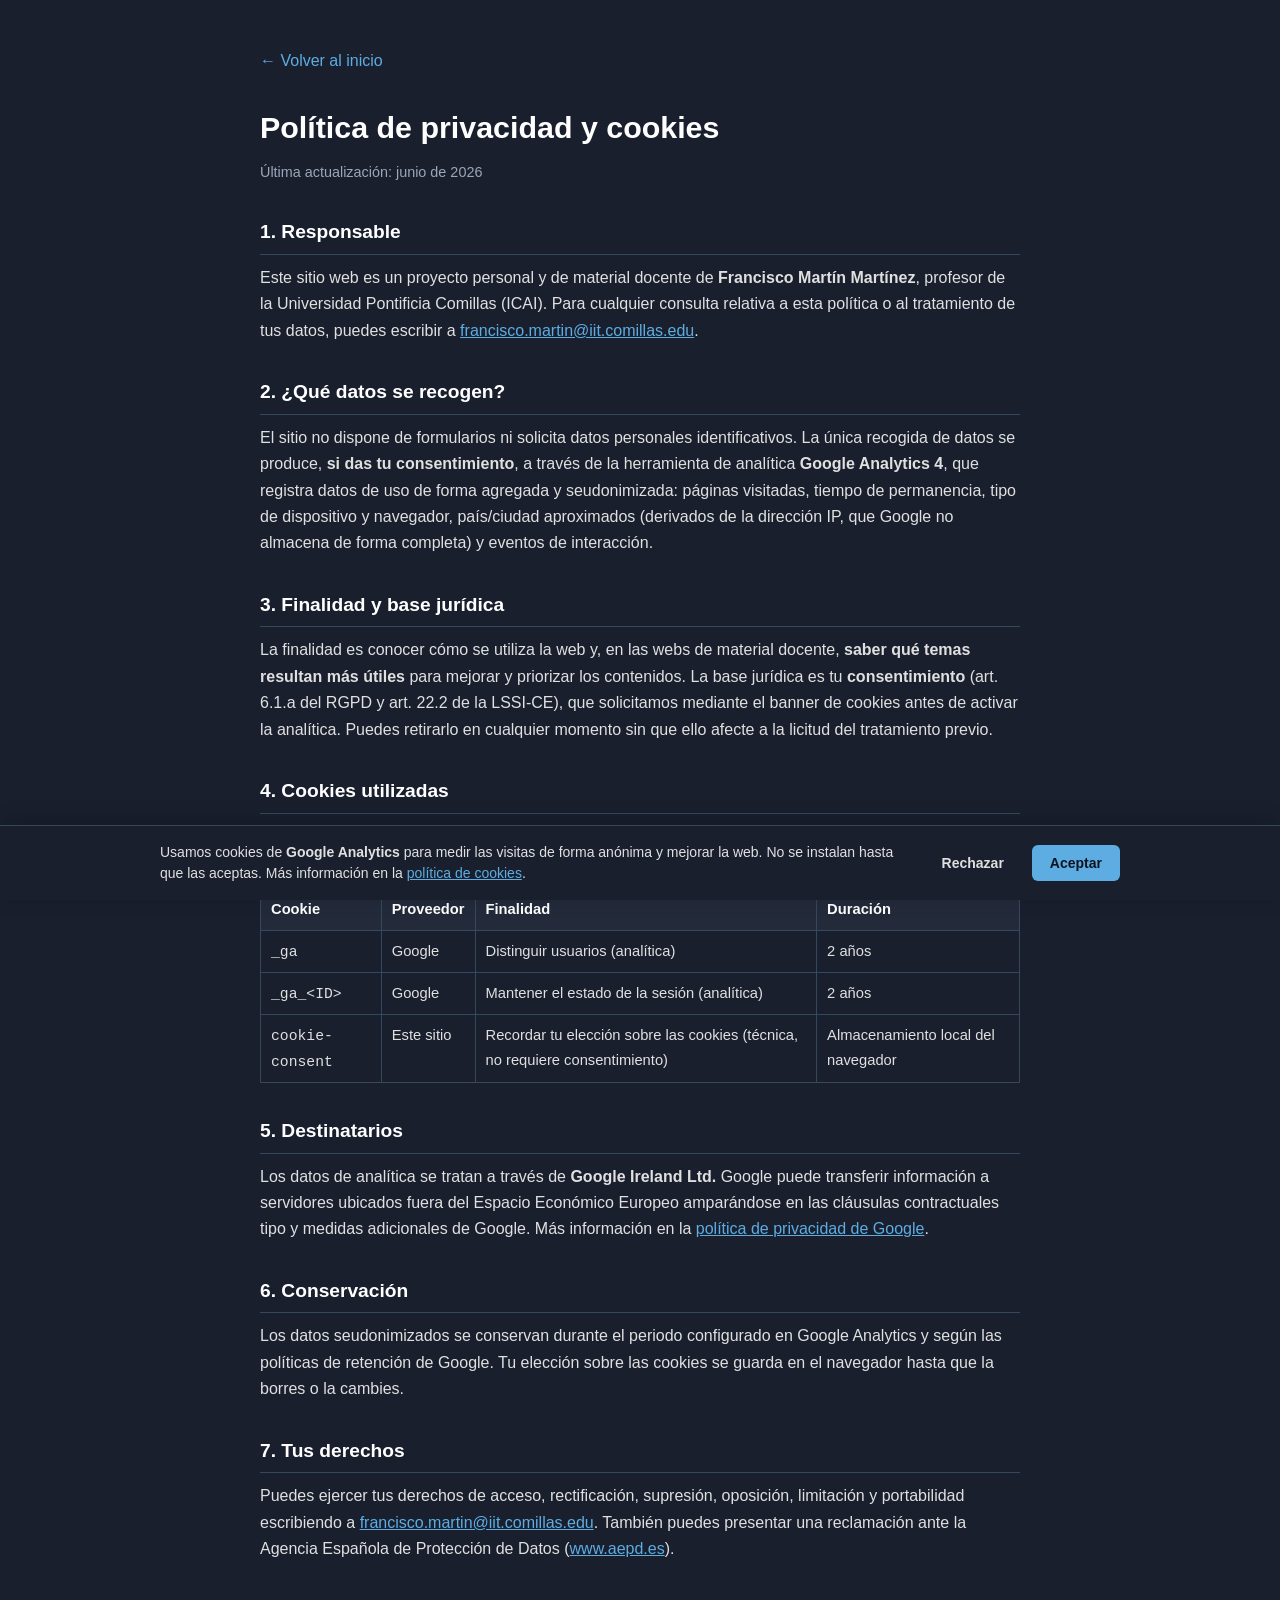
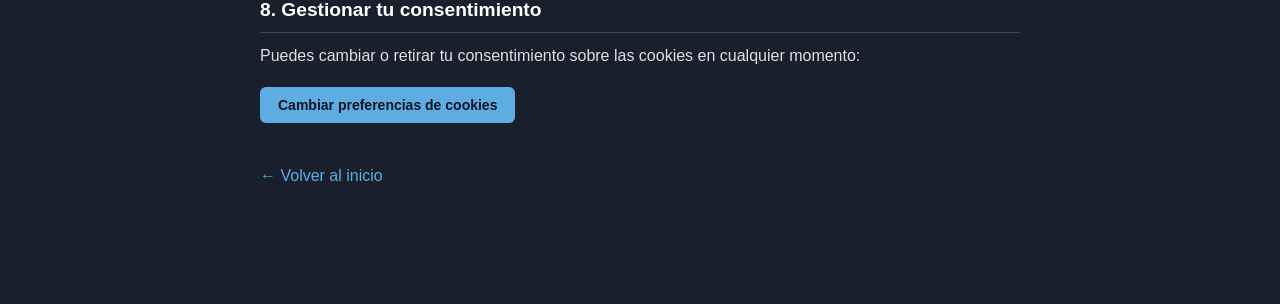
<file: privacidad.html>
<!DOCTYPE html>
<html lang="es">
<head>
  <meta charset="UTF-8">
  <meta name="viewport" content="width=device-width, initial-scale=1.0">
  <title>Política de privacidad y cookies · Dr. Francisco Martín Martínez</title>
  <!-- Google tag (gtag.js) + Consent Mode v2 -->
  <script async src="https://www.googletagmanager.com/gtag/js?id=G-M022B3BJJS"></script>
  <script>
    window.dataLayer = window.dataLayer || [];
    function gtag(){dataLayer.push(arguments);}
    gtag('consent', 'default', {
      'ad_storage': 'denied',
      'ad_user_data': 'denied',
      'ad_personalization': 'denied',
      'analytics_storage': 'denied',
      'wait_for_update': 500
    });
    gtag('js', new Date());
    gtag('config', 'G-M022B3BJJS');
    try {
      if (localStorage.getItem('cookie-consent') === 'granted') {
        gtag('consent', 'update', { 'analytics_storage': 'granted' });
      }
    } catch (e) {}
  </script>
  <style>
    * { margin: 0; padding: 0; box-sizing: border-box; }
    body {
      font-family: -apple-system, BlinkMacSystemFont, 'Segoe UI', Roboto, sans-serif;
      line-height: 1.65; color: #e0e0e0; background: #1a1f2e;
    }
    .wrap { max-width: 800px; margin: 0 auto; padding: 48px 20px 80px; }
    a { color: #5dade2; }
    h1 { font-size: 1.9rem; margin-bottom: 8px; color: #fff; }
    h2 { font-size: 1.2rem; margin: 32px 0 10px; color: #fff; border-bottom: 1px solid #34495e; padding-bottom: 6px; }
    p, li { margin-bottom: 10px; }
    ul { padding-left: 22px; }
    .updated { color: #9aa7b8; font-size: .9rem; margin-bottom: 24px; }
    .back { display: inline-block; margin-bottom: 28px; color: #5dade2; text-decoration: none; }
    .back:hover { text-decoration: underline; }
    table { width: 100%; border-collapse: collapse; margin: 12px 0; font-size: .92rem; }
    th, td { text-align: left; padding: 8px 10px; border: 1px solid #34495e; vertical-align: top; }
    th { background: #232a3a; color: #fff; }
    .btn {
      display: inline-block; margin-top: 8px; cursor: pointer;
      background: #5dade2; color: #0d1320; border: 0; border-radius: 6px;
      padding: 10px 18px; font-size: 14px; font-weight: 600; font-family: inherit;
    }
    .btn:hover { background: #7fc1e8; }
  </style>
</head>
<body>
  <div class="wrap">
    <a class="back" href="/">&larr; Volver al inicio</a>
    <h1>Política de privacidad y cookies</h1>
    <p class="updated">Última actualización: junio de 2026</p>

    <h2>1. Responsable</h2>
    <p>Este sitio web es un proyecto personal y de material docente de <strong>Francisco Martín Martínez</strong>,
      profesor de la Universidad Pontificia Comillas (ICAI). Para cualquier consulta relativa a esta política o al
      tratamiento de tus datos, puedes escribir a
      <a href="mailto:francisco.martin@iit.comillas.edu">francisco.martin@iit.comillas.edu</a>.</p>

    <h2>2. ¿Qué datos se recogen?</h2>
    <p>El sitio no dispone de formularios ni solicita datos personales identificativos. La única recogida de datos
      se produce, <strong>si das tu consentimiento</strong>, a través de la herramienta de analítica
      <strong>Google Analytics 4</strong>, que registra datos de uso de forma agregada y seudonimizada:
      páginas visitadas, tiempo de permanencia, tipo de dispositivo y navegador, país/ciudad aproximados (derivados
      de la dirección IP, que Google no almacena de forma completa) y eventos de interacción.</p>

    <h2>3. Finalidad y base jurídica</h2>
    <p>La finalidad es conocer cómo se utiliza la web y, en las webs de material docente, <strong>saber qué temas
      resultan más útiles</strong> para mejorar y priorizar los contenidos. La base jurídica es tu
      <strong>consentimiento</strong> (art. 6.1.a del RGPD y art. 22.2 de la LSSI-CE), que solicitamos mediante el
      banner de cookies antes de activar la analítica. Puedes retirarlo en cualquier momento sin que ello afecte a la
      licitud del tratamiento previo.</p>

    <h2>4. Cookies utilizadas</h2>
    <p>Las cookies de analítica <strong>solo se instalan tras tu aceptación</strong>. Mientras no aceptes, Google
      Analytics funciona en modo «consentimiento denegado» (Consent Mode v2) y no almacena cookies.</p>
    <table>
      <thead>
        <tr><th>Cookie</th><th>Proveedor</th><th>Finalidad</th><th>Duración</th></tr>
      </thead>
      <tbody>
        <tr><td><code>_ga</code></td><td>Google</td><td>Distinguir usuarios (analítica)</td><td>2 años</td></tr>
        <tr><td><code>_ga_&lt;ID&gt;</code></td><td>Google</td><td>Mantener el estado de la sesión (analítica)</td><td>2 años</td></tr>
        <tr><td><code>cookie-consent</code></td><td>Este sitio</td><td>Recordar tu elección sobre las cookies (técnica, no requiere consentimiento)</td><td>Almacenamiento local del navegador</td></tr>
      </tbody>
    </table>

    <h2>5. Destinatarios</h2>
    <p>Los datos de analítica se tratan a través de <strong>Google Ireland Ltd.</strong> Google puede transferir
      información a servidores ubicados fuera del Espacio Económico Europeo amparándose en las cláusulas contractuales
      tipo y medidas adicionales de Google. Más información en la
      <a href="https://policies.google.com/privacy" target="_blank" rel="noopener">política de privacidad de Google</a>.</p>

    <h2>6. Conservación</h2>
    <p>Los datos seudonimizados se conservan durante el periodo configurado en Google Analytics y según las políticas
      de retención de Google. Tu elección sobre las cookies se guarda en el navegador hasta que la borres o la cambies.</p>

    <h2>7. Tus derechos</h2>
    <p>Puedes ejercer tus derechos de acceso, rectificación, supresión, oposición, limitación y portabilidad escribiendo
      a <a href="mailto:francisco.martin@iit.comillas.edu">francisco.martin@iit.comillas.edu</a>. También puedes
      presentar una reclamación ante la Agencia Española de Protección de Datos
      (<a href="https://www.aepd.es" target="_blank" rel="noopener">www.aepd.es</a>).</p>

    <h2>8. Gestionar tu consentimiento</h2>
    <p>Puedes cambiar o retirar tu consentimiento sobre las cookies en cualquier momento:</p>
    <button class="btn" type="button" onclick="openCookieSettings()">Cambiar preferencias de cookies</button>

    <p style="margin-top:40px"><a class="back" href="/">&larr; Volver al inicio</a></p>
  </div>

  <script src="/cookies.js" defer></script>
</body>
</html>
</file>
